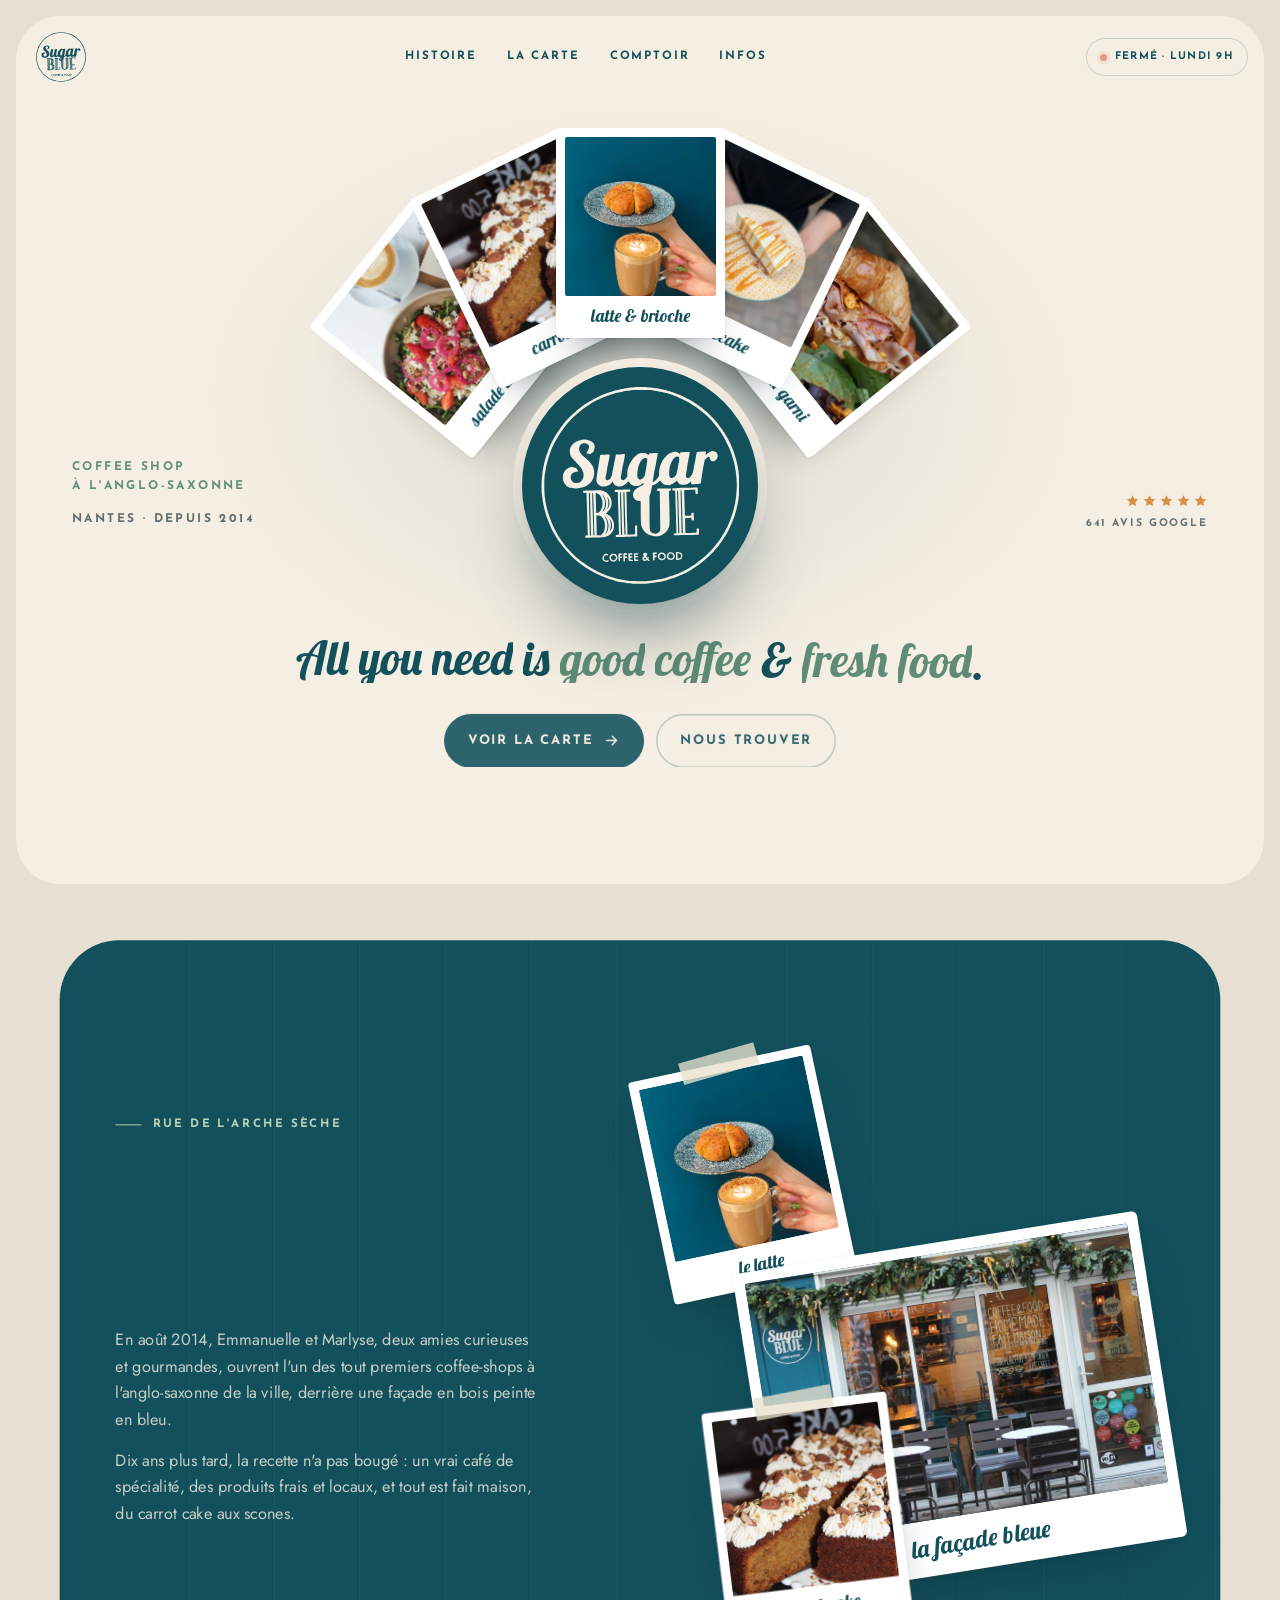
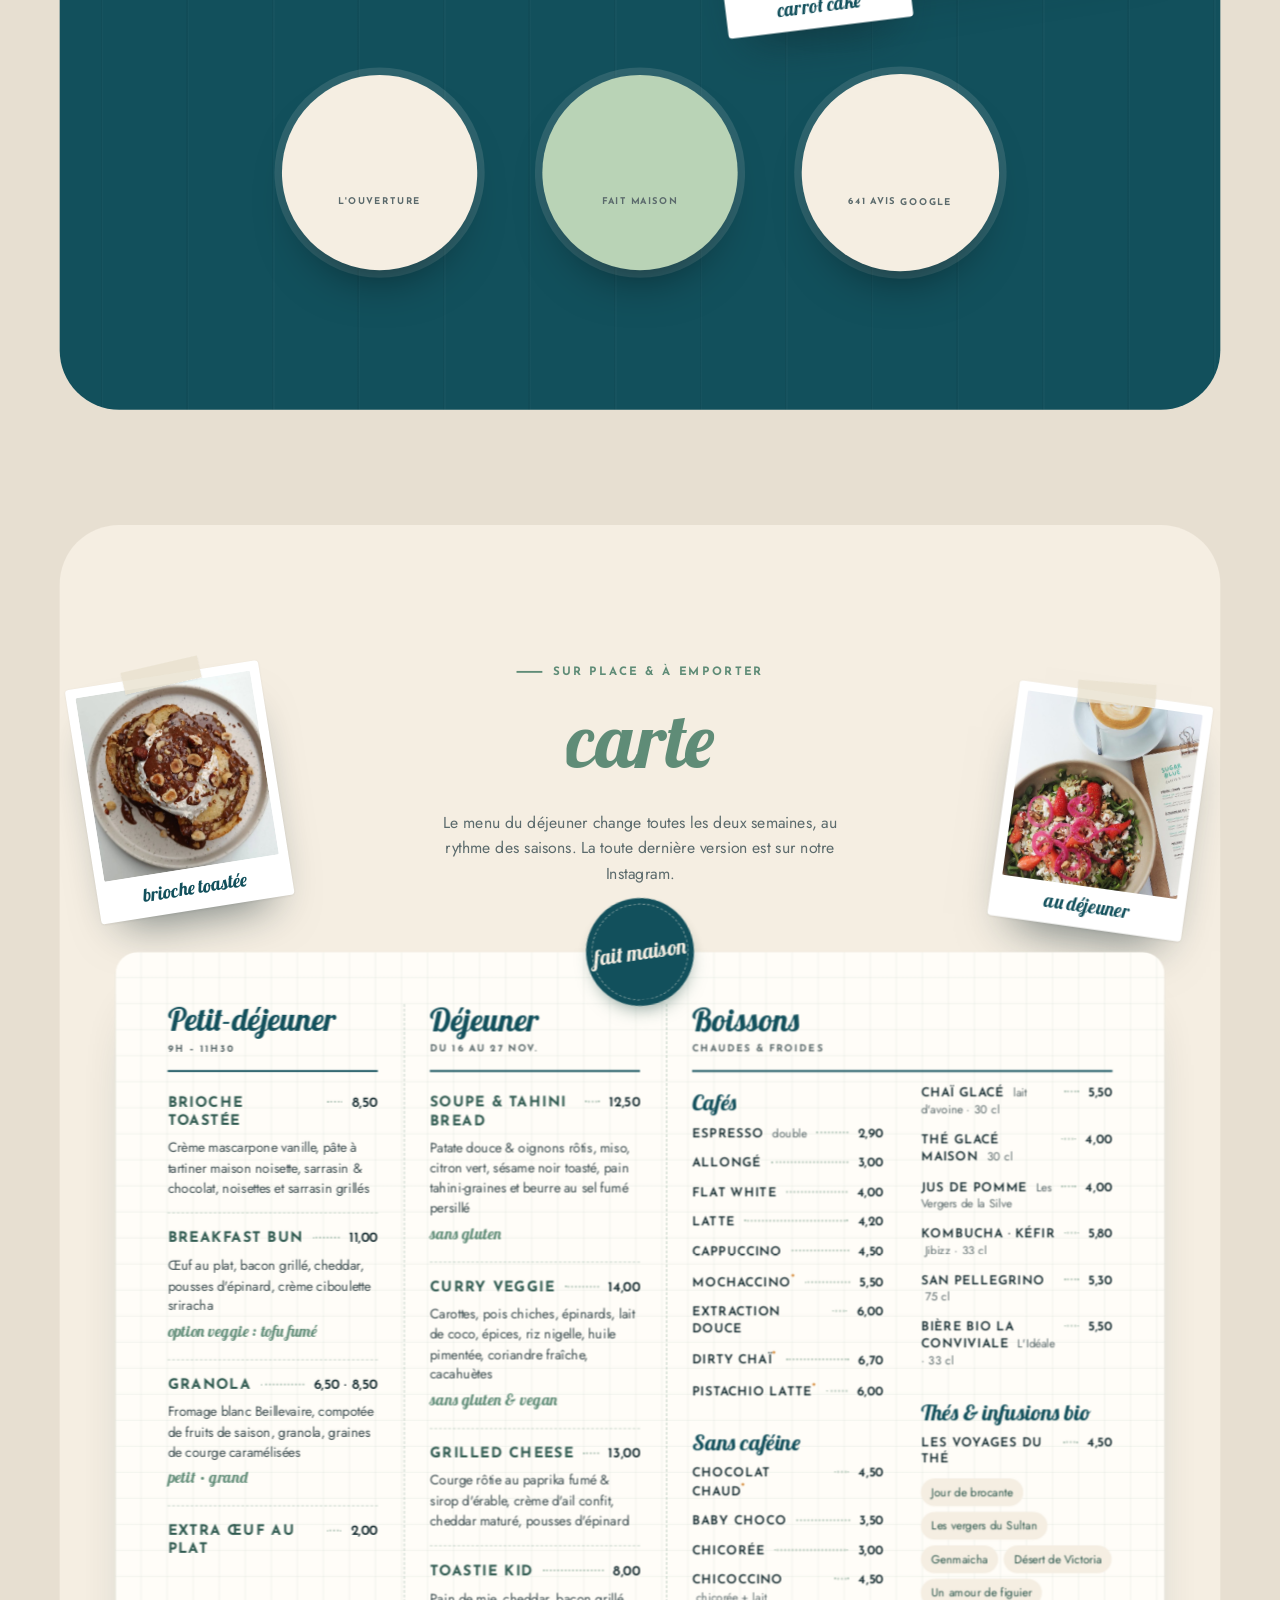
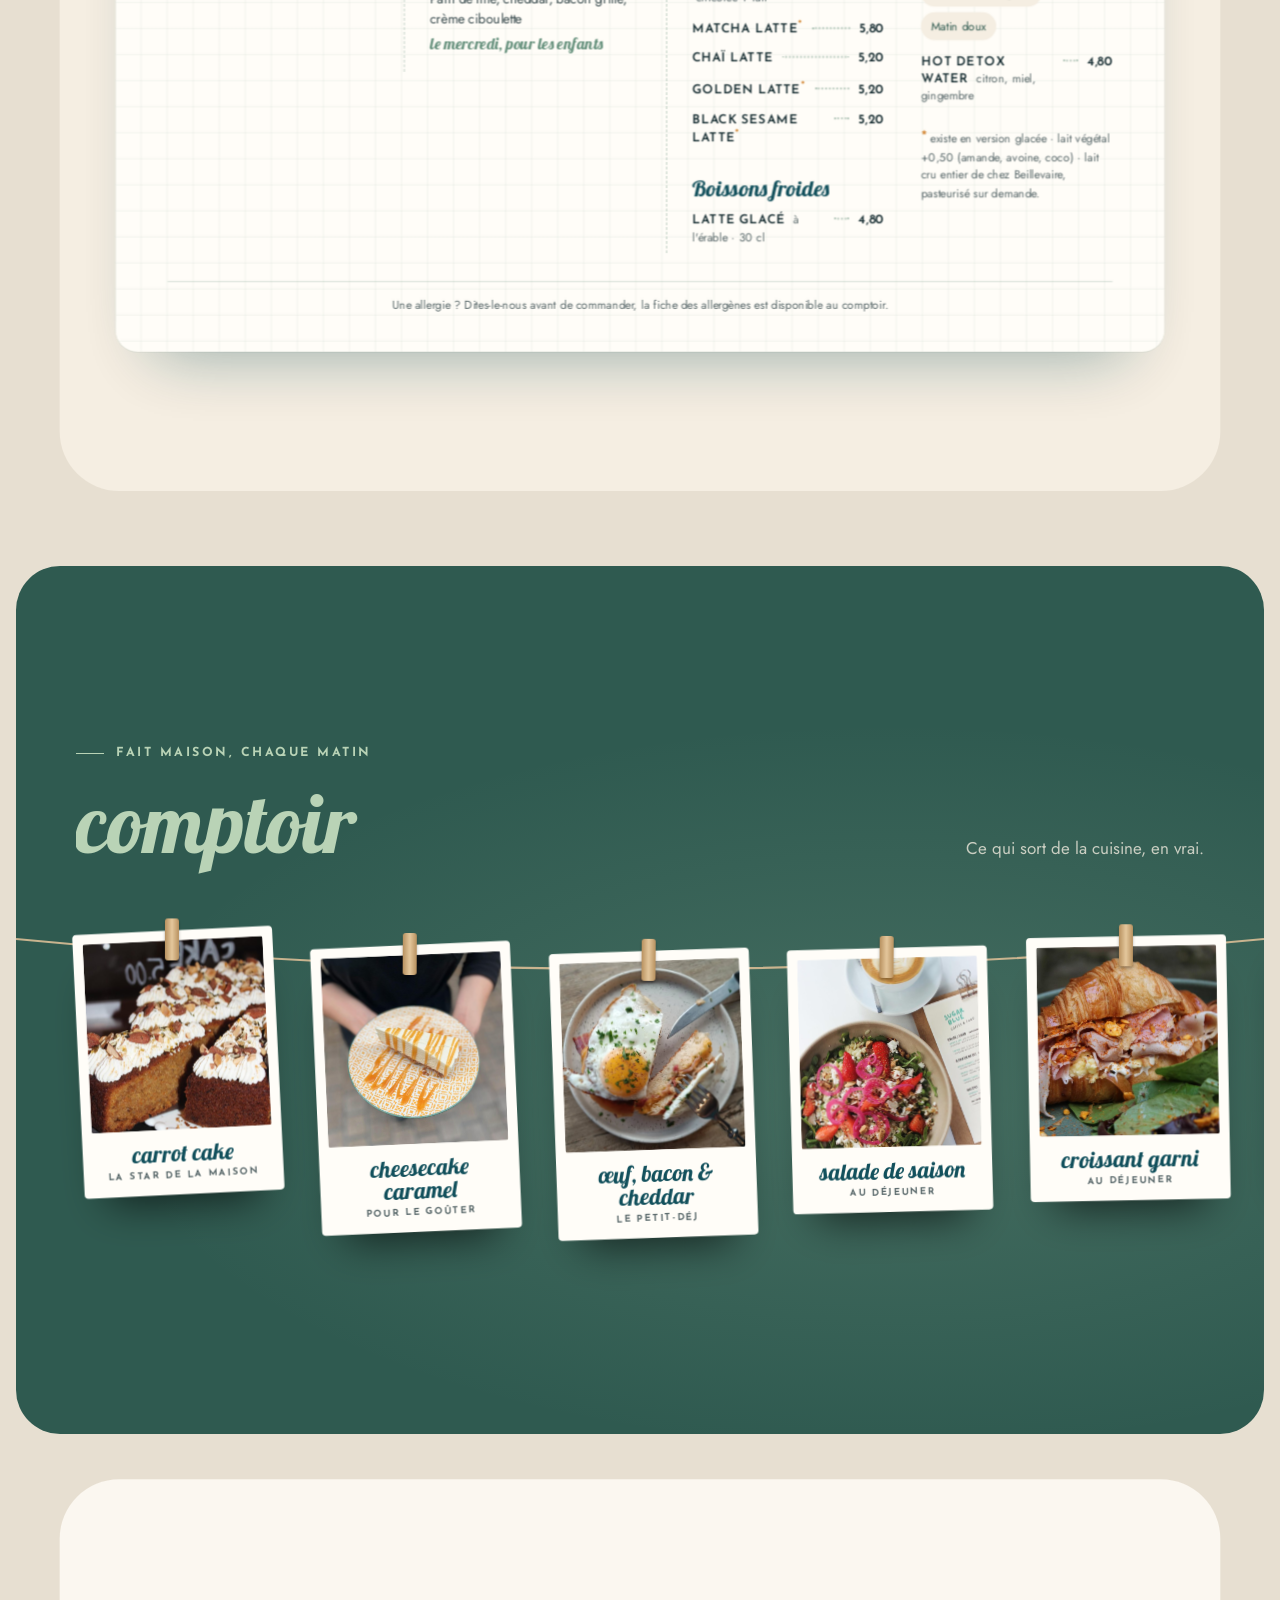
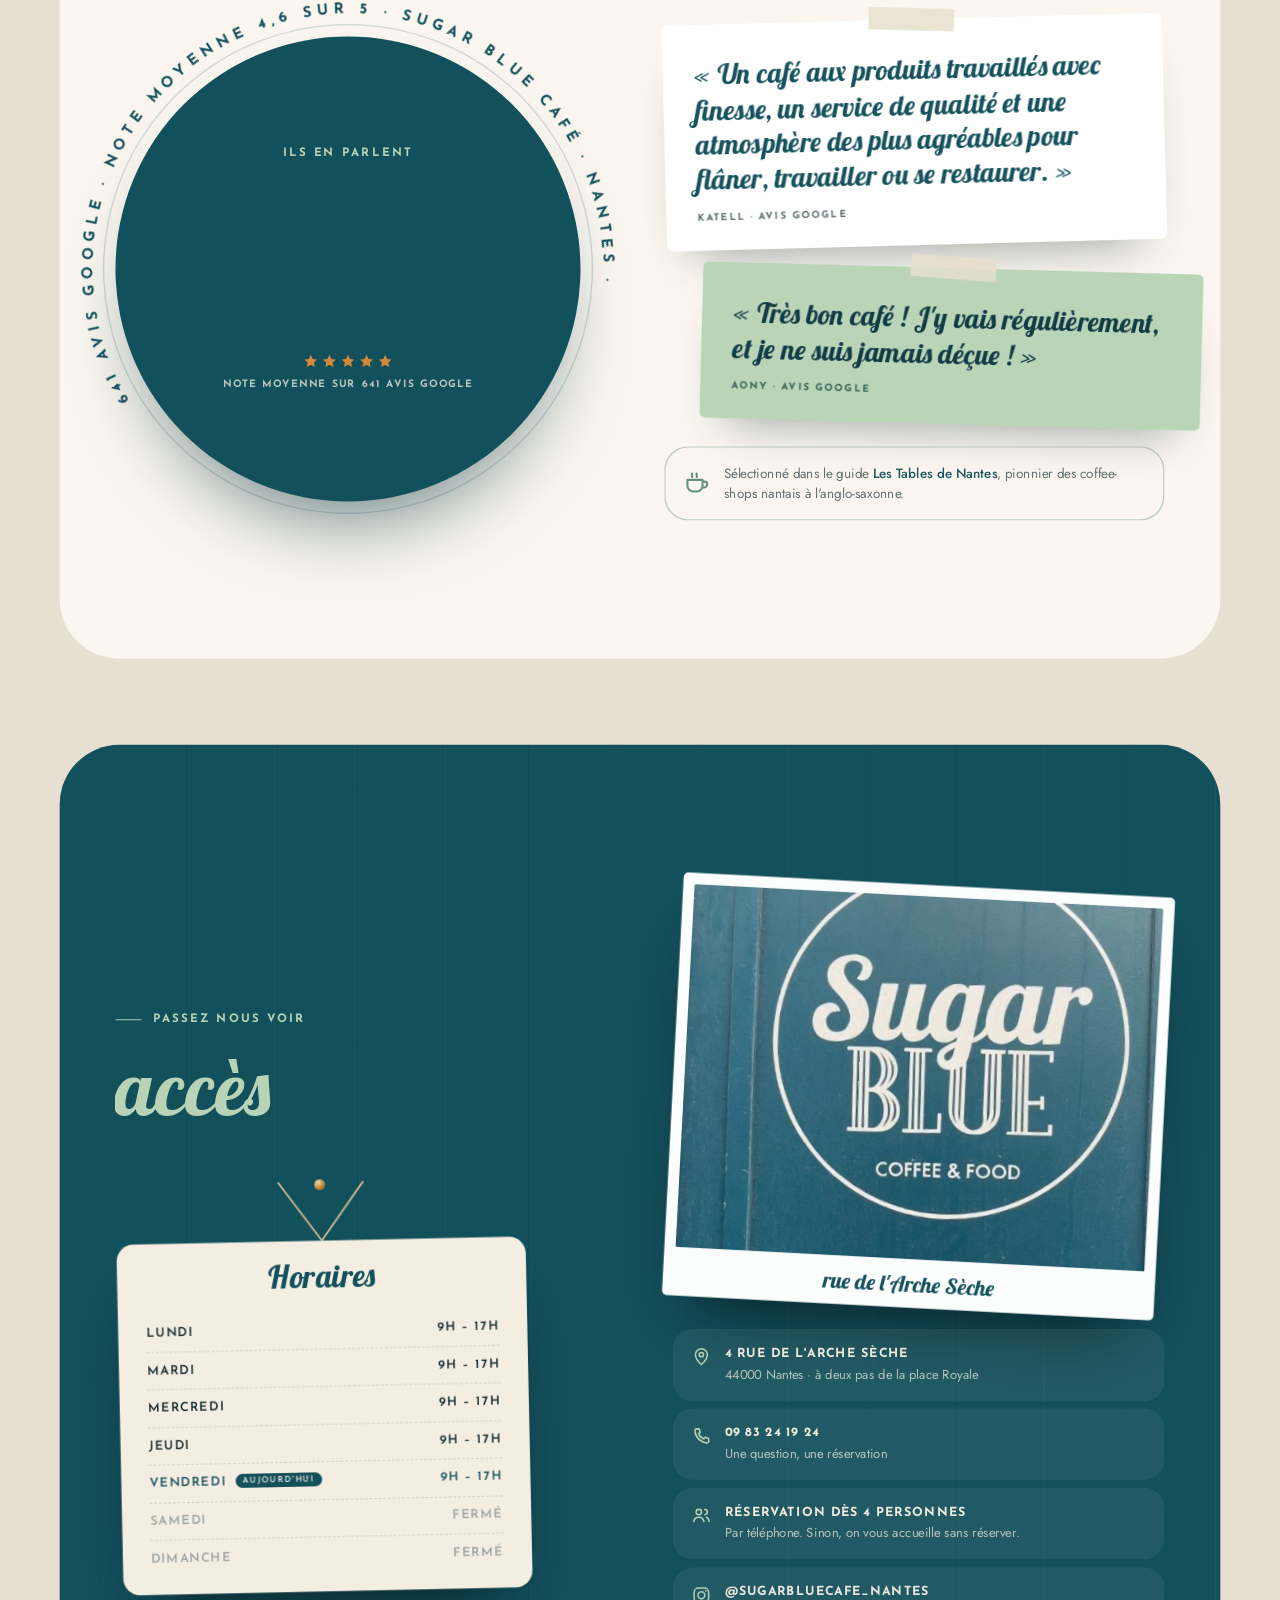
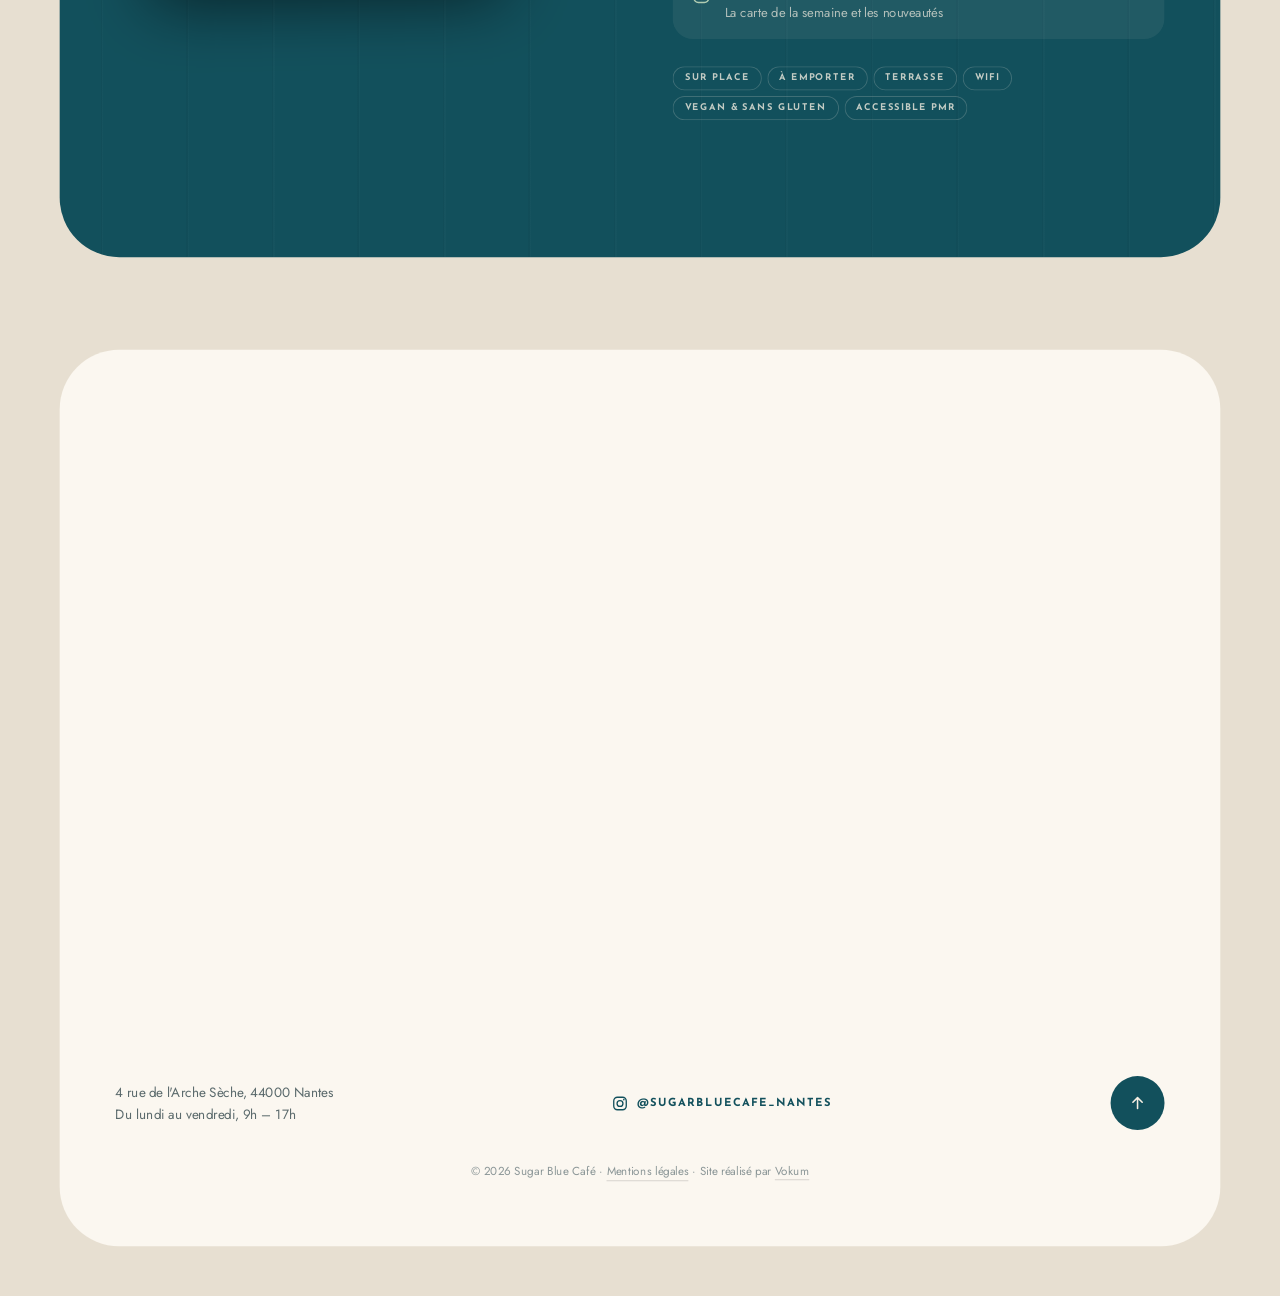
<file: index.html>
<!DOCTYPE html>
<html lang="fr">
<head>
<meta charset="utf-8">
<meta name="viewport" content="width=device-width, initial-scale=1">
<title>Sugar Blue Café — Coffee shop & brunch à Nantes depuis 2014</title>
<!-- OG:START -->
  <meta property="og:type" content="website">
  <meta property="og:site_name" content="Sugar Blue Café">
  <meta property="og:locale" content="fr_FR">
  <meta property="og:title" content="Sugar Blue Café — Coffee &amp; Food, Nantes">
  <meta property="og:description" content="All you need is good coffee &amp; fresh food. Fait maison depuis 2014, rue de l&#x27;Arche Sèche.">
  <meta property="og:url" content="https://sugar-blue.vercel.app/">
  <meta property="og:image" content="https://sugar-blue.vercel.app/og.jpg?v=3cf128dd">
  <meta property="og:image:secure_url" content="https://sugar-blue.vercel.app/og.jpg?v=3cf128dd">
  <meta property="og:image:type" content="image/jpeg">
  <meta property="og:image:width" content="1200">
  <meta property="og:image:height" content="630">
  <meta property="og:image:alt" content="Sugar Blue Café — aperçu du site">
  <meta name="twitter:card" content="summary_large_image">
  <meta name="twitter:title" content="Sugar Blue Café — Coffee &amp; Food, Nantes">
  <meta name="twitter:description" content="All you need is good coffee &amp; fresh food. Fait maison depuis 2014, rue de l&#x27;Arche Sèche.">
  <meta name="twitter:image" content="https://sugar-blue.vercel.app/og.jpg?v=3cf128dd">
<!-- OG:END -->
<meta name="description" content="Sugar Blue, coffee-shop à l'anglo-saxonne au 4 rue de l'Arche Sèche à Nantes depuis 2014. Café de spécialité, petit-déjeuner, déjeuner de saison et pâtisseries faites maison. Du lundi au vendredi, 9h–17h.">
<meta name="theme-color" content="#12505c">
<link rel="icon" href="favicon.svg" type="image/svg+xml">
<link rel="preload" href="fonts/lobster-latin-400-normal.woff2" as="font" type="font/woff2" crossorigin>
<link rel="preload" href="fonts/kumar-one-outline-latin-400-normal.woff2" as="font" type="font/woff2" crossorigin>
<link rel="preload" href="fonts/jost-latin-400-normal.woff2" as="font" type="font/woff2" crossorigin>
<link rel="stylesheet" href="css/style.css?v=51f9aa11">
<script type="application/ld+json">
{"@context":"https://schema.org","@type":"CafeOrCoffeeShop","name":"Sugar Blue Café","image":"img/devanture.jpg","telephone":"+33983241924","servesCuisine":["Café de spécialité","Brunch","Fait maison"],"priceRange":"10–20 €","address":{"@type":"PostalAddress","streetAddress":"4 rue de l'Arche Sèche","postalCode":"44000","addressLocality":"Nantes","addressCountry":"FR"},"geo":{"@type":"GeoCoordinates","latitude":47.2153281,"longitude":-1.5582419},"openingHoursSpecification":[{"@type":"OpeningHoursSpecification","dayOfWeek":["Monday","Tuesday","Wednesday","Thursday","Friday"],"opens":"09:00","closes":"17:00"}],"aggregateRating":{"@type":"AggregateRating","ratingValue":"4.6","reviewCount":"641"},"sameAs":["https://www.instagram.com/sugarbluecafe_nantes/"],"foundingDate":"2014"}
</script>
</head>
<body>

<svg width="0" height="0" style="position:absolute" aria-hidden="true">
  <symbol id="lg" viewBox="0 0 2102 2091"><path d="M990 2085C987 2085 979 2085 972 2084C949 2082 928 2080 920 2079C917 2078 909 2077 903 2076C890 2075 863 2070 856 2069C830 2064 799 2057 788 2054C784 2053 778 2052 776 2051C765 2048 708 2030 686 2022C648 2007 629 1999 603 1987C577 1975 580 1976 552 1961C528 1948 505 1934 494 1927C476 1916 455 1901 445 1894C439 1890 430 1884 426 1880C406 1867 397 1860 380 1845C373 1839 365 1832 364 1831C362 1830 353 1821 343 1812C333 1803 323 1793 319 1789C315 1786 310 1781 307 1778C305 1775 296 1766 289 1758C282 1750 271 1739 266 1733C261 1727 254 1719 251 1715C248 1712 243 1706 240 1702C236 1697 230 1689 225 1683C216 1672 203 1656 197 1647C192 1641 180 1623 170 1607C167 1602 161 1593 158 1588C154 1582 148 1572 145 1565C141 1559 136 1551 134 1548C125 1533 92 1462 82 1434C79 1427 75 1416 72 1409C69 1402 66 1393 64 1388C63 1384 60 1376 58 1371C54 1362 50 1349 42 1319C38 1301 35 1290 32 1279C32 1275 30 1269 29 1266C28 1260 25 1246 22 1228C21 1222 19 1213 19 1208C17 1200 16 1193 14 1176C13 1171 12 1161 11 1154C8 1133 7 1110 6 1061C6 1009 7 979 12 946C12 939 13 931 14 927C15 912 19 880 24 859C25 855 26 848 27 844C31 822 46 760 51 747C52 744 54 739 55 735C58 725 70 691 78 670C82 661 89 642 99 619C107 602 133 552 136 547C137 547 140 542 143 536C153 517 181 474 188 464C190 462 193 457 196 453C208 435 214 427 216 423C218 421 221 417 223 414C226 411 232 403 237 396C243 389 249 382 250 380C251 378 255 374 258 370C262 366 267 361 270 357C275 350 314 311 315 311C316 311 323 304 332 296C352 277 369 262 374 258C376 257 381 253 384 249C388 246 393 242 395 241C396 239 402 235 407 230C413 226 419 221 422 219C435 209 439 206 447 201C456 195 481 178 494 170C498 167 504 163 508 161C518 154 535 144 554 134C571 125 618 102 628 97C634 95 642 91 646 89C658 84 675 77 679 76C680 76 682 75 684 74C688 72 748 52 761 49C765 48 770 46 772 45C783 42 818 34 832 31C841 29 851 27 854 27C858 26 864 25 868 24C871 23 878 22 883 21C888 20 896 18 901 18C906 17 913 16 916 15C924 14 946 11 962 10C1004 6 1091 5 1122 8C1161 11 1180 13 1192 15C1193 15 1198 15 1203 16C1218 17 1245 22 1264 26C1301 34 1324 39 1338 44C1339 45 1344 46 1348 47C1352 48 1358 50 1362 51C1365 52 1371 54 1376 56C1385 58 1387 59 1397 62C1400 63 1404 65 1406 65C1409 66 1417 69 1440 78C1450 82 1471 90 1475 92C1477 93 1499 103 1522 115C1559 133 1590 150 1598 156C1599 157 1604 160 1608 162C1612 164 1616 167 1617 168C1618 168 1621 171 1625 173C1629 175 1633 178 1635 179C1637 181 1641 184 1643 185C1650 189 1669 202 1673 206C1675 207 1680 211 1684 214C1688 216 1694 221 1697 223C1699 226 1703 228 1704 229C1706 230 1712 235 1726 247C1730 250 1736 255 1740 258C1744 261 1752 268 1758 274C1764 279 1771 285 1773 288C1776 290 1784 298 1791 306C1798 314 1808 324 1812 328C1824 340 1837 355 1845 364C1848 368 1852 373 1854 374C1856 376 1858 379 1860 381C1861 384 1865 388 1867 391C1870 395 1875 401 1879 406C1891 422 1904 439 1908 445C1910 448 1914 453 1916 456C1918 459 1922 464 1924 467C1925 470 1928 474 1930 477C1932 480 1935 485 1937 487C1938 489 1941 495 1943 498C1946 502 1948 506 1948 507C1948 507 1950 511 1953 515C1955 518 1958 524 1960 526C1961 529 1963 533 1964 534C1970 542 1994 587 1998 598C2000 602 2003 607 2003 608C2004 610 2006 614 2007 618C2009 621 2011 628 2013 632C2015 637 2018 642 2018 645C2019 648 2020 651 2021 651C2022 653 2028 668 2031 677C2032 681 2034 687 2036 691C2038 695 2040 703 2042 708C2044 714 2046 721 2047 724C2049 730 2058 757 2063 775C2064 778 2066 786 2067 793C2069 800 2071 808 2072 812C2072 816 2074 820 2074 822C2075 825 2076 831 2077 836C2079 847 2081 855 2084 874C2085 881 2087 890 2088 894C2088 898 2089 904 2089 908C2089 912 2090 923 2091 932C2091 940 2093 952 2093 958C2093 964 2094 975 2095 982C2097 1005 2097 1097 2095 1122C2094 1134 2092 1145 2092 1149C2091 1153 2091 1160 2090 1166C2089 1172 2089 1178 2088 1178C2088 1179 2087 1184 2087 1190C2086 1196 2084 1206 2083 1212C2082 1218 2080 1230 2078 1240C2076 1250 2075 1258 2074 1258C2074 1259 2072 1266 2070 1275C2066 1295 2063 1310 2060 1320C2058 1324 2057 1329 2056 1331C2056 1333 2054 1339 2052 1344C2051 1350 2048 1358 2047 1363C2038 1391 2003 1478 1995 1491C1994 1493 1992 1498 1990 1502C1987 1510 1969 1543 1963 1552C1961 1556 1957 1562 1955 1567C1949 1577 1927 1611 1918 1624C1917 1625 1913 1632 1909 1638C1904 1644 1900 1651 1899 1652C1897 1654 1894 1659 1892 1662C1889 1666 1883 1674 1879 1679C1875 1684 1870 1690 1868 1692C1867 1694 1863 1699 1860 1702C1857 1706 1853 1710 1852 1712C1849 1716 1842 1723 1828 1740C1813 1755 1774 1794 1753 1813C1725 1838 1698 1861 1692 1865C1689 1867 1681 1873 1673 1880C1670 1882 1666 1885 1664 1886C1662 1888 1647 1897 1632 1908C1590 1935 1581 1941 1562 1951C1555 1954 1548 1958 1547 1959C1543 1962 1495 1986 1489 1988C1486 1989 1481 1991 1477 1993C1471 1996 1463 2000 1454 2003C1453 2003 1447 2006 1442 2007C1433 2011 1427 2013 1401 2023C1375 2032 1357 2038 1334 2045C1330 2046 1325 2048 1322 2049C1317 2050 1297 2055 1284 2058C1278 2059 1269 2061 1263 2063C1257 2064 1247 2066 1240 2067C1234 2068 1220 2070 1210 2072C1180 2077 1153 2080 1129 2082C1120 2083 1107 2084 1100 2084C1087 2085 998 2086 990 2085ZM1082 2058C1120 2056 1154 2053 1162 2052C1177 2049 1200 2046 1208 2045C1213 2044 1220 2043 1222 2043C1224 2042 1231 2041 1236 2040C1254 2038 1289 2030 1316 2023C1350 2014 1401 1996 1428 1985C1435 1982 1443 1979 1445 1978C1453 1975 1484 1960 1497 1954C1503 1951 1515 1945 1522 1941C1542 1932 1566 1918 1576 1912C1580 1909 1587 1904 1593 1900C1599 1897 1607 1891 1612 1888C1616 1885 1623 1880 1628 1877C1632 1874 1638 1870 1642 1868C1645 1865 1651 1861 1655 1858C1667 1850 1703 1821 1718 1808C1721 1805 1729 1798 1735 1793C1750 1779 1789 1741 1804 1724C1822 1705 1843 1680 1860 1657C1864 1651 1869 1646 1869 1646C1869 1645 1872 1641 1876 1637C1879 1632 1883 1627 1885 1624C1890 1617 1897 1606 1909 1587C1914 1580 1936 1542 1950 1518C1953 1513 1956 1507 1958 1504C1961 1499 1983 1453 1987 1442C1988 1439 1991 1432 1994 1426C1996 1419 1999 1412 2000 1410C2001 1407 2003 1401 2005 1396C2015 1370 2027 1332 2031 1316C2038 1290 2042 1275 2045 1262C2047 1254 2049 1245 2049 1243C2050 1241 2051 1233 2052 1227C2053 1221 2055 1209 2056 1200C2058 1192 2059 1184 2059 1181C2059 1179 2059 1176 2060 1174C2061 1172 2061 1165 2062 1159C2063 1153 2064 1142 2064 1134C2068 1101 2070 1051 2069 1025C2068 1015 2068 997 2067 985C2066 973 2066 960 2065 956C2064 952 2063 940 2062 929C2059 905 2057 886 2053 868C2049 845 2048 841 2042 810C2041 807 2039 799 2038 794C2036 790 2034 781 2033 776C2031 772 2029 765 2028 762C2027 758 2024 749 2021 740C2019 731 2016 723 2016 721C2015 719 2013 714 2012 710C2009 701 2003 685 2001 678C1998 670 1984 638 1978 626C1965 599 1944 557 1939 548C1936 543 1930 533 1926 526C1920 514 1908 496 1899 483C1897 480 1895 476 1894 475C1893 474 1891 470 1889 468C1887 466 1885 462 1884 461C1883 460 1881 456 1878 453C1876 450 1870 443 1866 437C1861 431 1853 420 1848 414C1842 407 1837 400 1836 399C1835 397 1831 393 1827 389C1824 385 1816 377 1811 370C1795 351 1736 292 1727 286C1725 285 1719 281 1714 276C1709 272 1703 267 1700 265C1697 262 1692 258 1688 255C1685 252 1680 248 1676 245C1672 243 1666 238 1662 235C1658 231 1653 228 1652 226C1650 225 1647 224 1646 222C1643 220 1631 212 1626 209C1625 208 1618 204 1611 200C1590 186 1586 183 1579 179C1570 173 1557 165 1544 159C1538 155 1531 152 1529 150C1525 148 1491 131 1466 120C1451 112 1426 102 1416 99C1412 98 1408 96 1406 95C1403 94 1394 91 1384 87C1374 84 1364 81 1362 80C1359 79 1356 78 1354 78C1353 78 1350 77 1349 77C1342 74 1298 63 1281 59C1278 59 1271 57 1266 56C1261 55 1250 53 1242 52C1234 50 1224 48 1220 48C1213 46 1202 44 1182 42C1176 41 1161 39 1149 38C1129 36 1120 36 1062 36C999 36 974 36 956 39C952 39 944 40 938 41C931 42 923 43 918 44C913 44 906 45 902 46C891 48 881 50 876 51C874 52 866 54 860 55C853 56 845 58 842 58C840 59 835 60 832 61C823 62 789 69 784 71C780 73 770 76 762 78C753 80 744 82 719 91C692 100 687 102 654 115C641 120 623 129 599 141C561 160 543 170 520 186C516 188 510 192 507 194C502 196 489 204 480 211C479 212 472 217 465 221C446 234 444 236 426 250C357 304 300 361 255 420C238 444 213 478 210 484C208 485 202 495 195 506C188 516 181 527 179 530C178 532 173 540 169 548C153 574 152 577 145 590C126 629 112 660 101 690C94 708 78 756 73 776C71 781 69 788 68 792C67 796 66 800 65 802C65 805 63 813 59 828C56 837 53 854 52 862C52 865 50 872 50 877C49 882 48 889 47 893C43 920 43 916 39 949C35 981 34 1046 37 1118C38 1144 38 1146 45 1196C46 1210 51 1237 54 1248C54 1251 56 1258 57 1264C59 1271 61 1279 62 1284C63 1288 65 1295 66 1300C71 1322 87 1370 98 1400C107 1422 113 1438 125 1466C129 1477 140 1499 146 1510C149 1516 154 1526 158 1533C161 1540 168 1553 174 1563C183 1578 188 1586 205 1611C208 1616 216 1626 222 1635C228 1644 235 1652 237 1655C242 1663 256 1682 266 1694C292 1726 343 1779 373 1804C377 1808 384 1814 386 1816C389 1819 394 1823 397 1825C400 1828 409 1834 415 1840C422 1845 430 1851 432 1852C434 1854 437 1856 440 1858C442 1859 450 1865 458 1871C467 1876 480 1885 488 1891C496 1896 504 1902 506 1903C526 1916 534 1921 546 1927C553 1931 564 1937 570 1940C593 1953 624 1968 644 1977C648 1978 656 1981 662 1984C686 1994 716 2005 750 2015C784 2025 827 2036 858 2042C908 2052 920 2053 962 2056C1019 2059 1051 2060 1082 2058ZM1194 1581C1171 1579 1149 1573 1134 1565C1126 1560 1116 1553 1110 1548C1087 1530 1066 1498 1060 1470C1056 1449 1054 1404 1054 1301C1054 1220 1053 1215 1052 1213C1050 1212 1048 1211 1039 1211C1017 1209 1000 1201 987 1186C981 1178 978 1172 975 1161C972 1151 971 1145 973 1133C977 1111 988 1095 1010 1079C1032 1063 1062 1046 1073 1043C1079 1041 1081 1039 1081 1032C1082 1029 1082 1025 1083 1024C1083 1022 1083 1021 1082 1020C1080 1019 1079 1019 1076 1022C1070 1028 1055 1039 1052 1040C1045 1043 1043 1044 1040 1046C1037 1048 1022 1051 1011 1052C993 1054 971 1048 957 1039C948 1033 937 1021 931 1010C927 1004 924 1000 923 1000C923 1000 918 1005 913 1011C893 1034 874 1046 848 1053C838 1056 834 1056 824 1056C811 1056 806 1055 793 1049C782 1044 770 1032 765 1021C763 1017 761 1012 761 1011C761 1008 759 1005 757 1005C757 1005 755 1007 753 1010C747 1019 739 1028 728 1036C711 1048 694 1055 672 1057C653 1059 638 1057 624 1049C602 1036 590 1019 586 995C585 984 585 975 589 952C590 944 592 934 592 930C593 925 595 916 595 910C596 905 598 892 600 881C602 870 603 861 604 860C604 858 605 852 606 845C607 838 609 824 611 814C613 805 615 789 617 780C622 744 623 738 624 732C627 723 629 722 640 722C645 722 659 721 672 721C702 718 722 719 724 721C726 722 727 729 725 735C725 738 723 745 722 752C718 777 716 786 714 792C713 796 712 802 711 806C710 810 709 817 708 822C705 835 699 865 698 878C694 900 694 902 692 912C691 917 689 925 689 929C688 933 686 941 685 946C682 960 682 977 685 982C687 987 692 990 698 990C703 991 704 991 712 987C721 982 730 975 737 966C742 959 748 941 753 916C755 904 757 891 758 886C761 873 763 864 769 832C771 822 774 807 776 798C779 783 782 766 784 758C784 755 785 750 785 747C786 744 787 738 788 733C790 723 791 719 794 719C797 718 822 717 859 715C883 714 884 714 886 716C888 718 888 721 885 738C884 744 883 750 883 752C882 755 878 777 876 786C874 793 872 802 869 821C867 828 865 841 863 848C861 856 860 866 859 870C858 873 857 880 856 884C855 894 846 945 845 956C843 974 844 977 853 984C858 987 859 987 865 987C876 987 884 983 896 971C901 966 906 959 908 957L912 952L912 927C912 913 912 899 913 894C914 884 920 863 924 851C931 828 949 795 964 774C985 743 1009 722 1039 709C1048 705 1051 705 1062 703C1076 702 1093 702 1102 705C1110 707 1123 714 1130 720C1133 723 1135 725 1136 725C1136 724 1137 721 1138 718C1140 708 1141 707 1154 707C1160 706 1169 705 1175 705C1181 704 1195 704 1207 703C1225 702 1228 702 1231 703C1235 705 1235 707 1233 715C1233 718 1231 729 1229 739C1227 749 1225 761 1224 766C1220 785 1214 820 1212 833C1211 840 1209 848 1206 862C1203 873 1200 887 1199 894C1198 897 1197 903 1197 906C1197 908 1195 916 1194 922C1193 928 1191 943 1189 954C1187 966 1185 980 1184 985C1184 990 1182 997 1182 1001C1180 1008 1180 1010 1182 1010C1183 1010 1194 1003 1202 998C1212 991 1228 975 1235 964C1248 945 1247 946 1247 930C1247 907 1251 870 1255 856C1260 834 1276 799 1288 777C1299 760 1324 732 1339 720C1354 709 1381 697 1398 692C1409 690 1425 689 1433 691C1442 694 1455 701 1462 708C1470 715 1471 714 1471 705C1471 701 1471 698 1472 697C1476 694 1509 692 1548 692C1567 692 1569 692 1570 694C1573 696 1572 702 1569 716C1568 722 1566 730 1566 734C1565 738 1564 743 1564 746C1562 751 1560 765 1555 789C1555 794 1553 804 1551 811C1547 834 1543 861 1540 884C1539 887 1538 894 1537 898C1535 914 1531 940 1531 945C1531 952 1534 958 1540 963C1544 966 1548 967 1556 967C1564 966 1570 963 1581 951C1591 940 1594 935 1601 920C1604 912 1609 893 1610 885C1610 882 1612 871 1614 860C1616 850 1619 837 1620 830C1621 824 1622 819 1623 818C1623 817 1624 814 1624 812C1624 809 1626 801 1627 794C1631 779 1633 765 1637 740C1639 728 1641 717 1642 716C1642 714 1643 709 1644 705C1646 694 1647 692 1651 691C1657 689 1710 686 1740 686C1743 686 1745 689 1745 693C1745 697 1742 712 1740 719C1739 723 1742 722 1750 715C1761 704 1764 702 1775 696C1797 684 1811 680 1827 683C1839 685 1844 688 1851 695C1860 704 1864 711 1866 723L1868 733L1866 742C1861 764 1850 780 1834 786C1822 791 1817 792 1811 790C1794 786 1787 777 1785 758C1785 749 1782 746 1775 744C1771 743 1770 743 1767 745C1758 749 1748 757 1739 765C1731 773 1730 774 1729 778C1729 781 1727 789 1726 798C1724 807 1722 816 1722 819C1721 822 1720 827 1719 830C1719 835 1716 848 1713 862C1712 870 1708 894 1706 906C1705 911 1704 918 1703 920C1703 923 1702 929 1701 934C1701 939 1700 946 1699 950C1697 962 1695 979 1693 994C1693 1002 1691 1010 1691 1012C1691 1014 1690 1017 1689 1019C1688 1025 1685 1026 1670 1027C1662 1028 1653 1029 1650 1030C1646 1031 1632 1031 1618 1032C1592 1032 1591 1032 1589 1030L1586 1028L1587 1017C1587 1008 1587 1006 1586 1005C1585 1004 1582 1006 1576 1011C1561 1024 1547 1032 1530 1036C1520 1039 1500 1039 1490 1037C1468 1032 1465 1030 1457 1024C1451 1018 1445 1010 1442 1002C1440 999 1438 996 1437 996C1436 996 1432 1000 1426 1005C1410 1021 1385 1035 1364 1040C1353 1043 1340 1044 1328 1042C1319 1041 1302 1035 1296 1032C1285 1027 1270 1011 1264 999C1262 996 1260 993 1260 992C1259 992 1256 995 1253 998C1244 1007 1231 1018 1222 1024C1213 1029 1200 1036 1196 1037C1195 1038 1191 1039 1187 1041C1184 1042 1180 1043 1179 1043C1175 1043 1174 1046 1171 1066C1169 1076 1167 1086 1167 1088C1166 1091 1166 1094 1161 1114C1158 1127 1152 1144 1149 1151L1146 1157L1146 1203C1147 1274 1148 1441 1148 1475C1149 1518 1150 1523 1163 1537C1176 1549 1194 1556 1209 1555C1231 1553 1247 1542 1256 1523L1260 1514L1260 1492C1260 1480 1260 1441 1259 1407C1259 1373 1258 1301 1257 1248C1256 1137 1255 1108 1254 1106C1253 1105 1249 1105 1242 1105C1227 1105 1227 1105 1227 1091C1227 1083 1227 1081 1229 1080C1231 1078 1249 1077 1316 1077L1370 1077L1372 1079C1374 1082 1375 1092 1373 1096C1371 1099 1369 1100 1361 1101C1357 1101 1355 1102 1354 1103C1352 1105 1353 1136 1355 1198C1356 1240 1358 1312 1359 1387C1359 1441 1359 1451 1358 1460C1355 1480 1343 1508 1332 1523C1326 1530 1309 1547 1301 1554C1292 1561 1271 1572 1260 1576C1245 1581 1217 1583 1194 1581ZM358 1077C342 1076 330 1074 317 1071C297 1066 294 1065 283 1058C275 1054 271 1051 265 1045C261 1040 256 1034 254 1031C252 1028 250 1024 248 1022C242 1013 235 991 232 976C229 956 233 927 241 912C249 897 254 889 264 880C273 871 275 870 286 864C308 853 321 851 339 852C355 853 367 858 375 866C382 873 388 884 390 892C391 897 391 897 389 899C388 900 385 901 380 901C377 901 369 902 362 903C348 906 340 910 330 919C315 935 310 953 315 973C320 994 329 1006 345 1014C353 1018 356 1019 365 1020C374 1021 377 1021 385 1020C399 1018 412 1013 422 1005C427 1001 432 993 439 980C448 963 450 954 450 938C450 914 444 895 426 864C415 846 406 836 370 799C351 779 332 760 329 755C321 745 312 730 311 725C311 723 309 717 308 712C303 697 303 667 308 655C309 653 310 650 310 648C311 644 320 630 328 618C334 611 353 595 362 589C376 580 397 572 417 568C439 562 440 562 449 561C465 559 480 560 493 564C521 571 529 575 545 589C553 595 562 610 565 621C570 637 567 661 557 681C551 693 545 699 536 705C526 711 521 713 508 713C497 713 497 713 489 709C479 703 477 702 482 696C490 685 495 677 499 667C510 642 511 632 500 616C498 612 495 610 490 607C478 601 474 600 460 599C449 599 448 599 440 602C429 606 427 607 420 614C415 619 413 622 409 629C405 639 403 646 403 660C403 675 405 680 422 708C428 718 436 728 442 732C445 734 450 738 454 741C502 782 522 801 536 824C541 831 551 851 551 854C551 855 552 858 554 862C557 870 562 893 562 906C563 916 562 930 560 938C554 965 551 972 546 983C533 1008 519 1024 494 1041C483 1050 458 1061 442 1065C414 1073 398 1076 378 1077C370 1078 363 1078 362 1078C362 1078 360 1078 358 1077ZM1064 977C1070 973 1074 971 1080 964C1091 953 1096 943 1099 929C1100 927 1101 921 1101 918C1102 914 1104 901 1106 889C1108 877 1111 863 1111 858C1112 854 1114 845 1114 840C1115 835 1117 826 1117 822C1121 801 1123 783 1123 774C1123 766 1123 764 1121 762C1118 758 1114 756 1106 755C1085 752 1068 765 1050 796C1037 820 1025 857 1022 886C1021 889 1020 896 1019 901C1019 906 1018 918 1018 928C1018 942 1018 947 1019 953C1023 967 1028 975 1036 979C1041 982 1043 982 1048 982C1054 982 1056 981 1064 977ZM1399 962C1403 960 1409 956 1412 953C1421 946 1429 933 1432 922C1436 910 1438 899 1439 894C1440 887 1441 881 1445 860C1446 855 1448 845 1449 839C1450 833 1451 827 1452 826C1452 825 1456 805 1459 787C1461 775 1461 755 1460 751C1455 739 1438 736 1423 745C1408 752 1397 766 1383 793C1373 812 1370 819 1363 844C1356 868 1355 882 1355 914L1355 938L1358 947C1362 958 1363 961 1370 964C1375 967 1376 967 1383 967C1390 966 1392 966 1399 962ZM469 1596C467 1595 467 1593 467 1586C467 1575 468 1575 482 1574C490 1574 494 1574 495 1573C496 1572 496 1569 495 1562C494 1551 492 1507 491 1470C491 1454 490 1429 490 1414C489 1400 488 1373 488 1354C487 1318 486 1288 484 1232C483 1216 483 1185 482 1165C481 1129 481 1127 479 1125C478 1123 476 1123 464 1124C452 1125 450 1125 448 1123C446 1121 445 1120 445 1114C445 1107 445 1106 447 1104C449 1102 456 1101 500 1100C530 1100 577 1098 604 1097C617 1096 638 1098 649 1101C662 1104 680 1113 689 1119C705 1130 724 1153 733 1170C738 1180 744 1199 746 1214C749 1232 743 1268 735 1285C724 1305 701 1333 690 1339C686 1341 687 1344 694 1347C698 1348 704 1352 708 1354C711 1357 716 1360 719 1361C725 1365 739 1379 744 1386C756 1401 761 1411 765 1426C771 1447 772 1454 772 1471C772 1492 770 1503 761 1523C757 1532 743 1550 732 1561C722 1571 719 1573 710 1578C698 1584 683 1589 670 1591C651 1595 609 1597 520 1598C472 1598 470 1598 469 1596ZM792 1588C790 1586 789 1575 791 1572C793 1568 793 1568 809 1567C817 1567 822 1566 823 1566C824 1564 824 1555 823 1512C822 1484 822 1446 821 1429C820 1412 820 1381 819 1360C818 1340 818 1313 817 1300C815 1258 814 1214 813 1166C813 1136 812 1117 812 1116C811 1115 807 1115 797 1115C789 1115 782 1115 781 1114C780 1113 778 1107 778 1100C778 1095 780 1093 787 1092C789 1092 813 1092 839 1091C865 1090 898 1090 913 1089L939 1089L941 1091C943 1094 943 1096 943 1101C943 1112 943 1112 923 1112C909 1112 907 1112 905 1114L903 1116L904 1146C905 1162 906 1200 906 1230C907 1308 910 1418 911 1454C912 1471 912 1502 913 1524C913 1570 912 1567 926 1565C931 1565 941 1564 949 1564C963 1563 987 1561 992 1560C993 1560 994 1559 994 1558C995 1558 995 1538 994 1515C993 1478 993 1472 995 1470C996 1468 997 1468 1005 1468C1011 1468 1014 1468 1015 1469C1016 1470 1016 1487 1016 1526L1017 1581L1015 1582C1013 1583 1007 1584 994 1584C920 1587 874 1588 857 1589C846 1590 827 1590 815 1590C795 1590 793 1590 792 1588ZM528 1574C529 1573 529 1569 529 1562C528 1548 526 1494 525 1436C525 1409 523 1365 523 1340C522 1314 521 1269 520 1240C518 1122 518 1127 516 1125C514 1124 509 1124 507 1127C506 1128 506 1139 507 1178C507 1205 508 1249 509 1276C510 1302 510 1340 511 1360C512 1404 514 1466 515 1527C516 1559 516 1573 517 1574C519 1575 526 1575 528 1574ZM561 1574C565 1572 565 1570 565 1559C563 1544 561 1475 559 1376C556 1230 552 1131 550 1127C549 1125 545 1125 543 1126C542 1127 542 1132 542 1152C542 1179 543 1240 545 1285C548 1370 551 1455 553 1540C553 1569 553 1571 555 1573C557 1575 557 1575 561 1574ZM617 1572C626 1571 628 1570 634 1568C640 1564 653 1552 658 1545C667 1531 674 1510 675 1487C677 1460 673 1434 665 1413C659 1400 648 1383 639 1376C634 1371 623 1366 615 1364C608 1363 588 1363 586 1364C585 1366 586 1403 588 1492C589 1516 589 1542 589 1552C589 1574 589 1574 600 1573C604 1573 612 1572 617 1572ZM1405 1572C1402 1569 1401 1557 1404 1555C1405 1554 1409 1553 1417 1553C1425 1552 1430 1552 1431 1551C1432 1549 1431 1529 1428 1448C1427 1434 1427 1411 1427 1398C1427 1384 1427 1363 1426 1350C1425 1327 1424 1290 1422 1238C1422 1225 1421 1189 1420 1159C1419 1120 1418 1102 1418 1101C1417 1100 1414 1100 1404 1100C1388 1101 1388 1101 1388 1088C1388 1080 1388 1078 1390 1077C1391 1076 1397 1075 1420 1075C1436 1074 1453 1074 1459 1073C1464 1072 1487 1072 1510 1071C1534 1070 1572 1069 1596 1069C1657 1067 1652 1067 1654 1070C1656 1073 1657 1074 1657 1103C1657 1138 1658 1136 1645 1137C1633 1138 1633 1138 1632 1115C1631 1094 1631 1092 1629 1092C1628 1091 1618 1092 1606 1092C1595 1093 1570 1093 1551 1094C1523 1095 1515 1096 1514 1097C1513 1098 1513 1100 1513 1107C1514 1112 1514 1138 1515 1166C1516 1194 1517 1226 1517 1236C1518 1248 1518 1275 1519 1298C1520 1345 1521 1362 1522 1364C1523 1365 1526 1365 1535 1365C1558 1365 1587 1363 1589 1362C1590 1361 1590 1359 1590 1351C1589 1340 1589 1338 1593 1336C1597 1334 1609 1334 1612 1337C1614 1339 1615 1348 1616 1389C1617 1408 1616 1412 1615 1413C1614 1415 1612 1415 1604 1415C1592 1415 1592 1415 1591 1400C1590 1388 1590 1387 1584 1387C1579 1388 1557 1390 1540 1391C1532 1391 1525 1392 1524 1392C1523 1393 1523 1397 1523 1407C1523 1426 1526 1538 1527 1543C1527 1545 1528 1547 1529 1548C1531 1550 1640 1546 1643 1543C1645 1542 1645 1532 1644 1517C1643 1508 1644 1503 1647 1502C1649 1501 1663 1500 1665 1500C1670 1501 1670 1504 1670 1534C1670 1560 1670 1561 1668 1563C1666 1565 1660 1566 1529 1569C1507 1569 1478 1570 1464 1571C1427 1573 1407 1573 1405 1572ZM856 1566C858 1564 858 1559 857 1514C854 1451 853 1422 853 1397C853 1373 853 1358 849 1270C849 1247 848 1204 847 1174C847 1141 846 1119 846 1118C844 1117 839 1117 837 1118C835 1121 836 1236 839 1312C840 1326 840 1362 841 1392C842 1422 842 1457 843 1470C843 1483 844 1509 844 1529C844 1560 844 1565 846 1566C848 1568 854 1569 856 1566ZM892 1566C893 1565 893 1562 893 1547C893 1537 893 1528 892 1528C892 1527 891 1481 889 1383C888 1359 887 1325 887 1309C886 1293 885 1256 884 1227C884 1198 883 1166 883 1156C882 1147 882 1134 882 1129C882 1118 881 1117 876 1117C874 1117 872 1118 871 1118C870 1120 870 1149 871 1178C872 1197 873 1242 875 1352C876 1421 878 1468 880 1512C880 1531 881 1552 882 1556C882 1562 882 1566 883 1566C885 1567 890 1567 892 1566ZM686 1552C692 1547 697 1539 700 1533C703 1527 708 1514 708 1508C709 1506 710 1501 711 1499C713 1492 714 1459 712 1448C708 1430 708 1427 700 1410C695 1396 676 1372 673 1375C673 1376 675 1380 678 1384C689 1400 693 1411 699 1434C701 1443 701 1447 702 1466C702 1489 702 1497 698 1511C694 1524 691 1533 685 1544C682 1550 680 1556 680 1556C680 1558 682 1557 686 1552ZM1460 1549C1462 1548 1462 1543 1461 1511C1459 1434 1458 1387 1457 1376C1456 1370 1456 1359 1456 1351C1456 1336 1455 1305 1452 1220C1452 1194 1450 1157 1450 1138C1449 1116 1448 1102 1448 1101C1446 1100 1441 1100 1439 1101C1438 1103 1439 1176 1441 1202C1442 1211 1442 1237 1443 1260C1444 1283 1444 1322 1445 1346C1446 1400 1448 1461 1449 1511C1449 1533 1450 1549 1450 1550C1452 1552 1458 1551 1460 1549ZM1497 1548C1499 1546 1499 1544 1498 1505C1497 1483 1497 1454 1496 1442C1495 1419 1494 1382 1492 1298C1491 1274 1490 1246 1490 1236C1489 1225 1489 1201 1488 1182C1486 1098 1486 1100 1484 1098C1483 1097 1479 1097 1477 1098C1476 1099 1476 1119 1477 1170C1479 1261 1481 1323 1482 1366C1484 1439 1485 1475 1486 1510C1486 1532 1487 1548 1487 1549C1489 1551 1495 1550 1497 1548ZM735 1520C747 1504 749 1498 750 1475C750 1461 750 1457 748 1447C747 1441 744 1432 742 1427C738 1417 727 1400 724 1400C722 1400 723 1403 727 1411C732 1423 737 1444 738 1457C738 1469 737 1489 735 1496C734 1499 732 1506 731 1510C730 1515 728 1521 727 1524C726 1527 725 1528 726 1529C728 1530 729 1529 735 1520ZM1101 1503C1092 1484 1092 1481 1091 1420C1090 1351 1087 1240 1086 1222C1086 1213 1085 1208 1085 1207C1083 1206 1078 1206 1076 1208C1075 1209 1075 1229 1076 1269C1077 1301 1077 1345 1077 1366C1077 1418 1078 1454 1081 1466C1083 1477 1086 1484 1091 1494C1095 1502 1102 1512 1103 1510C1103 1510 1102 1506 1101 1503ZM1316 1500C1321 1492 1328 1475 1330 1465C1332 1457 1332 1452 1332 1429C1332 1414 1332 1387 1331 1368C1330 1350 1330 1316 1329 1293C1326 1165 1325 1110 1323 1106C1323 1104 1318 1104 1316 1105C1314 1107 1315 1223 1320 1377C1323 1471 1322 1473 1311 1499C1307 1508 1310 1508 1316 1500ZM1127 1494C1125 1472 1123 1350 1123 1243C1123 1198 1123 1189 1121 1188C1120 1188 1112 1192 1111 1195C1111 1196 1111 1204 1111 1214C1112 1224 1112 1263 1113 1302C1113 1340 1114 1393 1114 1420C1115 1474 1115 1476 1124 1500C1124 1500 1125 1501 1126 1501C1127 1501 1127 1500 1127 1494ZM1289 1490C1291 1486 1293 1478 1295 1471L1297 1458L1297 1420C1295 1341 1294 1286 1293 1258C1292 1242 1292 1202 1291 1169C1291 1121 1290 1109 1289 1108C1287 1106 1280 1105 1278 1107C1277 1108 1277 1120 1278 1146C1279 1167 1279 1220 1280 1264C1280 1309 1281 1356 1281 1369C1282 1382 1282 1415 1283 1443C1284 1471 1284 1494 1285 1495C1285 1497 1287 1496 1289 1490ZM600 1334C607 1333 612 1330 619 1323C624 1319 628 1314 631 1308C640 1293 642 1287 647 1266C650 1253 651 1230 649 1216C644 1186 632 1160 618 1145C612 1138 589 1125 582 1125C577 1125 577 1121 581 1234C581 1252 582 1281 582 1300C583 1325 583 1334 584 1335C585 1337 590 1337 600 1334ZM667 1308C686 1279 692 1244 683 1204C679 1182 666 1158 653 1143C647 1137 645 1138 649 1144C653 1150 666 1175 668 1184C670 1188 672 1198 674 1205C676 1217 676 1220 676 1237C675 1266 671 1282 657 1308C653 1316 650 1323 650 1324C651 1326 661 1317 667 1308ZM707 1289C711 1282 717 1267 721 1256C722 1248 723 1244 723 1235C723 1215 721 1206 712 1187C706 1174 700 1165 699 1167C698 1168 698 1169 700 1173C706 1186 708 1196 711 1216C712 1232 712 1251 710 1262C709 1265 707 1273 705 1279C701 1291 700 1295 702 1295C703 1295 705 1292 707 1289ZM1038 1153C1051 1149 1064 1130 1069 1104C1069 1100 1071 1094 1071 1090C1072 1087 1072 1084 1072 1083C1071 1081 1071 1081 1050 1095C1026 1110 1016 1120 1015 1133C1015 1138 1015 1139 1018 1144C1020 1149 1021 1150 1026 1152C1032 1155 1031 1155 1038 1153ZM682 1853C671 1850 666 1847 661 1842C652 1833 648 1823 649 1809C650 1799 653 1791 661 1783C672 1770 685 1766 700 1769C707 1771 710 1773 711 1778C712 1782 712 1783 710 1784C708 1786 708 1786 703 1785C701 1784 695 1783 692 1783C680 1783 673 1787 666 1799C664 1804 664 1806 664 1813C664 1823 665 1826 672 1832C678 1838 684 1840 691 1840C698 1840 701 1839 708 1834C713 1831 714 1832 714 1841C713 1848 712 1850 703 1852C693 1855 690 1855 682 1853ZM749 1847C741 1844 733 1836 729 1829C724 1818 722 1804 726 1793C729 1784 738 1774 748 1770C756 1766 767 1765 777 1768C787 1771 789 1772 795 1778C801 1785 804 1792 807 1801C808 1807 808 1809 807 1815C804 1828 796 1840 783 1846C777 1849 776 1850 766 1850C756 1850 755 1850 749 1847ZM875 1848C874 1847 872 1845 872 1842C871 1840 871 1822 870 1802C870 1769 870 1767 872 1766C873 1764 877 1764 891 1763C906 1763 908 1763 909 1765C911 1767 912 1774 911 1776C910 1778 904 1779 896 1779C887 1779 886 1780 886 1788C886 1796 887 1797 899 1797C907 1797 908 1797 911 1799C912 1801 913 1803 913 1804C913 1805 912 1807 911 1809C908 1811 907 1811 899 1811C892 1811 889 1811 888 1812C887 1813 887 1819 887 1830C887 1848 887 1848 881 1849C878 1850 877 1850 875 1848ZM822 1845C821 1844 820 1838 819 1812C818 1794 818 1777 818 1774C817 1770 818 1769 820 1767C822 1765 823 1765 838 1764C858 1764 859 1764 859 1773C859 1776 858 1778 858 1779C857 1780 852 1780 846 1781C841 1781 836 1782 835 1782C835 1783 834 1785 834 1788C834 1796 835 1797 846 1797C853 1797 855 1797 856 1799C858 1801 859 1807 857 1809C856 1810 849 1812 842 1812C839 1812 837 1813 836 1813C835 1814 835 1819 836 1829C836 1842 836 1844 835 1845C832 1848 824 1848 822 1845ZM988 1843C985 1841 985 1839 984 1813C983 1783 983 1765 984 1763C985 1762 991 1762 1005 1762C1023 1762 1025 1762 1026 1764C1029 1766 1028 1772 1026 1775C1024 1777 1023 1777 1013 1776C1000 1776 998 1776 998 1784C998 1791 999 1792 1012 1792C1024 1792 1027 1793 1027 1798C1027 1804 1025 1805 1012 1805C1004 1805 1000 1805 999 1806C998 1808 998 1824 999 1826C1000 1828 1008 1829 1017 1829C1026 1829 1029 1831 1029 1837C1029 1845 1028 1845 1007 1845C992 1845 989 1845 988 1843ZM928 1842C926 1840 925 1828 924 1796C924 1778 924 1768 924 1766C926 1763 930 1762 946 1762C965 1762 966 1763 967 1769C969 1777 967 1778 954 1778C946 1778 942 1778 941 1779C941 1780 940 1783 940 1786C940 1788 941 1791 941 1792C942 1793 946 1793 953 1793C964 1793 966 1794 966 1801C966 1808 963 1809 952 1809C941 1809 940 1809 941 1820C941 1825 942 1828 943 1829C944 1830 947 1830 955 1830C965 1830 967 1831 969 1832C972 1835 972 1838 969 1841L967 1844L948 1844C932 1844 929 1844 928 1842ZM1129 1839C1126 1835 1123 1833 1122 1833C1122 1833 1120 1834 1117 1836C1112 1841 1106 1843 1099 1843C1083 1843 1071 1833 1071 1819C1071 1812 1073 1808 1080 1801C1084 1797 1087 1793 1087 1793C1087 1793 1086 1790 1084 1788C1082 1783 1079 1776 1079 1774C1079 1773 1080 1770 1082 1767C1089 1752 1113 1752 1122 1767C1126 1773 1124 1780 1114 1792C1112 1794 1112 1795 1113 1797C1115 1801 1122 1810 1124 1810C1125 1810 1127 1808 1129 1806C1134 1802 1135 1802 1139 1805C1142 1809 1142 1811 1138 1816C1136 1818 1134 1821 1134 1822C1134 1823 1140 1831 1145 1836C1150 1842 1149 1843 1141 1844L1135 1844L1129 1839ZM1186 1838C1184 1837 1183 1829 1183 1808C1183 1797 1183 1782 1182 1774C1182 1767 1181 1760 1182 1759C1183 1756 1188 1755 1205 1755C1224 1755 1225 1755 1225 1763C1225 1769 1223 1770 1212 1770C1202 1770 1201 1770 1199 1774C1198 1776 1199 1785 1200 1786C1201 1787 1205 1787 1210 1787C1220 1787 1222 1788 1222 1795C1222 1802 1220 1803 1210 1803C1205 1803 1201 1803 1200 1804C1199 1805 1199 1808 1199 1819C1199 1834 1199 1834 1197 1836C1194 1839 1189 1840 1186 1838ZM1270 1835C1264 1834 1258 1832 1252 1828C1239 1819 1231 1799 1236 1786C1240 1771 1247 1763 1260 1757C1281 1747 1304 1756 1316 1778C1319 1785 1319 1786 1319 1795C1319 1804 1319 1805 1316 1811C1312 1820 1309 1823 1301 1828C1291 1835 1282 1837 1270 1835ZM778 1832C785 1829 788 1825 791 1818C794 1812 793 1805 789 1797C783 1784 773 1781 758 1784C750 1786 743 1794 741 1802C739 1809 739 1812 741 1818C746 1830 753 1835 766 1835C772 1834 775 1834 778 1832ZM1359 1831C1351 1829 1349 1828 1342 1822C1337 1817 1333 1810 1331 1803C1326 1785 1337 1763 1354 1754C1360 1751 1362 1751 1370 1751C1388 1751 1401 1759 1409 1774C1412 1780 1415 1794 1414 1799C1413 1805 1408 1816 1404 1821C1395 1831 1375 1835 1359 1831ZM1430 1832C1427 1830 1427 1826 1426 1790C1426 1767 1426 1752 1426 1751C1427 1748 1430 1748 1442 1748C1456 1748 1466 1750 1476 1756C1483 1760 1486 1763 1490 1771C1497 1786 1495 1803 1483 1820C1479 1825 1472 1829 1460 1830C1447 1832 1432 1833 1430 1832ZM1105 1828C1107 1827 1109 1825 1110 1824C1112 1822 1112 1822 1109 1818C1104 1811 1098 1806 1097 1807C1096 1807 1094 1809 1092 1812C1088 1818 1088 1824 1092 1827C1095 1829 1101 1830 1105 1828ZM1289 1820C1294 1817 1301 1810 1302 1805C1303 1803 1304 1798 1304 1795C1304 1790 1303 1788 1301 1784C1296 1777 1289 1771 1283 1770C1270 1767 1259 1773 1253 1784C1249 1792 1249 1799 1253 1807C1261 1821 1277 1826 1289 1820ZM1464 1816C1474 1812 1479 1806 1480 1792C1480 1785 1480 1783 1478 1780C1473 1769 1464 1764 1451 1762C1442 1762 1441 1762 1441 1774C1442 1779 1442 1790 1443 1799C1443 1808 1444 1816 1444 1817C1446 1819 1457 1818 1464 1816ZM1385 1814C1388 1813 1392 1810 1394 1807C1399 1802 1399 1802 1399 1795C1399 1787 1396 1781 1390 1773C1384 1768 1379 1765 1372 1765C1360 1765 1353 1770 1348 1780C1345 1789 1344 1796 1348 1804C1352 1810 1355 1813 1362 1815C1370 1818 1378 1818 1385 1814Z"/></symbol>
  <symbol id="i-arrow" viewBox="0 0 24 24"><path d="M5 12h14M13 6l6 6-6 6" fill="none" stroke="currentColor" stroke-width="2" stroke-linecap="round" stroke-linejoin="round"/></symbol>
  <symbol id="i-pin" viewBox="0 0 24 24"><path d="M12 21s-7-6.2-7-11.5A7 7 0 0 1 19 9.5C19 14.8 12 21 12 21z" fill="none" stroke="currentColor" stroke-width="1.8"/><circle cx="12" cy="9.5" r="2.5" fill="none" stroke="currentColor" stroke-width="1.8"/></symbol>
  <symbol id="i-phone" viewBox="0 0 24 24"><path d="M6.6 3.5h2.6l1.5 4-2 1.3a11 11 0 0 0 6.5 6.5l1.3-2 4 1.5v2.6A2 2 0 0 1 18.4 20 15.5 15.5 0 0 1 4.5 6.1a2 2 0 0 1 2.1-2.6z" fill="none" stroke="currentColor" stroke-width="1.8" stroke-linejoin="round"/></symbol>
  <symbol id="i-cup" viewBox="0 0 24 24"><path d="M4 9h13v5a5 5 0 0 1-5 5H9a5 5 0 0 1-5-5V9zM17 10.5h1.5a2.5 2.5 0 0 1 0 5H16.6M8 3.5c-.8 1 .8 2 0 3M12 3.5c-.8 1 .8 2 0 3" fill="none" stroke="currentColor" stroke-width="1.8" stroke-linecap="round" stroke-linejoin="round"/></symbol>
  <symbol id="i-ig" viewBox="0 0 24 24"><rect x="3.5" y="3.5" width="17" height="17" rx="5" fill="none" stroke="currentColor" stroke-width="1.8"/><circle cx="12" cy="12" r="4" fill="none" stroke="currentColor" stroke-width="1.8"/><circle cx="17.2" cy="6.8" r="1.1" fill="currentColor"/></symbol>
  <symbol id="i-users" viewBox="0 0 24 24"><circle cx="9" cy="8" r="3.2" fill="none" stroke="currentColor" stroke-width="1.8"/><path d="M3 19c.6-3.3 3-5 6-5s5.4 1.7 6 5M16 5a3 3 0 0 1 0 6M18 14c1.7.6 2.7 2.2 3 5" fill="none" stroke="currentColor" stroke-width="1.8" stroke-linecap="round"/></symbol>
  <symbol id="i-star" viewBox="0 0 24 24"><path d="M12 2.8l2.8 5.9 6.4.8-4.7 4.4 1.2 6.4L12 17.2l-5.7 3.1 1.2-6.4-4.7-4.4 6.4-.8z" fill="currentColor"/></symbol>
</svg>

<!-- ================= HEADER ================= -->
<header class="hdr" id="hdr">
  <div class="hdr-in">
    <a href="#top" class="hdr-mark" aria-label="Sugar Blue — accueil"><svg viewBox="0 0 2102 2091"><use href="#lg"/></svg></a>
    <nav class="hdr-nav" aria-label="Navigation principale">
      <a href="#histoire">Histoire</a><a href="#carte">La carte</a><a href="#comptoir">Comptoir</a><a href="#infos">Infos</a>
    </nav>
    <div class="hdr-r">
      <span class="status" id="status"><i></i><span>Lun–ven · 9h–17h</span></span>
      <button class="burger" id="burger" type="button" aria-label="Ouvrir le menu" aria-expanded="false" aria-controls="menu"><span></span><span></span></button>
    </div>
  </div>
</header>

<div class="menu" id="menu" aria-hidden="true">
  <ul class="menu-list">
    <li><a href="#histoire"><span>Notre histoire</span><small>01</small></a></li>
    <li><a href="#carte"><span>La carte</span><small>02</small></a></li>
    <li><a href="#comptoir"><span>Au comptoir</span><small>03</small></a></li>
    <li><a href="#infos"><span>Infos & accès</span><small>04</small></a></li>
  </ul>
  <div class="menu-foot">
    <p><b>4 rue de l'Arche Sèche, Nantes</b><br>Du lundi au vendredi · 9h–17h</p>
    <p>09 83 24 19 24<br>@sugarbluecafe_nantes</p>
  </div>
</div>

<main id="top">

<!-- ================= HERO ================= -->
<section class="panel hero" id="hero">
  <div class="hero-grain"></div>
  <div class="wrap hero-grid">
    <div class="hero-copy">
      <p class="eyebrow h-fade">Coffee shop · Nantes · 2014</p>
      <h1 class="lockup" aria-label="Sugar Blue">
        <span class="lk-s" data-split-chars>Sugar</span>
        <span class="lk-b" data-split-chars>BLUE</span>
      </h1>
      <p class="hero-tag h-fade">All you need is <em>good coffee</em> &amp; <em>fresh food</em>.</p>
      <p class="hero-lead h-fade">Café de spécialité, assiettes de saison et pâtisseries faites maison, rue de l'Arche Sèche. Sur place ou à emporter.</p>
      <div class="cta h-fade">
        <a class="btn btn--cream" href="#carte"><span>Voir la carte</span><svg><use href="#i-arrow"/></svg></a>
        <a class="btn btn--line" href="#infos"><span>Nous trouver</span></a>
      </div>
    </div>
    <div class="hero-art hero-art--orb">
      <div class="orb" id="orb">
        <svg class="orb-text" viewBox="0 0 400 400" aria-hidden="true">
          <defs><path id="circ" d="M200,200 m-176,0 a176,176 0 1,1 352,0 a176,176 0 1,1 -352,0"/></defs>
          <text><textPath href="#circ" startOffset="0">4 RUE DE L'ARCHE SÈCHE · NANTES · COFFEE &amp; FOOD · FAIT MAISON · </textPath></text>
        </svg>
        <div class="orb-photo"><img src="img/latte-brioche.jpg" width="682" height="853" alt="Un latte et une brioche citrouille tenus devant le mur bleu du café"></div>
      </div>
      <div class="float float--a" data-depth="-0.18"><img src="img/carrot-cake.jpg" width="662" height="886" alt=""></div>
      <div class="float float--b" data-depth="0.14"><img src="img/brioche-choco.jpg" width="762" height="760" alt=""></div>
      <div class="rating h-fade"><b>4,6</b><span><span class="stars"><svg><use href="#i-star"/></svg><svg><use href="#i-star"/></svg><svg><use href="#i-star"/></svg><svg><use href="#i-star"/></svg><svg><use href="#i-star"/></svg></span>641 avis Google</span></div>
    </div>
  </div>
  <!-- ordinateur : badge logo + éventail de polaroids -->
  <div class="hero-desk">
    <div class="hb-stage" id="hbStage">
      <div class="hb-fan" id="hbFan">
        <figure class="fp" data-r="-52" style="--i:0"><div class="fp-card"><div class="fp-ph"><img src="img/salade-latte.jpg" alt="Salade de saison et latte"></div><figcaption>salade de saison</figcaption></div></figure>
        <figure class="fp" data-r="-26" style="--i:1"><div class="fp-card"><div class="fp-ph"><img src="img/carrot-cake.jpg" alt="Carrot cake maison"></div><figcaption>carrot cake</figcaption></div></figure>
        <figure class="fp" data-r="0" style="--i:2"><div class="fp-card"><div class="fp-ph"><img src="img/latte-brioche.jpg" alt="Latte et brioche citrouille"></div><figcaption>latte &amp; brioche</figcaption></div></figure>
        <figure class="fp" data-r="26" style="--i:3"><div class="fp-card"><div class="fp-ph"><img src="img/cheesecake.jpg" alt="Cheesecake au caramel"></div><figcaption>cheesecake</figcaption></div></figure>
        <figure class="fp" data-r="52" style="--i:4"><div class="fp-card"><div class="fp-ph"><img src="img/croissant.jpg" alt="Croissant garni jambon et œuf"></div><figcaption>croissant garni</figcaption></div></figure>
      </div>
      <h1 class="hb-badge" id="hbBadge" aria-label="Sugar Blue — Coffee &amp; Food">
        <svg class="hb-l hb-ring" viewBox="0 0 2102 2091" aria-hidden="true"><path fill-rule="evenodd" d="M990 2085C987 2085 979 2085 972 2084C949 2082 928 2080 920 2079C917 2078 909 2077 903 2076C890 2075 863 2070 856 2069C830 2064 799 2057 788 2054C784 2053 778 2052 776 2051C765 2048 708 2030 686 2022C648 2007 629 1999 603 1987C577 1975 580 1976 552 1961C528 1948 505 1934 494 1927C476 1916 455 1901 445 1894C439 1890 430 1884 426 1880C406 1867 397 1860 380 1845C373 1839 365 1832 364 1831C362 1830 353 1821 343 1812C333 1803 323 1793 319 1789C315 1786 310 1781 307 1778C305 1775 296 1766 289 1758C282 1750 271 1739 266 1733C261 1727 254 1719 251 1715C248 1712 243 1706 240 1702C236 1697 230 1689 225 1683C216 1672 203 1656 197 1647C192 1641 180 1623 170 1607C167 1602 161 1593 158 1588C154 1582 148 1572 145 1565C141 1559 136 1551 134 1548C125 1533 92 1462 82 1434C79 1427 75 1416 72 1409C69 1402 66 1393 64 1388C63 1384 60 1376 58 1371C54 1362 50 1349 42 1319C38 1301 35 1290 32 1279C32 1275 30 1269 29 1266C28 1260 25 1246 22 1228C21 1222 19 1213 19 1208C17 1200 16 1193 14 1176C13 1171 12 1161 11 1154C8 1133 7 1110 6 1061C6 1009 7 979 12 946C12 939 13 931 14 927C15 912 19 880 24 859C25 855 26 848 27 844C31 822 46 760 51 747C52 744 54 739 55 735C58 725 70 691 78 670C82 661 89 642 99 619C107 602 133 552 136 547C137 547 140 542 143 536C153 517 181 474 188 464C190 462 193 457 196 453C208 435 214 427 216 423C218 421 221 417 223 414C226 411 232 403 237 396C243 389 249 382 250 380C251 378 255 374 258 370C262 366 267 361 270 357C275 350 314 311 315 311C316 311 323 304 332 296C352 277 369 262 374 258C376 257 381 253 384 249C388 246 393 242 395 241C396 239 402 235 407 230C413 226 419 221 422 219C435 209 439 206 447 201C456 195 481 178 494 170C498 167 504 163 508 161C518 154 535 144 554 134C571 125 618 102 628 97C634 95 642 91 646 89C658 84 675 77 679 76C680 76 682 75 684 74C688 72 748 52 761 49C765 48 770 46 772 45C783 42 818 34 832 31C841 29 851 27 854 27C858 26 864 25 868 24C871 23 878 22 883 21C888 20 896 18 901 18C906 17 913 16 916 15C924 14 946 11 962 10C1004 6 1091 5 1122 8C1161 11 1180 13 1192 15C1193 15 1198 15 1203 16C1218 17 1245 22 1264 26C1301 34 1324 39 1338 44C1339 45 1344 46 1348 47C1352 48 1358 50 1362 51C1365 52 1371 54 1376 56C1385 58 1387 59 1397 62C1400 63 1404 65 1406 65C1409 66 1417 69 1440 78C1450 82 1471 90 1475 92C1477 93 1499 103 1522 115C1559 133 1590 150 1598 156C1599 157 1604 160 1608 162C1612 164 1616 167 1617 168C1618 168 1621 171 1625 173C1629 175 1633 178 1635 179C1637 181 1641 184 1643 185C1650 189 1669 202 1673 206C1675 207 1680 211 1684 214C1688 216 1694 221 1697 223C1699 226 1703 228 1704 229C1706 230 1712 235 1726 247C1730 250 1736 255 1740 258C1744 261 1752 268 1758 274C1764 279 1771 285 1773 288C1776 290 1784 298 1791 306C1798 314 1808 324 1812 328C1824 340 1837 355 1845 364C1848 368 1852 373 1854 374C1856 376 1858 379 1860 381C1861 384 1865 388 1867 391C1870 395 1875 401 1879 406C1891 422 1904 439 1908 445C1910 448 1914 453 1916 456C1918 459 1922 464 1924 467C1925 470 1928 474 1930 477C1932 480 1935 485 1937 487C1938 489 1941 495 1943 498C1946 502 1948 506 1948 507C1948 507 1950 511 1953 515C1955 518 1958 524 1960 526C1961 529 1963 533 1964 534C1970 542 1994 587 1998 598C2000 602 2003 607 2003 608C2004 610 2006 614 2007 618C2009 621 2011 628 2013 632C2015 637 2018 642 2018 645C2019 648 2020 651 2021 651C2022 653 2028 668 2031 677C2032 681 2034 687 2036 691C2038 695 2040 703 2042 708C2044 714 2046 721 2047 724C2049 730 2058 757 2063 775C2064 778 2066 786 2067 793C2069 800 2071 808 2072 812C2072 816 2074 820 2074 822C2075 825 2076 831 2077 836C2079 847 2081 855 2084 874C2085 881 2087 890 2088 894C2088 898 2089 904 2089 908C2089 912 2090 923 2091 932C2091 940 2093 952 2093 958C2093 964 2094 975 2095 982C2097 1005 2097 1097 2095 1122C2094 1134 2092 1145 2092 1149C2091 1153 2091 1160 2090 1166C2089 1172 2089 1178 2088 1178C2088 1179 2087 1184 2087 1190C2086 1196 2084 1206 2083 1212C2082 1218 2080 1230 2078 1240C2076 1250 2075 1258 2074 1258C2074 1259 2072 1266 2070 1275C2066 1295 2063 1310 2060 1320C2058 1324 2057 1329 2056 1331C2056 1333 2054 1339 2052 1344C2051 1350 2048 1358 2047 1363C2038 1391 2003 1478 1995 1491C1994 1493 1992 1498 1990 1502C1987 1510 1969 1543 1963 1552C1961 1556 1957 1562 1955 1567C1949 1577 1927 1611 1918 1624C1917 1625 1913 1632 1909 1638C1904 1644 1900 1651 1899 1652C1897 1654 1894 1659 1892 1662C1889 1666 1883 1674 1879 1679C1875 1684 1870 1690 1868 1692C1867 1694 1863 1699 1860 1702C1857 1706 1853 1710 1852 1712C1849 1716 1842 1723 1828 1740C1813 1755 1774 1794 1753 1813C1725 1838 1698 1861 1692 1865C1689 1867 1681 1873 1673 1880C1670 1882 1666 1885 1664 1886C1662 1888 1647 1897 1632 1908C1590 1935 1581 1941 1562 1951C1555 1954 1548 1958 1547 1959C1543 1962 1495 1986 1489 1988C1486 1989 1481 1991 1477 1993C1471 1996 1463 2000 1454 2003C1453 2003 1447 2006 1442 2007C1433 2011 1427 2013 1401 2023C1375 2032 1357 2038 1334 2045C1330 2046 1325 2048 1322 2049C1317 2050 1297 2055 1284 2058C1278 2059 1269 2061 1263 2063C1257 2064 1247 2066 1240 2067C1234 2068 1220 2070 1210 2072C1180 2077 1153 2080 1129 2082C1120 2083 1107 2084 1100 2084C1087 2085 998 2086 990 2085ZM1082 2058C1120 2056 1154 2053 1162 2052C1177 2049 1200 2046 1208 2045C1213 2044 1220 2043 1222 2043C1224 2042 1231 2041 1236 2040C1254 2038 1289 2030 1316 2023C1350 2014 1401 1996 1428 1985C1435 1982 1443 1979 1445 1978C1453 1975 1484 1960 1497 1954C1503 1951 1515 1945 1522 1941C1542 1932 1566 1918 1576 1912C1580 1909 1587 1904 1593 1900C1599 1897 1607 1891 1612 1888C1616 1885 1623 1880 1628 1877C1632 1874 1638 1870 1642 1868C1645 1865 1651 1861 1655 1858C1667 1850 1703 1821 1718 1808C1721 1805 1729 1798 1735 1793C1750 1779 1789 1741 1804 1724C1822 1705 1843 1680 1860 1657C1864 1651 1869 1646 1869 1646C1869 1645 1872 1641 1876 1637C1879 1632 1883 1627 1885 1624C1890 1617 1897 1606 1909 1587C1914 1580 1936 1542 1950 1518C1953 1513 1956 1507 1958 1504C1961 1499 1983 1453 1987 1442C1988 1439 1991 1432 1994 1426C1996 1419 1999 1412 2000 1410C2001 1407 2003 1401 2005 1396C2015 1370 2027 1332 2031 1316C2038 1290 2042 1275 2045 1262C2047 1254 2049 1245 2049 1243C2050 1241 2051 1233 2052 1227C2053 1221 2055 1209 2056 1200C2058 1192 2059 1184 2059 1181C2059 1179 2059 1176 2060 1174C2061 1172 2061 1165 2062 1159C2063 1153 2064 1142 2064 1134C2068 1101 2070 1051 2069 1025C2068 1015 2068 997 2067 985C2066 973 2066 960 2065 956C2064 952 2063 940 2062 929C2059 905 2057 886 2053 868C2049 845 2048 841 2042 810C2041 807 2039 799 2038 794C2036 790 2034 781 2033 776C2031 772 2029 765 2028 762C2027 758 2024 749 2021 740C2019 731 2016 723 2016 721C2015 719 2013 714 2012 710C2009 701 2003 685 2001 678C1998 670 1984 638 1978 626C1965 599 1944 557 1939 548C1936 543 1930 533 1926 526C1920 514 1908 496 1899 483C1897 480 1895 476 1894 475C1893 474 1891 470 1889 468C1887 466 1885 462 1884 461C1883 460 1881 456 1878 453C1876 450 1870 443 1866 437C1861 431 1853 420 1848 414C1842 407 1837 400 1836 399C1835 397 1831 393 1827 389C1824 385 1816 377 1811 370C1795 351 1736 292 1727 286C1725 285 1719 281 1714 276C1709 272 1703 267 1700 265C1697 262 1692 258 1688 255C1685 252 1680 248 1676 245C1672 243 1666 238 1662 235C1658 231 1653 228 1652 226C1650 225 1647 224 1646 222C1643 220 1631 212 1626 209C1625 208 1618 204 1611 200C1590 186 1586 183 1579 179C1570 173 1557 165 1544 159C1538 155 1531 152 1529 150C1525 148 1491 131 1466 120C1451 112 1426 102 1416 99C1412 98 1408 96 1406 95C1403 94 1394 91 1384 87C1374 84 1364 81 1362 80C1359 79 1356 78 1354 78C1353 78 1350 77 1349 77C1342 74 1298 63 1281 59C1278 59 1271 57 1266 56C1261 55 1250 53 1242 52C1234 50 1224 48 1220 48C1213 46 1202 44 1182 42C1176 41 1161 39 1149 38C1129 36 1120 36 1062 36C999 36 974 36 956 39C952 39 944 40 938 41C931 42 923 43 918 44C913 44 906 45 902 46C891 48 881 50 876 51C874 52 866 54 860 55C853 56 845 58 842 58C840 59 835 60 832 61C823 62 789 69 784 71C780 73 770 76 762 78C753 80 744 82 719 91C692 100 687 102 654 115C641 120 623 129 599 141C561 160 543 170 520 186C516 188 510 192 507 194C502 196 489 204 480 211C479 212 472 217 465 221C446 234 444 236 426 250C357 304 300 361 255 420C238 444 213 478 210 484C208 485 202 495 195 506C188 516 181 527 179 530C178 532 173 540 169 548C153 574 152 577 145 590C126 629 112 660 101 690C94 708 78 756 73 776C71 781 69 788 68 792C67 796 66 800 65 802C65 805 63 813 59 828C56 837 53 854 52 862C52 865 50 872 50 877C49 882 48 889 47 893C43 920 43 916 39 949C35 981 34 1046 37 1118C38 1144 38 1146 45 1196C46 1210 51 1237 54 1248C54 1251 56 1258 57 1264C59 1271 61 1279 62 1284C63 1288 65 1295 66 1300C71 1322 87 1370 98 1400C107 1422 113 1438 125 1466C129 1477 140 1499 146 1510C149 1516 154 1526 158 1533C161 1540 168 1553 174 1563C183 1578 188 1586 205 1611C208 1616 216 1626 222 1635C228 1644 235 1652 237 1655C242 1663 256 1682 266 1694C292 1726 343 1779 373 1804C377 1808 384 1814 386 1816C389 1819 394 1823 397 1825C400 1828 409 1834 415 1840C422 1845 430 1851 432 1852C434 1854 437 1856 440 1858C442 1859 450 1865 458 1871C467 1876 480 1885 488 1891C496 1896 504 1902 506 1903C526 1916 534 1921 546 1927C553 1931 564 1937 570 1940C593 1953 624 1968 644 1977C648 1978 656 1981 662 1984C686 1994 716 2005 750 2015C784 2025 827 2036 858 2042C908 2052 920 2053 962 2056C1019 2059 1051 2060 1082 2058Z"/></svg>
        <svg class="hb-l hb-sugar" viewBox="0 0 2102 2091" aria-hidden="true"><path fill-rule="evenodd" d="M1194 1581C1171 1579 1149 1573 1134 1565C1126 1560 1116 1553 1110 1548C1087 1530 1066 1498 1060 1470C1056 1449 1054 1404 1054 1301C1054 1220 1053 1215 1052 1213C1050 1212 1048 1211 1039 1211C1017 1209 1000 1201 987 1186C981 1178 978 1172 975 1161C972 1151 971 1145 973 1133C977 1111 988 1095 1010 1079C1032 1063 1062 1046 1073 1043C1079 1041 1081 1039 1081 1032C1082 1029 1082 1025 1083 1024C1083 1022 1083 1021 1082 1020C1080 1019 1079 1019 1076 1022C1070 1028 1055 1039 1052 1040C1045 1043 1043 1044 1040 1046C1037 1048 1022 1051 1011 1052C993 1054 971 1048 957 1039C948 1033 937 1021 931 1010C927 1004 924 1000 923 1000C923 1000 918 1005 913 1011C893 1034 874 1046 848 1053C838 1056 834 1056 824 1056C811 1056 806 1055 793 1049C782 1044 770 1032 765 1021C763 1017 761 1012 761 1011C761 1008 759 1005 757 1005C757 1005 755 1007 753 1010C747 1019 739 1028 728 1036C711 1048 694 1055 672 1057C653 1059 638 1057 624 1049C602 1036 590 1019 586 995C585 984 585 975 589 952C590 944 592 934 592 930C593 925 595 916 595 910C596 905 598 892 600 881C602 870 603 861 604 860C604 858 605 852 606 845C607 838 609 824 611 814C613 805 615 789 617 780C622 744 623 738 624 732C627 723 629 722 640 722C645 722 659 721 672 721C702 718 722 719 724 721C726 722 727 729 725 735C725 738 723 745 722 752C718 777 716 786 714 792C713 796 712 802 711 806C710 810 709 817 708 822C705 835 699 865 698 878C694 900 694 902 692 912C691 917 689 925 689 929C688 933 686 941 685 946C682 960 682 977 685 982C687 987 692 990 698 990C703 991 704 991 712 987C721 982 730 975 737 966C742 959 748 941 753 916C755 904 757 891 758 886C761 873 763 864 769 832C771 822 774 807 776 798C779 783 782 766 784 758C784 755 785 750 785 747C786 744 787 738 788 733C790 723 791 719 794 719C797 718 822 717 859 715C883 714 884 714 886 716C888 718 888 721 885 738C884 744 883 750 883 752C882 755 878 777 876 786C874 793 872 802 869 821C867 828 865 841 863 848C861 856 860 866 859 870C858 873 857 880 856 884C855 894 846 945 845 956C843 974 844 977 853 984C858 987 859 987 865 987C876 987 884 983 896 971C901 966 906 959 908 957L912 952L912 927C912 913 912 899 913 894C914 884 920 863 924 851C931 828 949 795 964 774C985 743 1009 722 1039 709C1048 705 1051 705 1062 703C1076 702 1093 702 1102 705C1110 707 1123 714 1130 720C1133 723 1135 725 1136 725C1136 724 1137 721 1138 718C1140 708 1141 707 1154 707C1160 706 1169 705 1175 705C1181 704 1195 704 1207 703C1225 702 1228 702 1231 703C1235 705 1235 707 1233 715C1233 718 1231 729 1229 739C1227 749 1225 761 1224 766C1220 785 1214 820 1212 833C1211 840 1209 848 1206 862C1203 873 1200 887 1199 894C1198 897 1197 903 1197 906C1197 908 1195 916 1194 922C1193 928 1191 943 1189 954C1187 966 1185 980 1184 985C1184 990 1182 997 1182 1001C1180 1008 1180 1010 1182 1010C1183 1010 1194 1003 1202 998C1212 991 1228 975 1235 964C1248 945 1247 946 1247 930C1247 907 1251 870 1255 856C1260 834 1276 799 1288 777C1299 760 1324 732 1339 720C1354 709 1381 697 1398 692C1409 690 1425 689 1433 691C1442 694 1455 701 1462 708C1470 715 1471 714 1471 705C1471 701 1471 698 1472 697C1476 694 1509 692 1548 692C1567 692 1569 692 1570 694C1573 696 1572 702 1569 716C1568 722 1566 730 1566 734C1565 738 1564 743 1564 746C1562 751 1560 765 1555 789C1555 794 1553 804 1551 811C1547 834 1543 861 1540 884C1539 887 1538 894 1537 898C1535 914 1531 940 1531 945C1531 952 1534 958 1540 963C1544 966 1548 967 1556 967C1564 966 1570 963 1581 951C1591 940 1594 935 1601 920C1604 912 1609 893 1610 885C1610 882 1612 871 1614 860C1616 850 1619 837 1620 830C1621 824 1622 819 1623 818C1623 817 1624 814 1624 812C1624 809 1626 801 1627 794C1631 779 1633 765 1637 740C1639 728 1641 717 1642 716C1642 714 1643 709 1644 705C1646 694 1647 692 1651 691C1657 689 1710 686 1740 686C1743 686 1745 689 1745 693C1745 697 1742 712 1740 719C1739 723 1742 722 1750 715C1761 704 1764 702 1775 696C1797 684 1811 680 1827 683C1839 685 1844 688 1851 695C1860 704 1864 711 1866 723L1868 733L1866 742C1861 764 1850 780 1834 786C1822 791 1817 792 1811 790C1794 786 1787 777 1785 758C1785 749 1782 746 1775 744C1771 743 1770 743 1767 745C1758 749 1748 757 1739 765C1731 773 1730 774 1729 778C1729 781 1727 789 1726 798C1724 807 1722 816 1722 819C1721 822 1720 827 1719 830C1719 835 1716 848 1713 862C1712 870 1708 894 1706 906C1705 911 1704 918 1703 920C1703 923 1702 929 1701 934C1701 939 1700 946 1699 950C1697 962 1695 979 1693 994C1693 1002 1691 1010 1691 1012C1691 1014 1690 1017 1689 1019C1688 1025 1685 1026 1670 1027C1662 1028 1653 1029 1650 1030C1646 1031 1632 1031 1618 1032C1592 1032 1591 1032 1589 1030L1586 1028L1587 1017C1587 1008 1587 1006 1586 1005C1585 1004 1582 1006 1576 1011C1561 1024 1547 1032 1530 1036C1520 1039 1500 1039 1490 1037C1468 1032 1465 1030 1457 1024C1451 1018 1445 1010 1442 1002C1440 999 1438 996 1437 996C1436 996 1432 1000 1426 1005C1410 1021 1385 1035 1364 1040C1353 1043 1340 1044 1328 1042C1319 1041 1302 1035 1296 1032C1285 1027 1270 1011 1264 999C1262 996 1260 993 1260 992C1259 992 1256 995 1253 998C1244 1007 1231 1018 1222 1024C1213 1029 1200 1036 1196 1037C1195 1038 1191 1039 1187 1041C1184 1042 1180 1043 1179 1043C1175 1043 1174 1046 1171 1066C1169 1076 1167 1086 1167 1088C1166 1091 1166 1094 1161 1114C1158 1127 1152 1144 1149 1151L1146 1157L1146 1203C1147 1274 1148 1441 1148 1475C1149 1518 1150 1523 1163 1537C1176 1549 1194 1556 1209 1555C1231 1553 1247 1542 1256 1523L1260 1514L1260 1492C1260 1480 1260 1441 1259 1407C1259 1373 1258 1301 1257 1248C1256 1137 1255 1108 1254 1106C1253 1105 1249 1105 1242 1105C1227 1105 1227 1105 1227 1091C1227 1083 1227 1081 1229 1080C1231 1078 1249 1077 1316 1077L1370 1077L1372 1079C1374 1082 1375 1092 1373 1096C1371 1099 1369 1100 1361 1101C1357 1101 1355 1102 1354 1103C1352 1105 1353 1136 1355 1198C1356 1240 1358 1312 1359 1387C1359 1441 1359 1451 1358 1460C1355 1480 1343 1508 1332 1523C1326 1530 1309 1547 1301 1554C1292 1561 1271 1572 1260 1576C1245 1581 1217 1583 1194 1581ZM358 1077C342 1076 330 1074 317 1071C297 1066 294 1065 283 1058C275 1054 271 1051 265 1045C261 1040 256 1034 254 1031C252 1028 250 1024 248 1022C242 1013 235 991 232 976C229 956 233 927 241 912C249 897 254 889 264 880C273 871 275 870 286 864C308 853 321 851 339 852C355 853 367 858 375 866C382 873 388 884 390 892C391 897 391 897 389 899C388 900 385 901 380 901C377 901 369 902 362 903C348 906 340 910 330 919C315 935 310 953 315 973C320 994 329 1006 345 1014C353 1018 356 1019 365 1020C374 1021 377 1021 385 1020C399 1018 412 1013 422 1005C427 1001 432 993 439 980C448 963 450 954 450 938C450 914 444 895 426 864C415 846 406 836 370 799C351 779 332 760 329 755C321 745 312 730 311 725C311 723 309 717 308 712C303 697 303 667 308 655C309 653 310 650 310 648C311 644 320 630 328 618C334 611 353 595 362 589C376 580 397 572 417 568C439 562 440 562 449 561C465 559 480 560 493 564C521 571 529 575 545 589C553 595 562 610 565 621C570 637 567 661 557 681C551 693 545 699 536 705C526 711 521 713 508 713C497 713 497 713 489 709C479 703 477 702 482 696C490 685 495 677 499 667C510 642 511 632 500 616C498 612 495 610 490 607C478 601 474 600 460 599C449 599 448 599 440 602C429 606 427 607 420 614C415 619 413 622 409 629C405 639 403 646 403 660C403 675 405 680 422 708C428 718 436 728 442 732C445 734 450 738 454 741C502 782 522 801 536 824C541 831 551 851 551 854C551 855 552 858 554 862C557 870 562 893 562 906C563 916 562 930 560 938C554 965 551 972 546 983C533 1008 519 1024 494 1041C483 1050 458 1061 442 1065C414 1073 398 1076 378 1077C370 1078 363 1078 362 1078C362 1078 360 1078 358 1077ZM1064 977C1070 973 1074 971 1080 964C1091 953 1096 943 1099 929C1100 927 1101 921 1101 918C1102 914 1104 901 1106 889C1108 877 1111 863 1111 858C1112 854 1114 845 1114 840C1115 835 1117 826 1117 822C1121 801 1123 783 1123 774C1123 766 1123 764 1121 762C1118 758 1114 756 1106 755C1085 752 1068 765 1050 796C1037 820 1025 857 1022 886C1021 889 1020 896 1019 901C1019 906 1018 918 1018 928C1018 942 1018 947 1019 953C1023 967 1028 975 1036 979C1041 982 1043 982 1048 982C1054 982 1056 981 1064 977ZM1399 962C1403 960 1409 956 1412 953C1421 946 1429 933 1432 922C1436 910 1438 899 1439 894C1440 887 1441 881 1445 860C1446 855 1448 845 1449 839C1450 833 1451 827 1452 826C1452 825 1456 805 1459 787C1461 775 1461 755 1460 751C1455 739 1438 736 1423 745C1408 752 1397 766 1383 793C1373 812 1370 819 1363 844C1356 868 1355 882 1355 914L1355 938L1358 947C1362 958 1363 961 1370 964C1375 967 1376 967 1383 967C1390 966 1392 966 1399 962Z"/></svg>
        <svg class="hb-l hb-blue" viewBox="0 0 2102 2091" aria-hidden="true"><path fill-rule="evenodd" d="M469 1596C467 1595 467 1593 467 1586C467 1575 468 1575 482 1574C490 1574 494 1574 495 1573C496 1572 496 1569 495 1562C494 1551 492 1507 491 1470C491 1454 490 1429 490 1414C489 1400 488 1373 488 1354C487 1318 486 1288 484 1232C483 1216 483 1185 482 1165C481 1129 481 1127 479 1125C478 1123 476 1123 464 1124C452 1125 450 1125 448 1123C446 1121 445 1120 445 1114C445 1107 445 1106 447 1104C449 1102 456 1101 500 1100C530 1100 577 1098 604 1097C617 1096 638 1098 649 1101C662 1104 680 1113 689 1119C705 1130 724 1153 733 1170C738 1180 744 1199 746 1214C749 1232 743 1268 735 1285C724 1305 701 1333 690 1339C686 1341 687 1344 694 1347C698 1348 704 1352 708 1354C711 1357 716 1360 719 1361C725 1365 739 1379 744 1386C756 1401 761 1411 765 1426C771 1447 772 1454 772 1471C772 1492 770 1503 761 1523C757 1532 743 1550 732 1561C722 1571 719 1573 710 1578C698 1584 683 1589 670 1591C651 1595 609 1597 520 1598C472 1598 470 1598 469 1596ZM792 1588C790 1586 789 1575 791 1572C793 1568 793 1568 809 1567C817 1567 822 1566 823 1566C824 1564 824 1555 823 1512C822 1484 822 1446 821 1429C820 1412 820 1381 819 1360C818 1340 818 1313 817 1300C815 1258 814 1214 813 1166C813 1136 812 1117 812 1116C811 1115 807 1115 797 1115C789 1115 782 1115 781 1114C780 1113 778 1107 778 1100C778 1095 780 1093 787 1092C789 1092 813 1092 839 1091C865 1090 898 1090 913 1089L939 1089L941 1091C943 1094 943 1096 943 1101C943 1112 943 1112 923 1112C909 1112 907 1112 905 1114L903 1116L904 1146C905 1162 906 1200 906 1230C907 1308 910 1418 911 1454C912 1471 912 1502 913 1524C913 1570 912 1567 926 1565C931 1565 941 1564 949 1564C963 1563 987 1561 992 1560C993 1560 994 1559 994 1558C995 1558 995 1538 994 1515C993 1478 993 1472 995 1470C996 1468 997 1468 1005 1468C1011 1468 1014 1468 1015 1469C1016 1470 1016 1487 1016 1526L1017 1581L1015 1582C1013 1583 1007 1584 994 1584C920 1587 874 1588 857 1589C846 1590 827 1590 815 1590C795 1590 793 1590 792 1588ZM528 1574C529 1573 529 1569 529 1562C528 1548 526 1494 525 1436C525 1409 523 1365 523 1340C522 1314 521 1269 520 1240C518 1122 518 1127 516 1125C514 1124 509 1124 507 1127C506 1128 506 1139 507 1178C507 1205 508 1249 509 1276C510 1302 510 1340 511 1360C512 1404 514 1466 515 1527C516 1559 516 1573 517 1574C519 1575 526 1575 528 1574ZM561 1574C565 1572 565 1570 565 1559C563 1544 561 1475 559 1376C556 1230 552 1131 550 1127C549 1125 545 1125 543 1126C542 1127 542 1132 542 1152C542 1179 543 1240 545 1285C548 1370 551 1455 553 1540C553 1569 553 1571 555 1573C557 1575 557 1575 561 1574ZM617 1572C626 1571 628 1570 634 1568C640 1564 653 1552 658 1545C667 1531 674 1510 675 1487C677 1460 673 1434 665 1413C659 1400 648 1383 639 1376C634 1371 623 1366 615 1364C608 1363 588 1363 586 1364C585 1366 586 1403 588 1492C589 1516 589 1542 589 1552C589 1574 589 1574 600 1573C604 1573 612 1572 617 1572ZM1405 1572C1402 1569 1401 1557 1404 1555C1405 1554 1409 1553 1417 1553C1425 1552 1430 1552 1431 1551C1432 1549 1431 1529 1428 1448C1427 1434 1427 1411 1427 1398C1427 1384 1427 1363 1426 1350C1425 1327 1424 1290 1422 1238C1422 1225 1421 1189 1420 1159C1419 1120 1418 1102 1418 1101C1417 1100 1414 1100 1404 1100C1388 1101 1388 1101 1388 1088C1388 1080 1388 1078 1390 1077C1391 1076 1397 1075 1420 1075C1436 1074 1453 1074 1459 1073C1464 1072 1487 1072 1510 1071C1534 1070 1572 1069 1596 1069C1657 1067 1652 1067 1654 1070C1656 1073 1657 1074 1657 1103C1657 1138 1658 1136 1645 1137C1633 1138 1633 1138 1632 1115C1631 1094 1631 1092 1629 1092C1628 1091 1618 1092 1606 1092C1595 1093 1570 1093 1551 1094C1523 1095 1515 1096 1514 1097C1513 1098 1513 1100 1513 1107C1514 1112 1514 1138 1515 1166C1516 1194 1517 1226 1517 1236C1518 1248 1518 1275 1519 1298C1520 1345 1521 1362 1522 1364C1523 1365 1526 1365 1535 1365C1558 1365 1587 1363 1589 1362C1590 1361 1590 1359 1590 1351C1589 1340 1589 1338 1593 1336C1597 1334 1609 1334 1612 1337C1614 1339 1615 1348 1616 1389C1617 1408 1616 1412 1615 1413C1614 1415 1612 1415 1604 1415C1592 1415 1592 1415 1591 1400C1590 1388 1590 1387 1584 1387C1579 1388 1557 1390 1540 1391C1532 1391 1525 1392 1524 1392C1523 1393 1523 1397 1523 1407C1523 1426 1526 1538 1527 1543C1527 1545 1528 1547 1529 1548C1531 1550 1640 1546 1643 1543C1645 1542 1645 1532 1644 1517C1643 1508 1644 1503 1647 1502C1649 1501 1663 1500 1665 1500C1670 1501 1670 1504 1670 1534C1670 1560 1670 1561 1668 1563C1666 1565 1660 1566 1529 1569C1507 1569 1478 1570 1464 1571C1427 1573 1407 1573 1405 1572ZM856 1566C858 1564 858 1559 857 1514C854 1451 853 1422 853 1397C853 1373 853 1358 849 1270C849 1247 848 1204 847 1174C847 1141 846 1119 846 1118C844 1117 839 1117 837 1118C835 1121 836 1236 839 1312C840 1326 840 1362 841 1392C842 1422 842 1457 843 1470C843 1483 844 1509 844 1529C844 1560 844 1565 846 1566C848 1568 854 1569 856 1566ZM892 1566C893 1565 893 1562 893 1547C893 1537 893 1528 892 1528C892 1527 891 1481 889 1383C888 1359 887 1325 887 1309C886 1293 885 1256 884 1227C884 1198 883 1166 883 1156C882 1147 882 1134 882 1129C882 1118 881 1117 876 1117C874 1117 872 1118 871 1118C870 1120 870 1149 871 1178C872 1197 873 1242 875 1352C876 1421 878 1468 880 1512C880 1531 881 1552 882 1556C882 1562 882 1566 883 1566C885 1567 890 1567 892 1566ZM686 1552C692 1547 697 1539 700 1533C703 1527 708 1514 708 1508C709 1506 710 1501 711 1499C713 1492 714 1459 712 1448C708 1430 708 1427 700 1410C695 1396 676 1372 673 1375C673 1376 675 1380 678 1384C689 1400 693 1411 699 1434C701 1443 701 1447 702 1466C702 1489 702 1497 698 1511C694 1524 691 1533 685 1544C682 1550 680 1556 680 1556C680 1558 682 1557 686 1552ZM1460 1549C1462 1548 1462 1543 1461 1511C1459 1434 1458 1387 1457 1376C1456 1370 1456 1359 1456 1351C1456 1336 1455 1305 1452 1220C1452 1194 1450 1157 1450 1138C1449 1116 1448 1102 1448 1101C1446 1100 1441 1100 1439 1101C1438 1103 1439 1176 1441 1202C1442 1211 1442 1237 1443 1260C1444 1283 1444 1322 1445 1346C1446 1400 1448 1461 1449 1511C1449 1533 1450 1549 1450 1550C1452 1552 1458 1551 1460 1549ZM1497 1548C1499 1546 1499 1544 1498 1505C1497 1483 1497 1454 1496 1442C1495 1419 1494 1382 1492 1298C1491 1274 1490 1246 1490 1236C1489 1225 1489 1201 1488 1182C1486 1098 1486 1100 1484 1098C1483 1097 1479 1097 1477 1098C1476 1099 1476 1119 1477 1170C1479 1261 1481 1323 1482 1366C1484 1439 1485 1475 1486 1510C1486 1532 1487 1548 1487 1549C1489 1551 1495 1550 1497 1548ZM735 1520C747 1504 749 1498 750 1475C750 1461 750 1457 748 1447C747 1441 744 1432 742 1427C738 1417 727 1400 724 1400C722 1400 723 1403 727 1411C732 1423 737 1444 738 1457C738 1469 737 1489 735 1496C734 1499 732 1506 731 1510C730 1515 728 1521 727 1524C726 1527 725 1528 726 1529C728 1530 729 1529 735 1520ZM1101 1503C1092 1484 1092 1481 1091 1420C1090 1351 1087 1240 1086 1222C1086 1213 1085 1208 1085 1207C1083 1206 1078 1206 1076 1208C1075 1209 1075 1229 1076 1269C1077 1301 1077 1345 1077 1366C1077 1418 1078 1454 1081 1466C1083 1477 1086 1484 1091 1494C1095 1502 1102 1512 1103 1510C1103 1510 1102 1506 1101 1503ZM1316 1500C1321 1492 1328 1475 1330 1465C1332 1457 1332 1452 1332 1429C1332 1414 1332 1387 1331 1368C1330 1350 1330 1316 1329 1293C1326 1165 1325 1110 1323 1106C1323 1104 1318 1104 1316 1105C1314 1107 1315 1223 1320 1377C1323 1471 1322 1473 1311 1499C1307 1508 1310 1508 1316 1500ZM1127 1494C1125 1472 1123 1350 1123 1243C1123 1198 1123 1189 1121 1188C1120 1188 1112 1192 1111 1195C1111 1196 1111 1204 1111 1214C1112 1224 1112 1263 1113 1302C1113 1340 1114 1393 1114 1420C1115 1474 1115 1476 1124 1500C1124 1500 1125 1501 1126 1501C1127 1501 1127 1500 1127 1494ZM1289 1490C1291 1486 1293 1478 1295 1471L1297 1458L1297 1420C1295 1341 1294 1286 1293 1258C1292 1242 1292 1202 1291 1169C1291 1121 1290 1109 1289 1108C1287 1106 1280 1105 1278 1107C1277 1108 1277 1120 1278 1146C1279 1167 1279 1220 1280 1264C1280 1309 1281 1356 1281 1369C1282 1382 1282 1415 1283 1443C1284 1471 1284 1494 1285 1495C1285 1497 1287 1496 1289 1490ZM600 1334C607 1333 612 1330 619 1323C624 1319 628 1314 631 1308C640 1293 642 1287 647 1266C650 1253 651 1230 649 1216C644 1186 632 1160 618 1145C612 1138 589 1125 582 1125C577 1125 577 1121 581 1234C581 1252 582 1281 582 1300C583 1325 583 1334 584 1335C585 1337 590 1337 600 1334ZM667 1308C686 1279 692 1244 683 1204C679 1182 666 1158 653 1143C647 1137 645 1138 649 1144C653 1150 666 1175 668 1184C670 1188 672 1198 674 1205C676 1217 676 1220 676 1237C675 1266 671 1282 657 1308C653 1316 650 1323 650 1324C651 1326 661 1317 667 1308ZM707 1289C711 1282 717 1267 721 1256C722 1248 723 1244 723 1235C723 1215 721 1206 712 1187C706 1174 700 1165 699 1167C698 1168 698 1169 700 1173C706 1186 708 1196 711 1216C712 1232 712 1251 710 1262C709 1265 707 1273 705 1279C701 1291 700 1295 702 1295C703 1295 705 1292 707 1289ZM1038 1153C1051 1149 1064 1130 1069 1104C1069 1100 1071 1094 1071 1090C1072 1087 1072 1084 1072 1083C1071 1081 1071 1081 1050 1095C1026 1110 1016 1120 1015 1133C1015 1138 1015 1139 1018 1144C1020 1149 1021 1150 1026 1152C1032 1155 1031 1155 1038 1153Z"/></svg>
        <svg class="hb-l hb-base" viewBox="0 0 2102 2091" aria-hidden="true"><path fill-rule="evenodd" d="M682 1853C671 1850 666 1847 661 1842C652 1833 648 1823 649 1809C650 1799 653 1791 661 1783C672 1770 685 1766 700 1769C707 1771 710 1773 711 1778C712 1782 712 1783 710 1784C708 1786 708 1786 703 1785C701 1784 695 1783 692 1783C680 1783 673 1787 666 1799C664 1804 664 1806 664 1813C664 1823 665 1826 672 1832C678 1838 684 1840 691 1840C698 1840 701 1839 708 1834C713 1831 714 1832 714 1841C713 1848 712 1850 703 1852C693 1855 690 1855 682 1853ZM749 1847C741 1844 733 1836 729 1829C724 1818 722 1804 726 1793C729 1784 738 1774 748 1770C756 1766 767 1765 777 1768C787 1771 789 1772 795 1778C801 1785 804 1792 807 1801C808 1807 808 1809 807 1815C804 1828 796 1840 783 1846C777 1849 776 1850 766 1850C756 1850 755 1850 749 1847ZM875 1848C874 1847 872 1845 872 1842C871 1840 871 1822 870 1802C870 1769 870 1767 872 1766C873 1764 877 1764 891 1763C906 1763 908 1763 909 1765C911 1767 912 1774 911 1776C910 1778 904 1779 896 1779C887 1779 886 1780 886 1788C886 1796 887 1797 899 1797C907 1797 908 1797 911 1799C912 1801 913 1803 913 1804C913 1805 912 1807 911 1809C908 1811 907 1811 899 1811C892 1811 889 1811 888 1812C887 1813 887 1819 887 1830C887 1848 887 1848 881 1849C878 1850 877 1850 875 1848ZM822 1845C821 1844 820 1838 819 1812C818 1794 818 1777 818 1774C817 1770 818 1769 820 1767C822 1765 823 1765 838 1764C858 1764 859 1764 859 1773C859 1776 858 1778 858 1779C857 1780 852 1780 846 1781C841 1781 836 1782 835 1782C835 1783 834 1785 834 1788C834 1796 835 1797 846 1797C853 1797 855 1797 856 1799C858 1801 859 1807 857 1809C856 1810 849 1812 842 1812C839 1812 837 1813 836 1813C835 1814 835 1819 836 1829C836 1842 836 1844 835 1845C832 1848 824 1848 822 1845ZM988 1843C985 1841 985 1839 984 1813C983 1783 983 1765 984 1763C985 1762 991 1762 1005 1762C1023 1762 1025 1762 1026 1764C1029 1766 1028 1772 1026 1775C1024 1777 1023 1777 1013 1776C1000 1776 998 1776 998 1784C998 1791 999 1792 1012 1792C1024 1792 1027 1793 1027 1798C1027 1804 1025 1805 1012 1805C1004 1805 1000 1805 999 1806C998 1808 998 1824 999 1826C1000 1828 1008 1829 1017 1829C1026 1829 1029 1831 1029 1837C1029 1845 1028 1845 1007 1845C992 1845 989 1845 988 1843ZM928 1842C926 1840 925 1828 924 1796C924 1778 924 1768 924 1766C926 1763 930 1762 946 1762C965 1762 966 1763 967 1769C969 1777 967 1778 954 1778C946 1778 942 1778 941 1779C941 1780 940 1783 940 1786C940 1788 941 1791 941 1792C942 1793 946 1793 953 1793C964 1793 966 1794 966 1801C966 1808 963 1809 952 1809C941 1809 940 1809 941 1820C941 1825 942 1828 943 1829C944 1830 947 1830 955 1830C965 1830 967 1831 969 1832C972 1835 972 1838 969 1841L967 1844L948 1844C932 1844 929 1844 928 1842ZM1129 1839C1126 1835 1123 1833 1122 1833C1122 1833 1120 1834 1117 1836C1112 1841 1106 1843 1099 1843C1083 1843 1071 1833 1071 1819C1071 1812 1073 1808 1080 1801C1084 1797 1087 1793 1087 1793C1087 1793 1086 1790 1084 1788C1082 1783 1079 1776 1079 1774C1079 1773 1080 1770 1082 1767C1089 1752 1113 1752 1122 1767C1126 1773 1124 1780 1114 1792C1112 1794 1112 1795 1113 1797C1115 1801 1122 1810 1124 1810C1125 1810 1127 1808 1129 1806C1134 1802 1135 1802 1139 1805C1142 1809 1142 1811 1138 1816C1136 1818 1134 1821 1134 1822C1134 1823 1140 1831 1145 1836C1150 1842 1149 1843 1141 1844L1135 1844L1129 1839ZM1186 1838C1184 1837 1183 1829 1183 1808C1183 1797 1183 1782 1182 1774C1182 1767 1181 1760 1182 1759C1183 1756 1188 1755 1205 1755C1224 1755 1225 1755 1225 1763C1225 1769 1223 1770 1212 1770C1202 1770 1201 1770 1199 1774C1198 1776 1199 1785 1200 1786C1201 1787 1205 1787 1210 1787C1220 1787 1222 1788 1222 1795C1222 1802 1220 1803 1210 1803C1205 1803 1201 1803 1200 1804C1199 1805 1199 1808 1199 1819C1199 1834 1199 1834 1197 1836C1194 1839 1189 1840 1186 1838ZM1270 1835C1264 1834 1258 1832 1252 1828C1239 1819 1231 1799 1236 1786C1240 1771 1247 1763 1260 1757C1281 1747 1304 1756 1316 1778C1319 1785 1319 1786 1319 1795C1319 1804 1319 1805 1316 1811C1312 1820 1309 1823 1301 1828C1291 1835 1282 1837 1270 1835ZM778 1832C785 1829 788 1825 791 1818C794 1812 793 1805 789 1797C783 1784 773 1781 758 1784C750 1786 743 1794 741 1802C739 1809 739 1812 741 1818C746 1830 753 1835 766 1835C772 1834 775 1834 778 1832ZM1359 1831C1351 1829 1349 1828 1342 1822C1337 1817 1333 1810 1331 1803C1326 1785 1337 1763 1354 1754C1360 1751 1362 1751 1370 1751C1388 1751 1401 1759 1409 1774C1412 1780 1415 1794 1414 1799C1413 1805 1408 1816 1404 1821C1395 1831 1375 1835 1359 1831ZM1430 1832C1427 1830 1427 1826 1426 1790C1426 1767 1426 1752 1426 1751C1427 1748 1430 1748 1442 1748C1456 1748 1466 1750 1476 1756C1483 1760 1486 1763 1490 1771C1497 1786 1495 1803 1483 1820C1479 1825 1472 1829 1460 1830C1447 1832 1432 1833 1430 1832ZM1105 1828C1107 1827 1109 1825 1110 1824C1112 1822 1112 1822 1109 1818C1104 1811 1098 1806 1097 1807C1096 1807 1094 1809 1092 1812C1088 1818 1088 1824 1092 1827C1095 1829 1101 1830 1105 1828ZM1289 1820C1294 1817 1301 1810 1302 1805C1303 1803 1304 1798 1304 1795C1304 1790 1303 1788 1301 1784C1296 1777 1289 1771 1283 1770C1270 1767 1259 1773 1253 1784C1249 1792 1249 1799 1253 1807C1261 1821 1277 1826 1289 1820ZM1464 1816C1474 1812 1479 1806 1480 1792C1480 1785 1480 1783 1478 1780C1473 1769 1464 1764 1451 1762C1442 1762 1441 1762 1441 1774C1442 1779 1442 1790 1443 1799C1443 1808 1444 1816 1444 1817C1446 1819 1457 1818 1464 1816ZM1385 1814C1388 1813 1392 1810 1394 1807C1399 1802 1399 1802 1399 1795C1399 1787 1396 1781 1390 1773C1384 1768 1379 1765 1372 1765C1360 1765 1353 1770 1348 1780C1345 1789 1344 1796 1348 1804C1352 1810 1355 1813 1362 1815C1370 1818 1378 1818 1385 1814Z"/></svg>
      </h1>
      <p class="hb-side hb-left hb-in">Coffee shop<br>à l'anglo-saxonne<span>Nantes · depuis 2014</span></p>
      <div class="hb-side hb-right hb-in"><b>4,6</b><span class="stars"><svg><use href="#i-star"/></svg><svg><use href="#i-star"/></svg><svg><use href="#i-star"/></svg><svg><use href="#i-star"/></svg><svg><use href="#i-star"/></svg></span><small>641 avis Google</small></div>
    </div>
    <p class="hb-tag" id="hbTag">All you need is <em>good coffee</em> &amp; <em>fresh food</em>.</p>
    <div class="hb-cta hb-in">
      <a class="btn btn--blue" href="#carte"><span>Voir la carte</span><svg><use href="#i-arrow"/></svg></a>
      <a class="btn btn--ghost" href="#infos"><span>Nous trouver</span></a>
    </div>
  </div>
</section>

<!-- ================= HISTOIRE ================= -->
<section class="panel story" id="histoire">
  <div class="wrap story-grid">
    <div>
      <p class="eyebrow eyebrow--sage" data-reveal>Rue de l'Arche Sèche</p>
      <h2 class="title" data-split-lines>Un coin de Londres au cœur de <span class="script">Nantes.</span></h2>
      <div class="story-body">
        <p data-split-lines>En août 2014, Emmanuelle et Marlyse, deux amies curieuses et gourmandes, ouvrent l'un des tout premiers coffee-shops à l'anglo-saxonne de la ville, derrière une façade en bois peinte en bleu.</p>
        <p data-split-lines>Dix ans plus tard, la recette n'a pas bougé : un vrai café de spécialité, des produits frais et locaux, et tout est fait maison, du carrot cake aux scones.</p>
      </div>
    </div>
    <figure class="polaroid" id="polaroid">
      <div class="polaroid-ph"><img src="img/devanture.jpg" width="918" height="623" alt="La devanture bleue du Sugar Blue Café et sa terrasse" loading="lazy"></div>
      <figcaption>la façade bleue</figcaption>
    </figure>
    <div class="story-extra d-only" aria-hidden="true"><figure class="tp tp--a"><div class="tp-ph"><img src="img/latte-brioche.jpg" alt="" loading="lazy"></div><figcaption>le latte</figcaption></figure><figure class="tp tp--b"><div class="tp-ph"><img src="img/carrot-cake.jpg" alt="" loading="lazy"></div><figcaption>carrot cake</figcaption></figure></div>
  </div>
  <div class="wrap">
    <ul class="stats">
      <li data-reveal><b><span data-count="2014" data-from="2002">2014</span></b><span>l'ouverture</span></li>
      <li data-reveal><b><span data-count="100" data-from="0">100</span>%</b><span>fait maison</span></li>
      <li data-reveal><b>4,6<small>/5</small></b><span>641 avis Google</span></li>
    </ul>
  </div>
</section>

<!-- ================= LA CARTE ================= -->
<section class="panel carte" id="carte">
  <div class="wrap carte-grid">
    <div class="carte-intro">
      <p class="eyebrow eyebrow--sage" data-reveal>Sur place & à emporter</p>
      <h2 class="title" data-split-lines>La <span class="script">carte</span></h2>
      <p class="lead" data-reveal>Le menu du déjeuner change toutes les deux semaines, au rythme des saisons. La toute dernière version est sur notre Instagram.</p>
      <div class="tabs" role="tablist" id="tabs" data-reveal>
        <span class="tabs-pill" id="pill"></span>
        <button class="tab" role="tab" aria-selected="true" aria-controls="p1" id="t1" type="button">Petit-déj</button>
        <button class="tab" role="tab" aria-selected="false" aria-controls="p2" id="t2" type="button">Déjeuner</button>
        <button class="tab" role="tab" aria-selected="false" aria-controls="p3" id="t3" type="button">Boissons</button>
      </div>
    </div>

    <div class="carte-pics d-only" aria-hidden="true"><figure class="tp tp--c"><div class="tp-ph"><img src="img/brioche-choco.jpg" alt="" loading="lazy"></div><figcaption>brioche toastée</figcaption></figure><figure class="tp tp--d"><div class="tp-ph"><img src="img/salade-latte.jpg" alt="" loading="lazy"></div><figcaption>au déjeuner</figcaption></figure></div>
    <div class="sheet" id="sheet" data-reveal>
      <span class="sheet-stamp" aria-hidden="true">fait maison</span>

      <div class="pane is-on" id="p1" role="tabpanel" aria-labelledby="t1">
        <header class="pane-h"><span class="pane-t">Petit-déjeuner</span><span class="pane-s">9h – 11h30</span></header>
        <div class="item"><div class="item-h"><h4>Brioche toastée</h4><i></i><span>8,50</span></div><p>Crème mascarpone vanille, pâte à tartiner maison noisette, sarrasin & chocolat, noisettes et sarrasin grillés</p></div>
        <div class="item"><div class="item-h"><h4>Breakfast bun</h4><i></i><span>11,00</span></div><p>Œuf au plat, bacon grillé, cheddar, pousses d'épinard, crème ciboulette sriracha</p><em>option veggie : tofu fumé</em></div>
        <div class="item"><div class="item-h"><h4>Granola</h4><i></i><span>6,50 · 8,50</span></div><p>Fromage blanc Beillevaire, compotée de fruits de saison, granola, graines de courge caramélisées</p><em>petit · grand</em></div>
        <div class="item"><div class="item-h"><h4>Extra œuf au plat</h4><i></i><span>2,00</span></div></div>
      </div>

      <div class="pane" id="p2" role="tabpanel" aria-labelledby="t2" hidden>
        <header class="pane-h"><span class="pane-t">Déjeuner</span><span class="pane-s">du 16 au 27 nov.</span></header>
        <div class="item"><div class="item-h"><h4>Soupe & tahini bread</h4><i></i><span>12,50</span></div><p>Patate douce & oignons rôtis, miso, citron vert, sésame noir toasté, pain tahini-graines et beurre au sel fumé persillé</p><em>sans gluten</em></div>
        <div class="item"><div class="item-h"><h4>Curry veggie</h4><i></i><span>14,00</span></div><p>Carottes, pois chiches, épinards, lait de coco, épices, riz nigelle, huile pimentée, coriandre fraîche, cacahuètes</p><em>sans gluten & vegan</em></div>
        <div class="item"><div class="item-h"><h4>Grilled cheese</h4><i></i><span>13,00</span></div><p>Courge rôtie au paprika fumé & sirop d'érable, crème d'ail confit, cheddar maturé, pousses d'épinard</p></div>
        <div class="item"><div class="item-h"><h4>Toastie kid</h4><i></i><span>8,00</span></div><p>Pain de mie, cheddar, bacon grillé, crème ciboulette</p><em>le mercredi, pour les enfants</em></div>
      </div>

      <div class="pane" id="p3" role="tabpanel" aria-labelledby="t3" hidden>
        <header class="pane-h"><span class="pane-t">Boissons</span><span class="pane-s">chaudes & froides</span></header>
        <h5 class="cat">Cafés</h5>
        <div class="row"><span>Espresso <small>double</small></span><i></i><b>2,90</b></div>
        <div class="row"><span>Allongé</span><i></i><b>3,00</b></div>
        <div class="row"><span>Flat white</span><i></i><b>4,00</b></div>
        <div class="row"><span>Latte</span><i></i><b>4,20</b></div>
        <div class="row"><span>Cappuccino</span><i></i><b>4,50</b></div>
        <div class="row"><span>Mochaccino<sup>*</sup></span><i></i><b>5,50</b></div>
        <div class="row"><span>Extraction douce</span><i></i><b>6,00</b></div>
        <div class="row"><span>Dirty chaï<sup>*</sup></span><i></i><b>6,70</b></div>
        <div class="row"><span>Pistachio latte<sup>*</sup></span><i></i><b>6,00</b></div>
        <h5 class="cat">Sans caféine</h5>
        <div class="row"><span>Chocolat chaud<sup>*</sup></span><i></i><b>4,50</b></div>
        <div class="row"><span>Baby choco</span><i></i><b>3,50</b></div>
        <div class="row"><span>Chicorée</span><i></i><b>3,00</b></div>
        <div class="row"><span>Chicoccino <small>chicorée + lait</small></span><i></i><b>4,50</b></div>
        <div class="row"><span>Matcha latte<sup>*</sup></span><i></i><b>5,80</b></div>
        <div class="row"><span>Chaï latte</span><i></i><b>5,20</b></div>
        <div class="row"><span>Golden latte<sup>*</sup></span><i></i><b>5,20</b></div>
        <div class="row"><span>Black sesame latte<sup>*</sup></span><i></i><b>5,20</b></div>
        <h5 class="cat">Boissons froides</h5>
        <div class="row"><span>Latte glacé <small>à l'érable · 30 cl</small></span><i></i><b>4,80</b></div>
        <div class="row"><span>Chaï glacé <small>lait d'avoine · 30 cl</small></span><i></i><b>5,50</b></div>
        <div class="row"><span>Thé glacé maison <small>30 cl</small></span><i></i><b>4,00</b></div>
        <div class="row"><span>Jus de pomme <small>Les Vergers de la Silve</small></span><i></i><b>4,00</b></div>
        <div class="row"><span>Kombucha · kéfir <small>Jibizz · 33 cl</small></span><i></i><b>5,80</b></div>
        <div class="row"><span>San Pellegrino <small>75 cl</small></span><i></i><b>5,30</b></div>
        <div class="row"><span>Bière bio La Conviviale <small>L'Idéale · 33 cl</small></span><i></i><b>5,50</b></div>
        <h5 class="cat">Thés & infusions bio</h5>
        <div class="row"><span>Les Voyages du Thé</span><i></i><b>4,50</b></div>
        <div class="teas"><span>Jour de brocante</span><span>Les vergers du Sultan</span><span>Genmaicha</span><span>Désert de Victoria</span><span>Un amour de figuier</span><span>Matin doux</span></div>
        <div class="row"><span>Hot detox water <small>citron, miel, gingembre</small></span><i></i><b>4,80</b></div>
        <p class="fine"><sup>*</sup> existe en version glacée · lait végétal +0,50 (amande, avoine, coco) · lait cru entier de chez Beillevaire, pasteurisé sur demande.</p>
      </div>

      <p class="fine fine--allergy">Une allergie ? Dites-le-nous avant de commander, la fiche des allergènes est disponible au comptoir.</p>
    </div>
  </div>
</section>

<!-- ================= COMPTOIR (pile de photos) ================= -->
<section class="panel counter" id="comptoir">
  <div class="wrap counter-grid">
    <div class="counter-copy">
      <p class="eyebrow eyebrow--mint" data-reveal>Fait maison, chaque matin</p>
      <h2 class="title title--cream" data-split-lines>Au <span class="script">comptoir</span></h2>
      <p class="lead lead--cream" data-reveal>Ce qui sort de la cuisine, en vrai.<span> Faites glisser la photo pour passer à la suivante.</span></p>
      <div class="deck-ui" data-reveal>
        <button class="round-btn" id="dPrev" type="button" aria-label="Photo précédente"><svg style="transform:scaleX(-1)"><use href="#i-arrow"/></svg></button>
        <span class="deck-count"><b id="dNum">01</b> / <span id="dTot">08</span></span>
        <button class="round-btn" id="dNext" type="button" aria-label="Photo suivante"><svg><use href="#i-arrow"/></svg></button>
      </div>
    </div>
    <div class="deck" id="deck">
      <figure class="card"><div class="card-ph"><img src="img/carrot-cake.jpg" alt="Carrot cake glaçage et amandes" loading="lazy"></div><figcaption>Carrot cake<small>la star de la maison</small></figcaption></figure>
      <figure class="card"><div class="card-ph"><img src="img/cheesecake.jpg" alt="Part de cheesecake au caramel" loading="lazy"></div><figcaption>Cheesecake caramel<small>pour le goûter</small></figcaption></figure>
      <figure class="card"><div class="card-ph"><img src="img/oeuf-bacon.jpg" alt="Œuf au plat, bacon et pain grillé" loading="lazy"></div><figcaption>Œuf, bacon & cheddar<small>le petit-déj</small></figcaption></figure>
      <figure class="card"><div class="card-ph"><img src="img/salade-latte.jpg" alt="Salade de saison aux fraises et un latte" loading="lazy"></div><figcaption>Salade de saison<small>au déjeuner</small></figcaption></figure>
      <figure class="card"><div class="card-ph"><img src="img/croissant.jpg" alt="Croissant garni jambon et œuf" loading="lazy"></div><figcaption>Croissant garni<small>au déjeuner</small></figcaption></figure>
      <figure class="card"><div class="card-ph"><img src="img/grilled-cheese.jpg" alt="Grilled cheese coupé en deux" loading="lazy"></div><figcaption>Grilled cheese<small>le classique</small></figcaption></figure>
      <figure class="card"><div class="card-ph"><img src="img/tartines.jpg" alt="Tartines au levain, roquette et tomates" loading="lazy"></div><figcaption>Tartines<small>de saison</small></figcaption></figure>
      <figure class="card"><div class="card-ph"><img src="img/kombucha.jpg" alt="Ginger beer et kombucha Jibizz" loading="lazy"></div><figcaption>Kombucha Jibizz<small>brassé à Nantes</small></figcaption></figure>
    </div>
  </div>
  <div class="clothes d-only" id="clothes">
    <svg class="rope" preserveAspectRatio="none" viewBox="0 0 1000 100" aria-hidden="true"><path d="M0 20 Q500 70 1000 20" fill="none" stroke="#c9b48f" stroke-width="2.2" vector-effect="non-scaling-stroke"/></svg>
    <div class="cl-track" id="clTrack"><figure class="cl" style="--k:0"><span class="cl-pin"></span><div class="cl-card"><div class="cl-ph"><img src="img/carrot-cake.jpg" alt="carrot cake" decoding="async"></div><figcaption>carrot cake<small>la star de la maison</small></figcaption></div></figure><figure class="cl" style="--k:1"><span class="cl-pin"></span><div class="cl-card"><div class="cl-ph"><img src="img/cheesecake.jpg" alt="cheesecake caramel" decoding="async"></div><figcaption>cheesecake caramel<small>pour le goûter</small></figcaption></div></figure><figure class="cl" style="--k:2"><span class="cl-pin"></span><div class="cl-card"><div class="cl-ph"><img src="img/oeuf-bacon.jpg" alt="œuf, bacon & cheddar" decoding="async"></div><figcaption>œuf, bacon & cheddar<small>le petit-déj</small></figcaption></div></figure><figure class="cl" style="--k:3"><span class="cl-pin"></span><div class="cl-card"><div class="cl-ph"><img src="img/salade-latte.jpg" alt="salade de saison" decoding="async"></div><figcaption>salade de saison<small>au déjeuner</small></figcaption></div></figure><figure class="cl" style="--k:4"><span class="cl-pin"></span><div class="cl-card"><div class="cl-ph"><img src="img/croissant.jpg" alt="croissant garni" decoding="async"></div><figcaption>croissant garni<small>au déjeuner</small></figcaption></div></figure><figure class="cl" style="--k:5"><span class="cl-pin"></span><div class="cl-card"><div class="cl-ph"><img src="img/grilled-cheese.jpg" alt="grilled cheese" decoding="async"></div><figcaption>grilled cheese<small>le classique</small></figcaption></div></figure><figure class="cl" style="--k:6"><span class="cl-pin"></span><div class="cl-card"><div class="cl-ph"><img src="img/tartines.jpg" alt="tartines" decoding="async"></div><figcaption>tartines<small>de saison</small></figcaption></div></figure><figure class="cl" style="--k:7"><span class="cl-pin"></span><div class="cl-card"><div class="cl-ph"><img src="img/kombucha.jpg" alt="kombucha Jibizz" decoding="async"></div><figcaption>kombucha Jibizz<small>brassé à Nantes</small></figcaption></div></figure><figure class="cl" style="--k:8"><span class="cl-pin"></span><div class="cl-card"><div class="cl-ph"><img src="img/latte-brioche.jpg" alt="latte & brioche" decoding="async"></div><figcaption>latte & brioche<small>à toute heure</small></figcaption></div></figure><figure class="cl" style="--k:9"><span class="cl-pin"></span><div class="cl-card"><div class="cl-ph"><img src="img/brioche-choco.jpg" alt="brioche toastée" decoding="async"></div><figcaption>brioche toastée<small>9h – 11h30</small></figcaption></div></figure></div>
  </div>
</section>

<!-- ================= AVIS ================= -->
<section class="panel reviews" id="avis">
  <div class="wrap reviews-grid">
    <div class="score">
      <p class="eyebrow eyebrow--sage" data-reveal>Ils en parlent</p>
      <svg class="score-ring d-only" viewBox="0 0 500 500" aria-hidden="true"><defs><path id="scorePath" d="M250,250 m-232,0 a232,232 0 1,1 464,0 a232,232 0 1,1 -464,0"/></defs><text><textPath href="#scorePath">641 AVIS GOOGLE · NOTE MOYENNE 4,6 SUR 5 · SUGAR BLUE CAFÉ · NANTES · </textPath></text></svg>
      <div class="score-n" data-reveal><span>4</span><span>,</span><span>6</span></div>
      <div class="score-meta" data-reveal><span class="stars"><svg><use href="#i-star"/></svg><svg><use href="#i-star"/></svg><svg><use href="#i-star"/></svg><svg><use href="#i-star"/></svg><svg><use href="#i-star"/></svg></span>Note moyenne sur 641 avis Google</div>
    </div>
    <div class="quotes">
      <blockquote class="quote" data-reveal><p>« Un café aux produits travaillés avec finesse, un service de qualité et une atmosphère des plus agréables pour flâner, travailler ou se restaurer. »</p><cite>Katell · avis Google</cite></blockquote>
      <blockquote class="quote quote--alt" data-reveal><p>« Très bon café ! J'y vais régulièrement, et je ne suis jamais déçue ! »</p><cite>Aony · avis Google</cite></blockquote>
      <div class="guide" data-reveal><svg><use href="#i-cup"/></svg><p>Sélectionné dans le guide <b>Les Tables de Nantes</b>, pionnier des coffee-shops nantais à l'anglo-saxonne.</p></div>
    </div>
  </div>
</section>

<!-- ================= INFOS ================= -->
<section class="panel infos" id="infos">
  <div class="wrap infos-grid">
    <div>
      <p class="eyebrow eyebrow--mint" data-reveal>Passez nous voir</p>
      <h2 class="title title--cream" data-split-lines>Infos & <span class="script">accès</span></h2>
      <div class="hours-sign">
        <span class="hs-cord d-only" aria-hidden="true"></span>
        <p class="hs-title d-only">Horaires</p>
        <div class="hours" id="hours" data-reveal>
        <div data-d="1"><span>Lundi</span><span>9h – 17h</span></div>
        <div data-d="2"><span>Mardi</span><span>9h – 17h</span></div>
        <div data-d="3"><span>Mercredi</span><span>9h – 17h</span></div>
        <div data-d="4"><span>Jeudi</span><span>9h – 17h</span></div>
        <div data-d="5"><span>Vendredi</span><span>9h – 17h</span></div>
        <div data-d="6" class="off"><span>Samedi</span><span>Fermé</span></div>
        <div data-d="0" class="off"><span>Dimanche</span><span>Fermé</span></div>
      </div>
      </div>
    </div>
    <div class="infos-side">
      <div class="infos-photo" data-reveal><img src="img/facade-logo.jpg" width="545" height="972" alt="Une tarte maison tenue devant le logo Sugar Blue peint sur la façade" loading="lazy"></div>
      <div class="info-list">
        <a class="info" data-reveal href="https://www.google.com/maps/dir/?api=1&amp;destination=Sugar+Blue+4+Rue+de+l'Arche+S%C3%A8che+44000+Nantes" target="_blank" rel="noopener"><svg><use href="#i-pin"/></svg><span><b>4 rue de l'Arche Sèche</b>44000 Nantes · à deux pas de la place Royale</span></a>
        <a class="info" data-reveal href="tel:+33983241924"><svg><use href="#i-phone"/></svg><span><b>09 83 24 19 24</b>Une question, une réservation</span></a>
        <div class="info" data-reveal><svg><use href="#i-users"/></svg><span><b>Réservation dès 4 personnes</b>Par téléphone. Sinon, on vous accueille sans réserver.</span></div>
        <a class="info" data-reveal href="https://www.instagram.com/sugarbluecafe_nantes/" target="_blank" rel="noopener"><svg><use href="#i-ig"/></svg><span><b>@sugarbluecafe_nantes</b>La carte de la semaine et les nouveautés</span></a>
      </div>
      <ul class="perks" data-reveal><li>Sur place</li><li>À emporter</li><li>Terrasse</li><li>Wifi</li><li>Vegan & sans gluten</li><li>Accessible PMR</li></ul>
    </div>
  </div>
</section>

<!-- ================= FOOTER ================= -->
<footer class="panel ftr" id="ftr">
  <div class="wrap">
    <div class="ftr-stage" id="ftrStage" aria-hidden="true">
      <svg class="ftr-ring" viewBox="0 0 400 400"><circle cx="200" cy="200" r="196" pathLength="1"/><circle cx="200" cy="200" r="184" pathLength="1"/></svg>
      <div class="ftr-lock"><span class="lk-s">Sugar</span><span class="lk-b" data-split-chars>BLUE</span><span class="ftr-base">Coffee &amp; Food</span></div>
    </div>
    <p class="ftr-tag">À demain, <em>9h</em>.</p>
    <div class="ftr-row">
      <p>4 rue de l'Arche Sèche, 44000 Nantes<br>Du lundi au vendredi, 9h – 17h</p>
      <a class="ftr-ig" href="https://www.instagram.com/sugarbluecafe_nantes/" target="_blank" rel="noopener"><svg><use href="#i-ig"/></svg>@sugarbluecafe_nantes</a>
      <button class="totop" id="totop" type="button" aria-label="Revenir en haut"><svg><use href="#i-arrow"/></svg></button>
    </div>
    <p class="ftr-legal">© <span id="yr">2026</span> Sugar Blue Café · <button type="button" id="legalOpen">Mentions légales</button> · Site réalisé par <a href="https://vokumagency.com" target="_blank" rel="noopener">Vokum</a></p>
  </div>
</footer>

</main>

<nav class="dock" id="dock" aria-label="Actions rapides">
  <a href="tel:+33983241924"><svg><use href="#i-phone"/></svg>Appeler</a>
  <a href="https://www.google.com/maps/dir/?api=1&amp;destination=Sugar+Blue+4+Rue+de+l'Arche+S%C3%A8che+44000+Nantes" target="_blank" rel="noopener"><svg><use href="#i-pin"/></svg>Y aller</a>
  <a href="#carte"><svg><use href="#i-cup"/></svg>La carte</a>
</nav>

<dialog class="legal" id="legal">
  <h3>Mentions légales</h3>
  <p><b>Éditeur</b><br>Sugar Blue Café · 4 rue de l'Arche Sèche, 44000 Nantes · 09 83 24 19 24<br>Raison sociale, SIRET et directeur de la publication : à compléter.</p>
  <p><b>Hébergement</b><br>Vercel Inc., 440 N Barranca Ave #4133, Covina, CA 91723, États-Unis.</p>
  <p><b>Conception</b><br>Vokum · vokumagency.com</p>
  <p><b>Photos</b><br>© Sugar Blue Café.</p>
  <button type="button" class="btn btn--blue" id="legalClose"><span>Fermer</span></button>
</dialog>

<script src="js/vendor/gsap.min.js?v=ff86cb55"></script>
<script src="js/vendor/ScrollTrigger.min.js?v=2e3b8c36"></script>
<script src="js/vendor/SplitText.min.js?v=6631fa05"></script>
<script src="js/vendor/lenis.min.js?v=5a44a112"></script>
<script src="js/main.js?v=db40f1a5"></script>
</body>
</html>
</file>
<file: css/style.css>
/* =========================================================
   Sugar Blue Café — Coffee & Food · Nantes
   Mobile first · GSAP + ScrollTrigger + SplitText + Lenis
   ========================================================= */
@property --a{syntax:"<angle>";inherits:false;initial-value:360deg}
@font-face{font-family:"Lobster";src:url(../fonts/lobster-latin-400-normal.woff2) format("woff2");font-display:swap}
@font-face{font-family:"Kumar One";src:url(../fonts/kumar-one-latin-400-normal.woff2) format("woff2");font-display:swap}
@font-face{font-family:"Kumar One Outline";src:url(../fonts/kumar-one-outline-latin-400-normal.woff2) format("woff2");font-display:swap}
@font-face{font-family:"Josefin Sans";src:url(../fonts/josefin-sans-latin-600-normal.woff2) format("woff2");font-weight:600;font-display:swap}
@font-face{font-family:"Josefin Sans";src:url(../fonts/josefin-sans-latin-700-normal.woff2) format("woff2");font-weight:700;font-display:swap}
@font-face{font-family:"Jost";src:url(../fonts/jost-latin-400-normal.woff2) format("woff2");font-weight:400;font-display:swap}
@font-face{font-family:"Jost";src:url(../fonts/jost-latin-500-normal.woff2) format("woff2");font-weight:500;font-display:swap}

:root{
  --blue:#12505c;          /* façade + logo */
  --blue-2:#0f4652;
  --blue-deep:#0b3640;
  --cream:#f5eee2;
  --paper:#fbf7f0;
  --bg:#e7dfd1;            /* fond derrière les panneaux */
  --ink:#10272c;
  --muted:#5b6a6c;
  --sage:#5f8c77;          /* titres de leur carte */
  --sage-d:#2f5a50;
  --mint:#b9d3b6;
  --olive:#6b6e5b;
  --caramel:#d58a3a;
  --f-script:"Lobster",Georgia,cursive;
  --f-line:"Kumar One Outline",Georgia,serif;
  --f-display-solid:"Kumar One",Georgia,serif;
  --f-cap:"Josefin Sans",system-ui,sans-serif;
  --f-body:"Jost",system-ui,sans-serif;
  --gap:10px;
  --rad:30px;
  --pad:22px;
  --sec:110px;
  --ease:cubic-bezier(.22,1,.36,1);
  --ease-io:cubic-bezier(.76,0,.24,1);
  --sb:env(safe-area-inset-bottom,0px);
}
*,*::before,*::after{box-sizing:border-box}
[hidden]{display:none!important}
html{-webkit-text-size-adjust:100%}
html.lenis,html.lenis body{height:auto}
.lenis.lenis-smooth{scroll-behavior:auto!important}
.lenis.lenis-stopped{overflow:hidden}
body{margin:0;background:var(--bg);color:var(--ink);font:400 16px/1.6 var(--f-body);-webkit-font-smoothing:antialiased;overflow-x:clip}
body.menu-open{overflow:hidden}
img{display:block;max-width:100%}
a{color:inherit;text-decoration:none}
button{font:inherit;color:inherit;background:none;border:0;padding:0;cursor:pointer}
ul{list-style:none;margin:0;padding:0}
h1,h2,h3,h4,h5,p,figure,blockquote{margin:0}
:focus-visible{outline:2px solid var(--caramel);outline-offset:3px;border-radius:6px}
::selection{background:var(--mint);color:var(--ink)}
.wrap{width:100%;max-width:1240px;margin:0 auto;padding:0 var(--pad)}

/* ---------- type ---------- */
.eyebrow{font:700 12.5px/1.3 var(--f-cap);letter-spacing:.2em;text-transform:uppercase;display:flex;align-items:center;gap:12px}
.eyebrow::before{content:"";width:28px;height:1.5px;background:currentColor;flex:none}
.eyebrow--sage{color:var(--sage)}
.eyebrow--mint{color:var(--mint)}
.title{font:400 clamp(44px,12.5vw,104px)/1.12 var(--f-line);letter-spacing:-.01em;color:var(--blue);margin-top:18px;text-transform:uppercase}
.title .script{font-family:var(--f-script);text-transform:none;letter-spacing:0;color:var(--sage);font-size:1.08em;display:inline-block}
.title--cream{color:var(--cream)}
.title--cream .script{color:var(--mint)}
.lead{font-size:17px;line-height:1.6;color:var(--muted);max-width:44ch;margin-top:22px}
.lead--cream{color:rgba(245,238,226,.78)}
.line-mask{overflow:hidden;padding-bottom:.08em;margin-bottom:-.08em}

/* ---------- panneaux ---------- */
main{display:flex;flex-direction:column;gap:var(--gap);padding:var(--gap)}
.panel{position:relative;border-radius:var(--rad);overflow:hidden;padding:var(--sec) 0;isolation:isolate}

/* ---------- boutons ---------- */
.btn{position:relative;display:inline-flex;align-items:center;gap:10px;height:54px;padding:0 24px;border-radius:99px;font:700 13px/1 var(--f-cap);letter-spacing:.14em;text-transform:uppercase;overflow:hidden;transition:transform .5s var(--ease)}
.btn span,.btn svg{position:relative;z-index:1}
.btn svg{width:17px;height:17px;transition:transform .5s var(--ease)}
.btn::before{content:"";position:absolute;inset:0;border-radius:inherit;transform:translateY(101%);transition:transform .55s var(--ease)}
.btn:hover::before{transform:none}
.btn:hover svg{transform:translateX(4px)}
.btn:active{transform:scale(.97)}
.btn--cream{background:var(--cream);color:var(--blue)}
.btn--cream::before{background:var(--mint)}
.btn--line{box-shadow:inset 0 0 0 1.5px rgba(245,238,226,.4);color:var(--cream)}
.btn--line::before{background:rgba(245,238,226,.12)}
.btn--blue{background:var(--blue);color:var(--cream)}
.btn--blue::before{background:var(--blue-deep)}
.round-btn{width:52px;height:52px;border-radius:50%;display:grid;place-items:center;box-shadow:inset 0 0 0 1.5px rgba(245,238,226,.35);color:var(--cream);transition:background .4s,transform .4s var(--ease)}
.round-btn:hover{background:rgba(245,238,226,.12)}
.round-btn:active{transform:scale(.92)}
.round-btn svg{width:19px;height:19px}

/* =========================================================
   HEADER + MENU
   ========================================================= */
.hdr{position:fixed;top:0;left:0;right:0;z-index:90;padding:calc(var(--gap) + 8px) calc(var(--gap) + 8px) 0;pointer-events:none;transition:transform .6s var(--ease)}
.hdr-in{display:flex;align-items:center;justify-content:space-between;gap:10px;padding:6px 6px 6px 8px;border-radius:99px;pointer-events:auto;transition:background .5s,box-shadow .5s}
.hdr.is-solid .hdr-in{background:rgba(251,247,240,.86);-webkit-backdrop-filter:blur(16px) saturate(1.4);backdrop-filter:blur(16px) saturate(1.4);box-shadow:0 10px 30px -14px rgba(16,39,44,.35),inset 0 0 0 1px rgba(18,80,92,.08)}
.hdr.is-hidden{transform:translateY(-140%)}
.hdr-mark{display:block;width:50px;height:50px;color:var(--cream);transition:color .5s}
.hdr-mark svg{width:100%;height:100%;fill:currentColor}
.hdr.is-solid .hdr-mark{color:var(--blue)}
.hdr-nav{display:none}
.hdr-r{display:flex;align-items:center;gap:8px}
.status{display:inline-flex;align-items:center;gap:8px;height:38px;padding:0 14px;border-radius:99px;font:700 10.5px/1 var(--f-cap);letter-spacing:.12em;text-transform:uppercase;color:var(--cream);box-shadow:inset 0 0 0 1px rgba(245,238,226,.25);transition:color .5s,box-shadow .5s}
.status i{width:7px;height:7px;border-radius:50%;background:#7fd1a1;flex:none;box-shadow:0 0 0 3px rgba(127,209,161,.18)}
.status.is-closed i{background:#e79a86;box-shadow:0 0 0 3px rgba(231,154,134,.18)}
.hdr.is-solid .status{color:var(--blue);box-shadow:inset 0 0 0 1px rgba(18,80,92,.15)}
.burger{width:50px;height:50px;border-radius:50%;background:var(--cream);color:var(--blue);display:grid;place-items:center;align-content:center;gap:5px;transition:background .5s,color .5s}
.burger span{display:block;width:18px;height:1.8px;border-radius:2px;background:currentColor;transition:transform .55s var(--ease)}
.hdr.is-solid .burger{background:var(--blue);color:var(--cream)}
.menu-open .burger{background:var(--cream)!important;color:var(--blue)!important}
.menu-open .burger span:first-child{transform:translateY(3.4px) rotate(45deg)}
.menu-open .burger span:last-child{transform:translateY(-3.4px) rotate(-45deg)}
.menu-open .hdr-in{background:transparent!important;box-shadow:none!important;-webkit-backdrop-filter:none!important;backdrop-filter:none!important}
.menu-open .hdr-mark{color:var(--cream)!important}
.menu-open .status{opacity:0}

.menu{position:fixed;inset:var(--gap);z-index:80;border-radius:var(--rad);background:var(--blue-deep);color:var(--cream);padding:120px 26px calc(30px + var(--sb));display:flex;flex-direction:column;justify-content:space-between;
  clip-path:inset(0 0 100% 0 round var(--rad));visibility:hidden;transition:clip-path .8s var(--ease-io),visibility 0s .8s}
.menu-open .menu{clip-path:inset(0 0 0 0 round var(--rad));visibility:visible;transition:clip-path .8s var(--ease-io)}
.menu-list li{overflow:hidden;border-bottom:1px solid rgba(245,238,226,.1)}
.menu-list a{display:flex;align-items:baseline;justify-content:space-between;padding:12px 0 8px;transform:translateY(110%);transition:transform .8s var(--ease)}
.menu-list a span{font:400 44px/1.1 var(--f-script)}
.menu-list a small{font:700 11px var(--f-cap);letter-spacing:.2em;color:var(--mint)}
.menu-open .menu-list a{transform:none}
.menu-open .menu-list li:nth-child(1) a{transition-delay:.18s}
.menu-open .menu-list li:nth-child(2) a{transition-delay:.23s}
.menu-open .menu-list li:nth-child(3) a{transition-delay:.28s}
.menu-open .menu-list li:nth-child(4) a{transition-delay:.33s}
.menu-open .menu-list li:nth-child(5) a{transition-delay:.38s}
.menu-foot{display:flex;justify-content:space-between;gap:16px;font-size:13.5px;line-height:1.55;color:rgba(245,238,226,.7);opacity:0;transition:opacity .5s}
.menu-foot b{color:var(--cream);font-weight:500}
.menu-open .menu-foot{opacity:1;transition-delay:.5s}

/* =========================================================
   HERO
   ========================================================= */
.hero{background:var(--blue);color:var(--cream);min-height:calc(100svh - var(--gap)*2);padding:118px 0 70px}
.hero::before{content:"";position:absolute;inset:0;z-index:-1;opacity:.55;
  background:repeating-linear-gradient(90deg,transparent 0 44px,rgba(0,0,0,.09) 44px 45.5px,rgba(255,255,255,.04) 45.5px 47px,transparent 47px 92px)}
.hero-grain{position:absolute;inset:0;z-index:-1;opacity:.25;mix-blend-mode:multiply;pointer-events:none;
  background-image:url("data:image/svg+xml,%3Csvg xmlns='http://www.w3.org/2000/svg' width='180' height='180'%3E%3Cfilter id='n'%3E%3CfeTurbulence type='fractalNoise' baseFrequency='.012 .9' numOctaves='3' seed='9'/%3E%3CfeColorMatrix values='0 0 0 0 .05 0 0 0 0 .25 0 0 0 0 .3 0 0 0 .55 0'/%3E%3C/filter%3E%3Crect width='180' height='180' filter='url(%23n)'/%3E%3C/svg%3E")}
.hero .eyebrow{color:var(--mint)}
.lockup{display:flex;flex-direction:column;margin-top:22px;line-height:.86}
.lk-s{font:400 clamp(104px,33vw,250px)/.9 var(--f-script);letter-spacing:-.01em;padding-right:.08em;margin-left:-.03em}
.lk-b{font:400 clamp(88px,27vw,212px)/1.12 var(--f-line);letter-spacing:.02em;margin-top:-.34em;color:var(--cream)}
.hero-tag{margin-top:26px;font:400 25px/1.25 var(--f-script);color:var(--mint)}
.hero-tag em{font-style:normal;color:var(--cream)}
.hero-lead{margin-top:14px;max-width:34ch;font-size:16.5px;color:rgba(245,238,226,.8)}
.cta{display:flex;flex-wrap:wrap;gap:10px;margin-top:28px}

.hero-art--orb{position:relative;margin-top:58px;aspect-ratio:1;max-width:520px;margin-left:auto;margin-right:auto}
.orb{position:absolute;inset:0;border-radius:50%}
.orb-text{position:absolute;inset:0;width:100%;height:100%;overflow:visible}
.orb-text text{font:700 13.2px var(--f-cap);letter-spacing:.32em;fill:var(--cream)}
.orb-photo{position:absolute;inset:13%;border-radius:50%;overflow:hidden;box-shadow:0 0 0 8px var(--blue),0 0 0 9.5px rgba(245,238,226,.35)}
.orb-photo img{width:100%;height:118%;object-fit:cover;object-position:50% 30%}
.float{position:absolute;border-radius:50%;overflow:hidden;box-shadow:0 18px 40px -10px rgba(0,0,0,.5),0 0 0 5px var(--blue)}
.float img{width:100%;height:100%;object-fit:cover}
.float--a{width:30%;aspect-ratio:1;left:-3%;bottom:4%}
.float--b{width:24%;aspect-ratio:1;right:-1%;top:2%}
.rating{position:absolute;right:2%;bottom:-2%;display:flex;align-items:center;gap:12px;padding:11px 16px 11px 14px;border-radius:18px;background:var(--cream);color:var(--ink);box-shadow:0 20px 40px -14px rgba(0,0,0,.45)}
.rating b{font:400 32px/1 var(--f-line);color:var(--blue)}
.rating>span{font:600 11px/1.35 var(--f-cap);letter-spacing:.08em;text-transform:uppercase;color:var(--muted)}
.stars{display:flex;gap:2px;color:var(--caramel);margin-bottom:3px}
.stars svg{width:13px;height:13px}


/* ---------- hero : badge + éventail (ordinateur et mobile) ---------- */
.btn--ghost{box-shadow:inset 0 0 0 1.5px rgba(18,80,92,.28);color:var(--blue)}
.btn--ghost::before{background:rgba(18,80,92,.07)}
.hero-desk{--pw:min(13.2vw,21svh,206px);--bd:min(18.5vw,29svh,290px);--ch:calc(var(--pw) * 1.05 + 52px);--sh:calc(8px + var(--ch) + 10px + var(--bd));display:none;flex-direction:column;align-items:center;min-height:calc(100svh - var(--gap)*2);padding:104px var(--pad) 44px;position:relative}
.hero-desk::before{content:"";position:absolute;inset:0;pointer-events:none;background:radial-gradient(50% 48% at 50% 44%,rgba(18,80,92,.10),transparent 70%)}
.hb-stage{position:relative;width:100%;height:var(--sh);flex:none}
.hb-fan{position:absolute;inset:0;transform-origin:50% calc(100% - var(--bd) / 2)}
.fp{position:absolute;left:50%;top:8px;width:var(--pw);margin:0 0 0 calc(var(--pw) / -2);transform-origin:50% calc(var(--sh) - var(--bd) / 2 - 8px);z-index:calc(3 - var(--i));will-change:transform}
.fp:nth-child(1),.fp:nth-child(5){z-index:1}.fp:nth-child(2),.fp:nth-child(4){z-index:2}.fp:nth-child(3){z-index:3}
.fp-card{background:#fff;padding:9px 9px 0;border-radius:4px;box-shadow:0 28px 44px -24px rgba(16,39,44,.6),0 1px 3px rgba(0,0,0,.08);transition:transform .7s var(--ease),box-shadow .7s var(--ease),filter .5s;cursor:default}
.fp-ph{aspect-ratio:1/1.05;overflow:hidden;border-radius:2px;background:var(--blue)}
.fp-ph img{width:100%;height:100%;object-fit:cover;transition:transform 1s var(--ease)}
.fp figcaption{font:400 clamp(15px,1.35vw,21px)/1 var(--f-script);color:var(--blue);text-align:center;padding:11px 0 14px;white-space:nowrap}
.hb-fan:hover .fp-card{filter:saturate(.75) brightness(.97)}
.hb-fan .fp:hover{z-index:6}
.hb-fan .fp:hover .fp-card{transform:translateY(-34px) scale(1.06);filter:none;box-shadow:0 44px 60px -26px rgba(16,39,44,.65)}
.hb-fan .fp:hover img{transform:scale(1.06)}
.hb-badge{position:absolute;left:50%;bottom:0;width:var(--bd);height:var(--bd);margin:0 0 0 calc(var(--bd) / -2);border-radius:50%;background:var(--blue);color:var(--cream);z-index:5;
  box-shadow:0 40px 80px -25px rgba(11,54,64,.65),0 0 0 9px var(--cream)}
.hb-l{position:absolute;left:8%;top:8%;width:84%;height:84%;fill:currentColor;overflow:visible}
.hb-ring{-webkit-mask:conic-gradient(from 200deg,#000 var(--a,360deg),transparent 0);mask:conic-gradient(from 200deg,#000 var(--a,360deg),transparent 0)}
.hb-side{position:absolute;bottom:calc(var(--bd) * .32);z-index:4}
.hb-left{left:0;font:700 12px/1.6 var(--f-cap);letter-spacing:.2em;text-transform:uppercase;color:var(--sage)}
.hb-left span{display:block;margin-top:14px;color:var(--muted)}
.hb-right{right:0;text-align:right;display:flex;flex-direction:column;align-items:flex-end;gap:8px}
.hb-right b{font:400 64px/1 var(--f-line);color:var(--blue)}
.hb-right .stars svg{width:15px;height:15px}
.hb-right small{font:700 10.5px/1 var(--f-cap);letter-spacing:.18em;text-transform:uppercase;color:var(--muted)}
.hb-tag{margin-top:30px;text-align:center;font:400 clamp(38px,3.6vw,56px)/1.05 var(--f-script);color:var(--blue)}
.hb-tag em{font-style:normal;color:var(--sage)}
.hb-cta{display:flex;gap:12px;margin-top:28px}

/* =========================================================
   HISTOIRE
   ========================================================= */
.story{background:var(--paper)}
.story .title{max-width:11ch}
.story-body{margin-top:28px;display:grid;gap:16px;max-width:46ch}
.story-body p{font-size:17.5px;line-height:1.62;color:#33464a}
.polaroid{margin:64px auto 0;width:94%;max-width:560px;background:#fff;padding:12px 12px 0;border-radius:6px;box-shadow:0 30px 60px -28px rgba(16,39,44,.45),0 2px 6px rgba(16,39,44,.08);transform:rotate(-6deg)}
.polaroid-ph{aspect-ratio:918/623;overflow:hidden;border-radius:2px;background:var(--blue)}
.polaroid-ph img{width:100%;height:100%;object-fit:cover;transform:scale(1.06)}
.polaroid figcaption{font:400 26px/1 var(--f-script);color:var(--blue);text-align:center;padding:16px 0 18px}
.stats{display:grid;grid-template-columns:repeat(3,1fr);gap:8px;margin-top:72px}
.stats li{background:var(--cream);border-radius:22px;padding:22px 8px 18px;text-align:center}
.stats b{display:block;font:400 32px/1 var(--f-line);color:var(--blue)}
.stats b small{font-size:.5em}
.stats li>span{display:block;margin-top:9px;font:700 10px/1.35 var(--f-cap);letter-spacing:.14em;text-transform:uppercase;color:var(--muted)}

/* =========================================================
   LA CARTE
   ========================================================= */
.carte{background:var(--paper)}
.tabs{position:relative;display:flex;gap:4px;padding:5px;margin-top:32px;background:var(--cream);border-radius:99px;width:max-content;max-width:100%}
.tab{position:relative;z-index:1;height:46px;padding:0 17px;white-space:nowrap;border-radius:99px;font:700 12px/1 var(--f-cap);letter-spacing:.14em;text-transform:uppercase;color:var(--muted);transition:color .45s}
.tab[aria-selected="true"]{color:var(--cream)}
.tabs-pill{position:absolute;left:0;top:5px;height:46px;border-radius:99px;background:var(--blue);transition:transform .6s var(--ease),width .6s var(--ease)}
.sheet{position:relative;margin-top:22px;background:#fffdf8;border-radius:24px;padding:30px 22px 26px;
  box-shadow:0 1px 0 rgba(18,80,92,.06),0 40px 70px -40px rgba(18,80,92,.45);
  background-image:linear-gradient(rgba(95,140,119,.075) 1px,transparent 1px),linear-gradient(90deg,rgba(95,140,119,.075) 1px,transparent 1px);background-size:100% 28px,28px 100%;background-position:-1px -1px}
.sheet-stamp{position:absolute;right:16px;top:-16px;width:92px;height:92px;border-radius:50%;display:grid;place-items:center;text-align:center;background:var(--sage);color:var(--cream);font:400 19px/1 var(--f-script);transform:rotate(12deg);box-shadow:0 10px 20px -8px rgba(47,90,80,.6)}
.sheet-stamp::before{content:"";position:absolute;inset:6px;border-radius:50%;border:1px dashed rgba(245,238,226,.55)}
.pane-h{display:flex;flex-direction:column;gap:8px;padding-bottom:16px;margin-bottom:6px;border-bottom:2px solid var(--blue);padding-right:90px}
.pane-t{font:400 34px/1 var(--f-script);color:var(--blue)}
.pane-s{font:700 10.5px/1.3 var(--f-cap);letter-spacing:.16em;text-transform:uppercase;color:var(--muted)}
.item{padding:18px 0 16px;border-bottom:1px dashed rgba(95,140,119,.35)}
.item:last-child{border-bottom:0}
.item-h,.row{display:flex;align-items:baseline;gap:10px}
.item-h i,.row i{flex:1;min-width:16px;border-bottom:2px dotted rgba(95,140,119,.45);transform:translateY(-4px)}
.item h4{font:700 15.5px/1.25 var(--f-cap);letter-spacing:.08em;text-transform:uppercase;color:var(--sage-d)}
.item-h span,.row b{font:600 15px var(--f-cap);color:var(--ink);font-variant-numeric:tabular-nums;white-space:nowrap}
.item p{margin-top:7px;font-size:14.5px;line-height:1.5;color:#3c4d50}
.item em{display:inline-block;margin-top:8px;font:400 17px/1 var(--f-script);color:var(--sage)}
.cat{margin:26px 0 6px;font:400 24px/1 var(--f-script);color:var(--blue)}
.pane-h+.cat{margin-top:14px}
.row{padding:7px 0}
.row span{font:600 13.5px/1.3 var(--f-cap);letter-spacing:.06em;text-transform:uppercase;color:var(--ink)}
.row small{font:400 12.5px var(--f-body);letter-spacing:0;text-transform:none;color:var(--muted);margin-left:4px}
.row sup,.fine sup{color:var(--caramel);font-weight:700}
.row b{font-size:14px}
.teas{display:flex;flex-wrap:wrap;gap:6px;margin:4px 0 8px}
.teas span{font-size:12.5px;padding:5px 11px;border-radius:99px;background:var(--cream);color:var(--sage-d)}
.fine{margin-top:18px;font-size:12.5px;line-height:1.55;color:var(--muted)}
.fine--allergy{padding-top:16px;border-top:1px solid rgba(95,140,119,.25)}

/* =========================================================
   COMPTOIR — pile de polaroids
   ========================================================= */
.counter{background:var(--sage-d);color:var(--cream)}
.counter::before{content:"";position:absolute;inset:0;z-index:-1;background:radial-gradient(90% 60% at 70% 60%,rgba(185,211,182,.16),transparent 70%)}
.deck-ui{display:flex;align-items:center;gap:16px;margin-top:30px}
.deck-count{font:700 13px var(--f-cap);letter-spacing:.16em;color:rgba(245,238,226,.6);min-width:72px;text-align:center}
.deck-count b{color:var(--cream)}
.deck{position:relative;margin:56px auto 0;width:min(80vw,400px);aspect-ratio:.82;touch-action:pan-y;user-select:none;-webkit-user-select:none}
.card{position:absolute;inset:0;margin:0;background:#fffdf8;border-radius:8px;padding:12px 12px 0;box-shadow:0 30px 50px -26px rgba(0,0,0,.6),0 1px 3px rgba(0,0,0,.12);cursor:grab;will-change:transform}
.card:active{cursor:grabbing}
.card-ph{aspect-ratio:1/1.02;overflow:hidden;border-radius:3px;background:var(--blue)}
.card-ph img{width:100%;height:100%;object-fit:cover;pointer-events:none}
.card figcaption{padding:14px 4px 0;text-align:center;font:400 27px/1 var(--f-script);color:var(--blue)}
.card figcaption small{display:block;margin-top:6px;font:700 9.5px/1 var(--f-cap);letter-spacing:.2em;text-transform:uppercase;color:var(--muted)}

/* =========================================================
   AVIS
   ========================================================= */
.reviews{background:var(--cream)}
.score-n{display:flex;align-items:flex-end;margin-top:34px;font:400 clamp(150px,46vw,300px)/1 var(--f-line);color:var(--blue);letter-spacing:-.02em}
.score-n span:nth-child(2){font-family:var(--f-script);font-size:.55em;color:var(--sage);margin:0 .02em .06em}
.score-meta{display:flex;flex-direction:column;gap:6px;margin-top:22px;font:700 11px/1.4 var(--f-cap);letter-spacing:.14em;text-transform:uppercase;color:var(--muted)}
.score-meta .stars svg{width:18px;height:18px}
.quotes{display:grid;gap:10px;margin-top:56px}
.quote{background:var(--paper);border-radius:26px;padding:28px 24px 24px}
.quote p{font:400 24px/1.25 var(--f-script);color:var(--blue)}
.quote--alt{background:var(--blue)}
.quote--alt p{color:var(--cream)}
.quote cite{display:block;margin-top:18px;font:700 10.5px/1 var(--f-cap);letter-spacing:.18em;text-transform:uppercase;font-style:normal;color:var(--muted)}
.quote--alt cite{color:var(--mint)}
.guide{display:flex;gap:14px;align-items:center;padding:18px 20px;border-radius:26px;box-shadow:inset 0 0 0 1.5px rgba(95,140,119,.4)}
.guide svg{width:30px;height:30px;flex:none;color:var(--sage)}
.guide p{font-size:14.5px;line-height:1.5;color:var(--muted)}
.guide b{color:var(--blue);font-weight:500}

/* =========================================================
   INFOS
   ========================================================= */
.infos{background:var(--blue);color:var(--cream)}
.infos::before{content:"";position:absolute;inset:0;z-index:-1;opacity:.45;
  background:repeating-linear-gradient(90deg,transparent 0 44px,rgba(0,0,0,.08) 44px 45.5px,rgba(255,255,255,.035) 45.5px 47px,transparent 47px 92px)}
.hours{margin-top:34px;border-radius:24px;background:rgba(11,54,64,.55);padding:6px 20px}
.hours div{display:flex;justify-content:space-between;padding:13px 0;border-bottom:1px solid rgba(245,238,226,.1);font:600 13.5px/1 var(--f-cap);letter-spacing:.1em;text-transform:uppercase}
.hours div:last-child{border-bottom:0}
.hours .off{color:rgba(245,238,226,.42)}
.hours .is-today{color:var(--mint)}
.hours .is-today span:first-child::after{content:"aujourd'hui";margin-left:10px;padding:3px 8px;border-radius:99px;background:var(--mint);color:var(--blue-deep);font-size:9px;letter-spacing:.14em;vertical-align:2px}
.infos-side{margin-top:10px;display:grid;gap:10px}
.infos-photo{border-radius:24px;overflow:hidden;aspect-ratio:4/3.4}
.infos-photo img{width:100%;height:100%;object-fit:cover;object-position:50% 24%}
.info-list{display:grid;gap:8px}
.info{display:flex;gap:14px;align-items:flex-start;padding:18px 20px;border-radius:22px;background:rgba(245,238,226,.07);transition:background .4s}
a.info:hover{background:rgba(245,238,226,.13)}
.info svg{width:22px;height:22px;flex:none;color:var(--mint);margin-top:1px}
.info span{font-size:14px;line-height:1.5;color:rgba(245,238,226,.72)}
.info b{display:block;margin-bottom:2px;font:700 13.5px/1.35 var(--f-cap);letter-spacing:.08em;text-transform:uppercase;color:var(--cream)}
.perks{display:flex;flex-wrap:wrap;gap:6px;margin-top:6px}
.perks li{padding:8px 13px;border-radius:99px;box-shadow:inset 0 0 0 1px rgba(245,238,226,.22);font:700 10px/1 var(--f-cap);letter-spacing:.14em;text-transform:uppercase;color:rgba(245,238,226,.85)}

/* =========================================================
   FOOTER
   ========================================================= */
.ftr{background:var(--paper);padding:90px 0 calc(120px + var(--sb));overflow:hidden}
.ftr-stage{position:relative;width:min(100%,560px);aspect-ratio:1;margin:0 auto;display:grid;place-items:center}
.ftr-ring{position:absolute;inset:0;width:100%;height:100%;overflow:visible;transform:rotate(-90deg)}
.ftr-ring circle{fill:none;stroke:var(--blue);stroke-width:2.2;stroke-dasharray:1;stroke-dashoffset:1}
.ftr-ring circle+circle{stroke-width:1;stroke:var(--sage)}
.ftr-lock{display:flex;flex-direction:column;align-items:center;color:var(--blue);line-height:.86;margin-top:-4%}
.ftr-lock .lk-s{font-size:clamp(78px,23vw,180px);display:block}
.ftr-lock .lk-b{font-size:clamp(64px,19vw,150px);color:var(--blue);margin-top:-.26em}
.ftr-lock .lk-b .char{display:inline-block;transition:transform .5s var(--ease)}
.ftr-base{margin-top:4%;font:700 clamp(11px,3vw,18px)/1 var(--f-cap);letter-spacing:.3em;text-transform:uppercase;color:var(--sage-d)}
.ftr-tag{margin-top:34px;text-align:center;font:400 clamp(30px,8vw,52px)/1.1 var(--f-script);color:var(--blue)}
.ftr-tag em{font-style:normal;color:var(--sage)}
.ftr-row{display:flex;flex-direction:column;align-items:center;gap:18px;margin-top:40px;text-align:center;font-size:14.5px;color:var(--muted)}
.ftr-ig{display:inline-flex;align-items:center;gap:8px;font:700 12px var(--f-cap);letter-spacing:.14em;text-transform:uppercase;color:var(--blue)}
.ftr-ig svg{width:19px;height:19px}
.totop{width:58px;height:58px;border-radius:50%;background:var(--blue);color:var(--cream);display:grid;place-items:center;transition:transform .5s var(--ease),background .4s}
.totop svg{width:20px;height:20px;transform:rotate(-90deg)}
.totop:hover{background:var(--sage-d);transform:translateY(-4px)}
.ftr-legal{margin-top:34px;text-align:center;font-size:12.5px;color:#8b9697}
.ftr-legal a,.ftr-legal button{color:inherit;font:inherit;border-bottom:1px solid rgba(0,0,0,.15)}

.legal{border:0;border-radius:26px;padding:30px 26px;max-width:min(92vw,520px);background:var(--paper);color:var(--ink);box-shadow:0 40px 80px -20px rgba(0,0,0,.4)}
.legal::backdrop{background:rgba(11,54,64,.6);-webkit-backdrop-filter:blur(4px);backdrop-filter:blur(4px)}
.legal h3{font:400 34px/1 var(--f-script);color:var(--blue);margin-bottom:16px}
.legal p{font-size:14px;line-height:1.55;color:var(--muted);margin-bottom:12px}
.legal b{color:var(--ink);font-weight:500}

/* ---------- dock mobile ---------- */
.dock{position:fixed;left:calc(var(--gap) + 6px);right:calc(var(--gap) + 6px);bottom:calc(var(--gap) + 6px + var(--sb));z-index:70;display:grid;grid-template-columns:1fr 1fr 1.2fr;gap:4px;padding:5px;border-radius:24px;background:rgba(11,54,64,.92);-webkit-backdrop-filter:blur(14px);backdrop-filter:blur(14px);box-shadow:0 20px 40px -12px rgba(0,0,0,.45);transform:translateY(160%);transition:transform .7s var(--ease)}
.dock.is-on{transform:none}
.dock a{display:flex;align-items:center;justify-content:center;gap:8px;height:50px;border-radius:19px;font:700 11px/1 var(--f-cap);letter-spacing:.12em;text-transform:uppercase;color:var(--cream)}
.dock a:last-child{background:var(--cream);color:var(--blue)}
.dock svg{width:17px;height:17px}

/* =========================================================
   DESKTOP
   ========================================================= */
@media (min-width:960px){
  :root{--gap:16px;--rad:44px;--pad:56px;--sec:160px}
  .hdr-in{padding:8px 8px 8px 12px}
  .hdr-nav{display:flex;gap:30px;font:700 11.5px/1 var(--f-cap);letter-spacing:.16em;text-transform:uppercase;color:var(--cream);transition:color .5s}
  .hdr-nav a{position:relative;padding:6px 0}
  .hdr-nav a::after{content:"";position:absolute;left:0;right:0;bottom:0;height:1.5px;background:currentColor;transform:scaleX(0);transform-origin:right;transition:transform .5s var(--ease)}
  .hdr-nav a:hover::after{transform:scaleX(1);transform-origin:left}
  .hdr.is-solid .hdr-nav{color:var(--blue)}
  .burger{display:none}
  .hero{background:var(--cream);color:var(--blue);padding:0;display:block}
  .hero::before,.hero-grain,.hero-grid{display:none}
  .hdr:not(.is-solid) .hdr-mark,.hdr:not(.is-solid) .hdr-nav{color:var(--blue)}
  .hdr:not(.is-solid) .status{color:var(--blue);box-shadow:inset 0 0 0 1px rgba(18,80,92,.18)}
  .hero-desk{display:flex}
  .lk-s{font-size:clamp(140px,13.5vw,220px)}
  .lk-b{font-size:clamp(116px,11.3vw,186px)}
  .title{font-size:clamp(58px,6vw,96px)}
  .story .title{max-width:13ch}
  .story-grid{display:grid;grid-template-columns:1.1fr .9fr;gap:80px;align-items:center}
  .polaroid{margin-top:0}
  .stats{gap:16px;margin-top:110px}
  .stats li{padding:34px 10px 28px}
  .stats b{font-size:56px}
  .carte-grid{display:grid;grid-template-columns:.8fr 1.2fr;gap:80px;align-items:start}
  .carte-intro{position:sticky;top:140px}
  .sheet{margin-top:0;padding:46px 46px 36px}
  .sheet-stamp{right:-20px;top:-26px;width:116px;height:116px;font-size:23px}
  .counter-grid{display:grid;grid-template-columns:1fr 1fr;gap:60px;align-items:center}
  .deck{margin:0 auto;width:min(34vw,430px)}
  .reviews-grid{display:grid;grid-template-columns:.9fr 1.1fr;gap:80px;align-items:center}
  .quotes{margin-top:0}
  .quote p{font-size:30px}
  .infos-grid{display:grid;grid-template-columns:1fr 1fr;gap:70px;align-items:start}
  .infos-side{margin-top:0}
  .dock{display:none}
  .ftr{padding-bottom:70px}
  .ftr-row{flex-direction:row;justify-content:space-between;text-align:left}
  .ftr-lock .lk-b .char:hover{transform:translateY(-10%)}
}
@media (prefers-reduced-motion:reduce){
  *,*::before,*::after{animation-duration:.01ms!important;transition-duration:.01ms!important;transition-delay:0s!important}
}

/* =========================================================
   REFONTE ORDINATEUR — dans l'esprit de la hero (polaroids scotchés, badges ronds)
   ========================================================= */
.d-only{display:none}
.tp{position:absolute;margin:0;background:#fff;padding:10px 10px 0;border-radius:4px;box-shadow:0 30px 50px -26px rgba(16,39,44,.6),0 1px 3px rgba(0,0,0,.08)}
.tp::before{content:"";position:absolute;left:50%;top:-12px;width:84px;height:24px;margin-left:-42px;background:rgba(232,224,206,.78);transform:rotate(-4deg);box-shadow:0 1px 2px rgba(0,0,0,.08);z-index:2}
.tp-ph{aspect-ratio:1/1.05;overflow:hidden;border-radius:2px;background:var(--blue)}
.tp-ph img{width:100%;height:100%;object-fit:cover}
.tp figcaption{font:400 20px/1 var(--f-script);color:var(--blue);text-align:center;padding:11px 0 14px;white-space:nowrap}

@media (min-width:960px){
  .d-only{display:block}
  :root{--sec:150px}

  /* ---------- HISTOIRE : bois bleu, trio de polaroids ---------- */
  .story{background:var(--blue);color:var(--cream)}
  .story::before{content:"";position:absolute;inset:0;z-index:-1;opacity:.5;
    background:repeating-linear-gradient(90deg,transparent 0 44px,rgba(0,0,0,.09) 44px 45.5px,rgba(255,255,255,.04) 45.5px 47px,transparent 47px 92px)}
  .story .eyebrow{color:var(--mint)}
  .story .title{color:var(--cream);max-width:14ch;font-size:clamp(56px,5.2vw,84px)}
  .story .title .script{color:var(--mint)}
  .story-body p{color:rgba(245,238,226,.8)}
  .story-grid{position:relative;grid-template-columns:1fr 1fr;gap:60px;min-height:520px}
  .polaroid{margin-top:60px!important}
  .polaroid{position:relative;z-index:2;width:440px;margin:0 0 0 auto;transform:rotate(-4deg)}
  .story-extra{position:absolute;inset:0;pointer-events:none}
  .story-extra .tp{width:200px}
  .tp--a{right:410px;top:-20px;transform:rotate(-12deg);z-index:1}
  .tp--b{right:340px;bottom:-70px;transform:rotate(-7deg);z-index:3}
  .stats{grid-template-columns:repeat(3,auto);justify-content:center;gap:70px;margin-top:120px}
  .stats li{width:210px;height:210px;border-radius:50%;padding:0;display:flex;flex-direction:column;align-items:center;justify-content:center;background:var(--cream);box-shadow:0 30px 50px -26px rgba(0,0,0,.5),0 0 0 8px rgba(245,238,226,.12)}
  .stats li:nth-child(2){background:var(--mint)}
  .stats b{font-size:54px}
  .stats li>span{margin-top:10px}

  /* ---------- LA CARTE : la carte complète, comme un menu imprimé ---------- */
  .carte{background:var(--cream)}
  .carte-grid{display:block;position:relative}
  .carte-intro{position:relative;top:auto;text-align:center;display:flex;flex-direction:column;align-items:center}
  .carte-intro .eyebrow{justify-content:center}
  .carte-intro .lead{margin-left:auto;margin-right:auto;text-align:center}
  .tabs{display:none}
  .carte-pics{position:absolute;inset:0;pointer-events:none}
  .carte-pics .tp{width:210px}
  .tp--c{left:20px;top:10px;transform:rotate(-9deg)}
  .tp--d{right:20px;top:30px;transform:rotate(8deg)}
  .sheet{margin-top:70px;padding:56px 56px 40px;display:grid;grid-template-columns:1fr 1fr 2fr;column-gap:56px;align-items:start}
  #p3{column-count:2;column-gap:40px}
  #p3 .pane-h{column-span:all}
  #p3 .cat{break-after:avoid}
  #p3 .row,#p3 .teas{break-inside:avoid}
  .sheet .pane[hidden]{display:block!important}
  .sheet .pane{position:relative}
  .sheet .pane+.pane::before{content:"";position:absolute;left:-28px;top:0;bottom:0;border-left:1px dashed rgba(95,140,119,.4)}
  .sheet .pane-h{padding-right:0}
  .sheet-stamp{right:auto;left:50%;top:-58px;margin-left:-58px;width:116px;height:116px;transform:rotate(-8deg);font-size:23px;background:var(--blue)}
  .fine--allergy{grid-column:1 / -1;text-align:center;margin-top:30px}

  /* ---------- COMPTOIR : la corde à linge, défilement horizontal ---------- */
  .counter{padding:0;min-height:calc(100svh - var(--gap) * 2);display:flex;flex-direction:column;justify-content:center}
  .counter-grid{display:block;padding-top:110px}
  .counter-copy{display:grid;grid-template-columns:1fr auto;align-items:end;column-gap:40px}
  .counter-copy .eyebrow{grid-column:1}
  .counter-copy .title{grid-column:1;margin-top:14px}
  .counter-copy .lead{grid-column:2;grid-row:2;text-align:right;padding-bottom:14px}
  .counter-copy .lead{margin-top:0;max-width:36ch}
  .counter-copy .lead span{display:none}
  .deck,.deck-ui{display:none!important}
  .clothes{position:relative;height:clamp(340px,52svh,470px);margin-top:20px;overflow:hidden}
  .rope{position:absolute;left:0;top:18px;width:100%;height:120px;overflow:visible}
  .cl-track{position:absolute;left:0;top:0;height:100%;display:flex;gap:clamp(34px,3vw,56px);padding:0 var(--pad);will-change:transform}
  .cl{position:relative;flex:none;margin:0;width:clamp(200px,15vw,250px);padding-top:calc(42px + 24px * var(--y,0));transform-origin:50% 0}
  .cl-pin{position:absolute;left:50%;top:calc(30px + 24px * var(--y,0));width:14px;height:42px;margin-left:-7px;border-radius:3px;z-index:3;background:linear-gradient(90deg,#b8915f,#e4c79c 50%,#b8915f);box-shadow:0 2px 3px rgba(0,0,0,.3)}
  .cl-card{background:#fffdf8;padding:10px 10px 0;border-radius:4px;box-shadow:0 30px 44px -24px rgba(0,0,0,.65);transform:rotate(var(--rt,0deg));transform-origin:50% 0;transition:transform .6s var(--ease)}
  .cl:hover .cl-card{transform:rotate(0deg) translateY(-6px) scale(1.04)}
  .cl-ph{aspect-ratio:1/1.05;overflow:hidden;border-radius:2px;background:var(--blue)}
  .cl-ph img{width:100%;height:100%;object-fit:cover}
  .cl figcaption{text-align:center;padding:12px 6px 14px;font:400 23px/1 var(--f-script);color:var(--blue)}
  .cl figcaption small{display:block;margin-top:6px;font:700 9.5px/1 var(--f-cap);letter-spacing:.18em;text-transform:uppercase;color:var(--muted)}
  .cl-progress{display:none}

  /* ---------- AVIS : la note dans un grand badge ---------- */
  .reviews{background:var(--paper)}
  .reviews-grid{grid-template-columns:auto 1fr;gap:90px}
  .score{position:relative;width:500px;height:500px;border-radius:50%;background:var(--blue);color:var(--cream);display:flex;flex-direction:column;align-items:center;justify-content:center;box-shadow:0 50px 90px -40px rgba(11,54,64,.7),0 0 0 12px var(--paper),0 0 0 13.5px rgba(18,80,92,.18)}
  .score .eyebrow{color:var(--mint)}
  .score .eyebrow::before{display:none}
  .score-n{font-size:190px;color:var(--cream);margin-top:6px;line-height:1}
  .score-n span:nth-child(2){color:var(--mint)}
  .score-meta{align-items:center;color:rgba(245,238,226,.75);margin-top:10px;text-align:center}
  .score-ring{position:absolute;inset:-46px;width:calc(100% + 92px);height:calc(100% + 92px);overflow:visible;pointer-events:none}
  .score-ring text{font:700 13.5px var(--f-cap);letter-spacing:.36em;fill:var(--blue)}
  .quotes{gap:24px}
  .quote{position:relative;background:#fff;border-radius:6px;padding:36px 34px 28px;box-shadow:0 30px 50px -30px rgba(16,39,44,.45);transform:rotate(-1.5deg)}
  .quote::before{content:"";position:absolute;left:50%;top:-12px;width:92px;height:24px;margin-left:-46px;background:rgba(232,224,206,.85);transform:rotate(3deg)}
  .quote--alt{background:var(--mint);transform:rotate(1.5deg) translateX(40px)}
  .quote--alt p{color:var(--blue-deep)}
  .quote--alt cite{color:var(--saged,#2f5a50)}
  .guide{background:transparent}

  /* ---------- INFOS : la pancarte des horaires ---------- */
  .infos-grid{align-items:center}
  .hours-sign{position:relative;margin-top:110px;max-width:440px;transform-origin:50% -40px}
  .hs-cord{position:absolute;left:50%;top:-60px;width:150px;height:60px;margin-left:-75px}
  .hs-cord::before,.hs-cord::after{content:"";position:absolute;bottom:0;width:1.5px;height:78px;background:#c9b48f;transform-origin:50% 100%}
  .hs-cord::before{left:50%;transform:rotate(36deg)}
  .hs-cord::after{left:50%;transform:rotate(-36deg)}
  .hours-sign::before{content:"";position:absolute;left:50%;top:-66px;width:12px;height:12px;margin-left:-6px;border-radius:50%;background:radial-gradient(circle at 35% 30%,#f4d9a6,#b07a33 60%,#6d4718);z-index:2}
  .hs-title{position:absolute;left:0;right:0;top:-2px;z-index:2;text-align:center;font:400 34px/1 var(--f-script);color:var(--blue);padding-top:24px}
  .hours{margin-top:0;background:var(--cream);color:var(--ink);border-radius:18px;padding:76px 30px 18px;box-shadow:0 40px 70px -30px rgba(0,0,0,.6)}
  .hours div{border-bottom:1px dashed rgba(18,80,92,.2)}
  .hours .off{color:#9aa4a5}
  .hours .is-today{color:var(--blue)}
  .hours .is-today span:first-child::after{background:var(--blue);color:var(--cream)}
  .infos-photo{background:#fff;padding:12px 12px 52px;border-radius:5px;aspect-ratio:auto;height:auto;transform:rotate(3deg);box-shadow:0 40px 70px -30px rgba(0,0,0,.6);position:relative}
  .infos-photo img{aspect-ratio:4/3.1;height:auto;border-radius:2px}
  .infos-photo::after{content:"rue de l'Arche Sèche";position:absolute;left:0;right:0;bottom:14px;text-align:center;font:400 24px/1 var(--f-script);color:var(--blue)}
  .infos-side{gap:22px}
}
@media (min-width:960px){.score-n{align-items:baseline}.score-n span:nth-child(2){font-family:var(--f-line);font-size:1em;margin:0 -.06em}}

/* =========================================================
   MOBILE — même direction que l'ordinateur
   ========================================================= */
@media (max-width:959px){
  /* hero : badge + éventail */
  .hero{background:var(--cream);color:var(--blue);padding:0;min-height:0}
  .hero::before,.hero-grain,.hero-grid{display:none}
  .hdr:not(.is-solid) .hdr-mark{color:var(--blue)}
  .hdr:not(.is-solid) .status{color:var(--blue);box-shadow:inset 0 0 0 1px rgba(18,80,92,.18)}
  .hdr:not(.is-solid) .burger{background:var(--blue);color:var(--cream)}
  .hero-desk{display:flex;justify-content:center;--pw:min(25vw,108px);--bd:min(47vw,196px);--ch:calc(var(--pw) * 1.05 + 36px);padding:92px var(--pad) 34px}
  .fp-card{padding:6px 6px 0}
  .fp figcaption{font-size:11.5px;padding:8px 0 10px;overflow:hidden;text-overflow:ellipsis}
  .hb-side{display:none}
  .hb-badge{box-shadow:0 30px 60px -22px rgba(11,54,64,.6),0 0 0 7px var(--cream)}
  .hb-tag{margin-top:26px;font-size:clamp(28px,8.4vw,38px);max-width:12em}
  .hb-cta{margin-top:24px;gap:8px}
  .hb-cta .btn{height:50px;padding:0 18px;font-size:11px;letter-spacing:.12em;white-space:nowrap}
  .hb-cta .btn svg{width:15px}
  .hb-fan:hover .fp-card{filter:none}

  /* histoire : bois bleu, trio de polaroids, badges ronds */
  .story{background:var(--blue);color:var(--cream)}
  .story::before{content:"";position:absolute;inset:0;z-index:-1;opacity:.5;
    background:repeating-linear-gradient(90deg,transparent 0 44px,rgba(0,0,0,.09) 44px 45.5px,rgba(255,255,255,.04) 45.5px 47px,transparent 47px 92px)}
  .story .eyebrow{color:var(--mint)}
  .story .title{color:var(--cream)}
  .story .title .script{color:var(--mint)}
  .story-body p{color:rgba(245,238,226,.8)}
  .story-grid{position:relative;padding-bottom:150px}
  .polaroid{position:relative;z-index:2;margin-top:58px;width:88%}
  .story-extra{display:block;position:absolute;left:0;right:0;bottom:0;height:200px;pointer-events:none}
  .story-extra .tp{width:118px;padding:7px 7px 0}
  .story-extra .tp figcaption{font-size:15px;padding:8px 0 10px}
  .tp--a{left:6px;bottom:-14px;transform:rotate(-10deg);z-index:3}
  .tp--b{right:6px;bottom:-4px;transform:rotate(9deg);z-index:3}
  .stats{grid-template-columns:repeat(3,auto);justify-content:center;gap:10px;margin-top:70px}
  .stats li{width:min(29vw,118px);height:min(29vw,118px);border-radius:50%;padding:0;display:flex;flex-direction:column;align-items:center;justify-content:center;background:var(--cream);box-shadow:0 20px 34px -18px rgba(0,0,0,.55),0 0 0 5px rgba(245,238,226,.12)}
  .stats li:nth-child(2){background:var(--mint)}
  .stats b{font-size:26px}
  .stats li>span{margin-top:6px;font-size:8.5px;letter-spacing:.12em}

  /* carte : crème, tampon bleu */
  .carte{background:var(--cream)}
  .sheet-stamp{background:var(--blue)}

  /* comptoir : corde à linge à faire glisser */
  .deck,.deck-ui{display:none!important}
  .counter-copy .lead span{display:none}
  .counter{padding-bottom:70px}
  .clothes{display:block;margin-top:34px;overflow-x:auto;overflow-y:hidden;scroll-snap-type:x mandatory;scrollbar-width:none;-webkit-overflow-scrolling:touch;overscroll-behavior-x:contain}
  .clothes::-webkit-scrollbar{display:none}
  .rope{display:none}
  .cl-track{position:relative;display:flex;gap:22px;width:max-content;padding:0 19vw 26px}
  .cl-track::before{content:"";position:absolute;left:0;right:0;top:24px;height:2px;background:#c9b48f;border-radius:2px}
  .cl{position:relative;flex:none;margin:0;width:62vw;max-width:280px;padding-top:34px;scroll-snap-align:center}
  .cl-pin{position:absolute;left:50%;top:12px;width:13px;height:38px;margin-left:-6.5px;border-radius:3px;z-index:3;background:linear-gradient(90deg,#b8915f,#e4c79c 50%,#b8915f);box-shadow:0 2px 3px rgba(0,0,0,.3)}
  .cl-card{background:#fffdf8;padding:9px 9px 0;border-radius:4px;box-shadow:0 26px 40px -22px rgba(0,0,0,.65);transform:rotate(calc(var(--rt,0deg) + var(--tilt,0deg)));transform-origin:50% 0}
  .cl:nth-child(odd){--tilt:-2deg}.cl:nth-child(even){--tilt:2deg}
  .cl-ph{aspect-ratio:1/1.05;overflow:hidden;border-radius:2px;background:var(--blue)}
  .cl-ph img{width:100%;height:100%;object-fit:cover}
  .cl figcaption{text-align:center;padding:12px 6px 14px;font:400 23px/1 var(--f-script);color:var(--blue)}
  .cl figcaption small{display:block;margin-top:6px;font:700 9.5px/1 var(--f-cap);letter-spacing:.18em;text-transform:uppercase;color:var(--muted)}

  /* avis : la note dans un badge */
  .reviews{background:var(--paper)}
  .score{position:relative;width:min(68vw,290px);height:min(68vw,290px);margin:40px auto 0;border-radius:50%;background:var(--blue);color:var(--cream);display:flex;flex-direction:column;align-items:center;justify-content:center;box-shadow:0 40px 70px -34px rgba(11,54,64,.7),0 0 0 8px var(--paper),0 0 0 9.5px rgba(18,80,92,.18)}
  .score .eyebrow{color:var(--mint);font-size:10.5px}
  .score .eyebrow::before{display:none}
  .score-n{font-size:min(27vw,112px);color:var(--cream);margin-top:4px;line-height:1;align-items:baseline}
  .score-n span:nth-child(2){font-family:var(--f-line);font-size:1em;margin:0 -.06em;color:var(--mint)}
  .score-meta{align-items:center;text-align:center;color:rgba(245,238,226,.75);margin-top:8px;font-size:9.5px;max-width:70%}
  .score-ring{display:block;position:absolute;inset:-30px;width:calc(100% + 60px);height:calc(100% + 60px);overflow:visible;pointer-events:none}
  .score-ring text{font:700 16px var(--f-cap);letter-spacing:.3em;fill:var(--blue)}
  .quotes{margin-top:80px;gap:28px}
  .quote{position:relative;background:#fff;border-radius:6px;padding:32px 24px 22px;box-shadow:0 26px 44px -28px rgba(16,39,44,.45);transform:rotate(-1.5deg)}
  .quote::before{content:"";position:absolute;left:50%;top:-12px;width:84px;height:24px;margin-left:-42px;background:rgba(232,224,206,.85);transform:rotate(3deg)}
  .quote--alt{background:var(--mint);transform:rotate(1.5deg)}
  .quote--alt p{color:var(--blue-deep)}
  .quote--alt cite{color:var(--sage-d)}
  .guide{background:transparent}

  /* infos : pancarte + polaroid */
  .hours-sign{position:relative;margin:110px auto 0;max-width:360px;transform-origin:50% -40px}
  .hs-cord{display:block;position:absolute;left:50%;top:-60px;width:150px;height:60px;margin-left:-75px}
  .hs-cord::before,.hs-cord::after{content:"";position:absolute;bottom:0;width:1.5px;height:78px;background:#c9b48f;transform-origin:50% 100%}
  .hs-cord::before{left:50%;transform:rotate(36deg)}
  .hs-cord::after{left:50%;transform:rotate(-36deg)}
  .hours-sign::before{content:"";position:absolute;left:50%;top:-66px;width:12px;height:12px;margin-left:-6px;border-radius:50%;background:radial-gradient(circle at 35% 30%,#f4d9a6,#b07a33 60%,#6d4718);z-index:2}
  .hs-title{display:block;position:absolute;left:0;right:0;top:-2px;z-index:2;text-align:center;font:400 32px/1 var(--f-script);color:var(--blue);padding-top:22px}
  .hours{margin-top:0;background:var(--cream);color:var(--ink);border-radius:18px;padding:70px 24px 14px;box-shadow:0 34px 60px -28px rgba(0,0,0,.6)}
  .hours div{border-bottom:1px dashed rgba(18,80,92,.2)}
  .hours .off{color:#9aa4a5}
  .hours .is-today{color:var(--blue)}
  .hours .is-today span:first-child::after{background:var(--blue);color:var(--cream)}
  .infos-side{margin-top:40px;gap:16px}
  .infos-photo{background:#fff;padding:10px 10px 46px;border-radius:5px;aspect-ratio:auto;height:auto;width:88%;margin:0 auto 14px;transform:rotate(-3deg);box-shadow:0 34px 60px -28px rgba(0,0,0,.6);position:relative}
  .infos-photo img{aspect-ratio:4/3.2;height:auto;border-radius:2px}
  .infos-photo::after{content:"rue de l'Arche Sèche";position:absolute;left:0;right:0;bottom:12px;text-align:center;font:400 22px/1 var(--f-script);color:var(--blue)}
}
</file>
